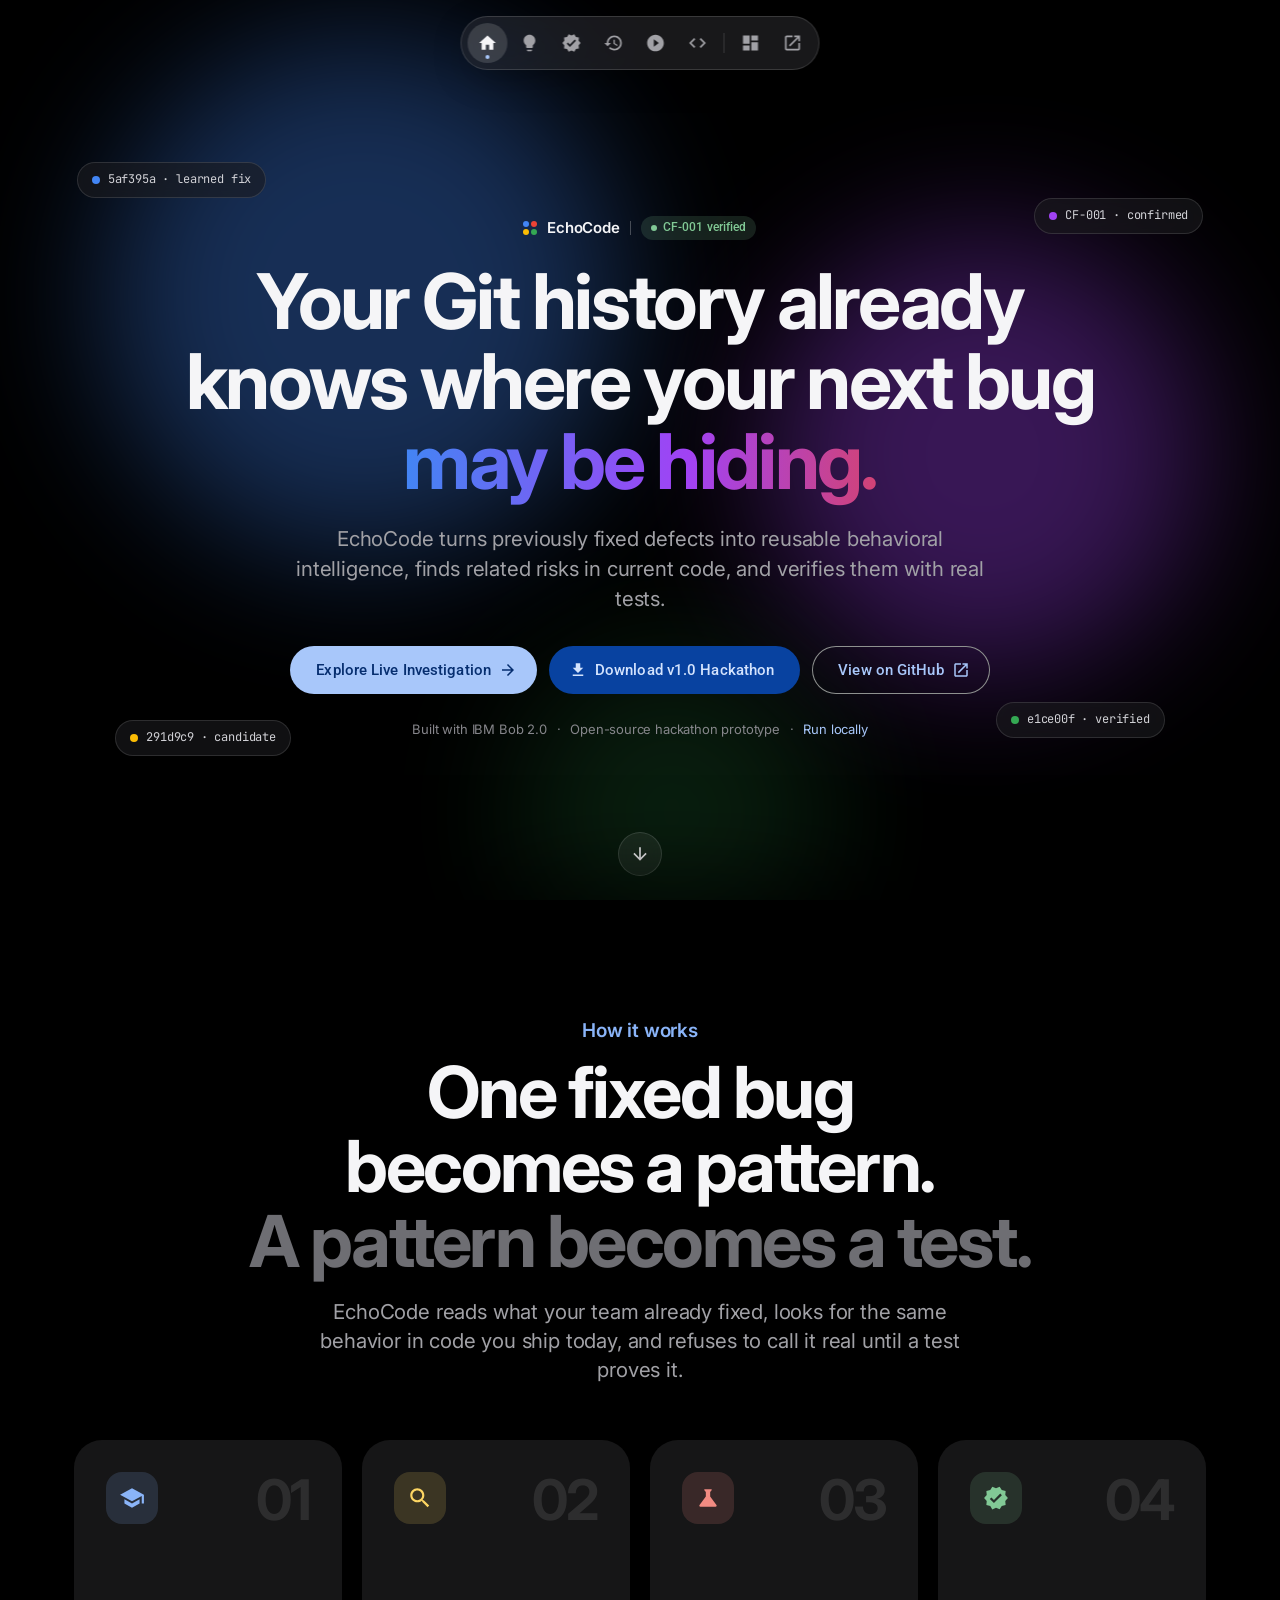
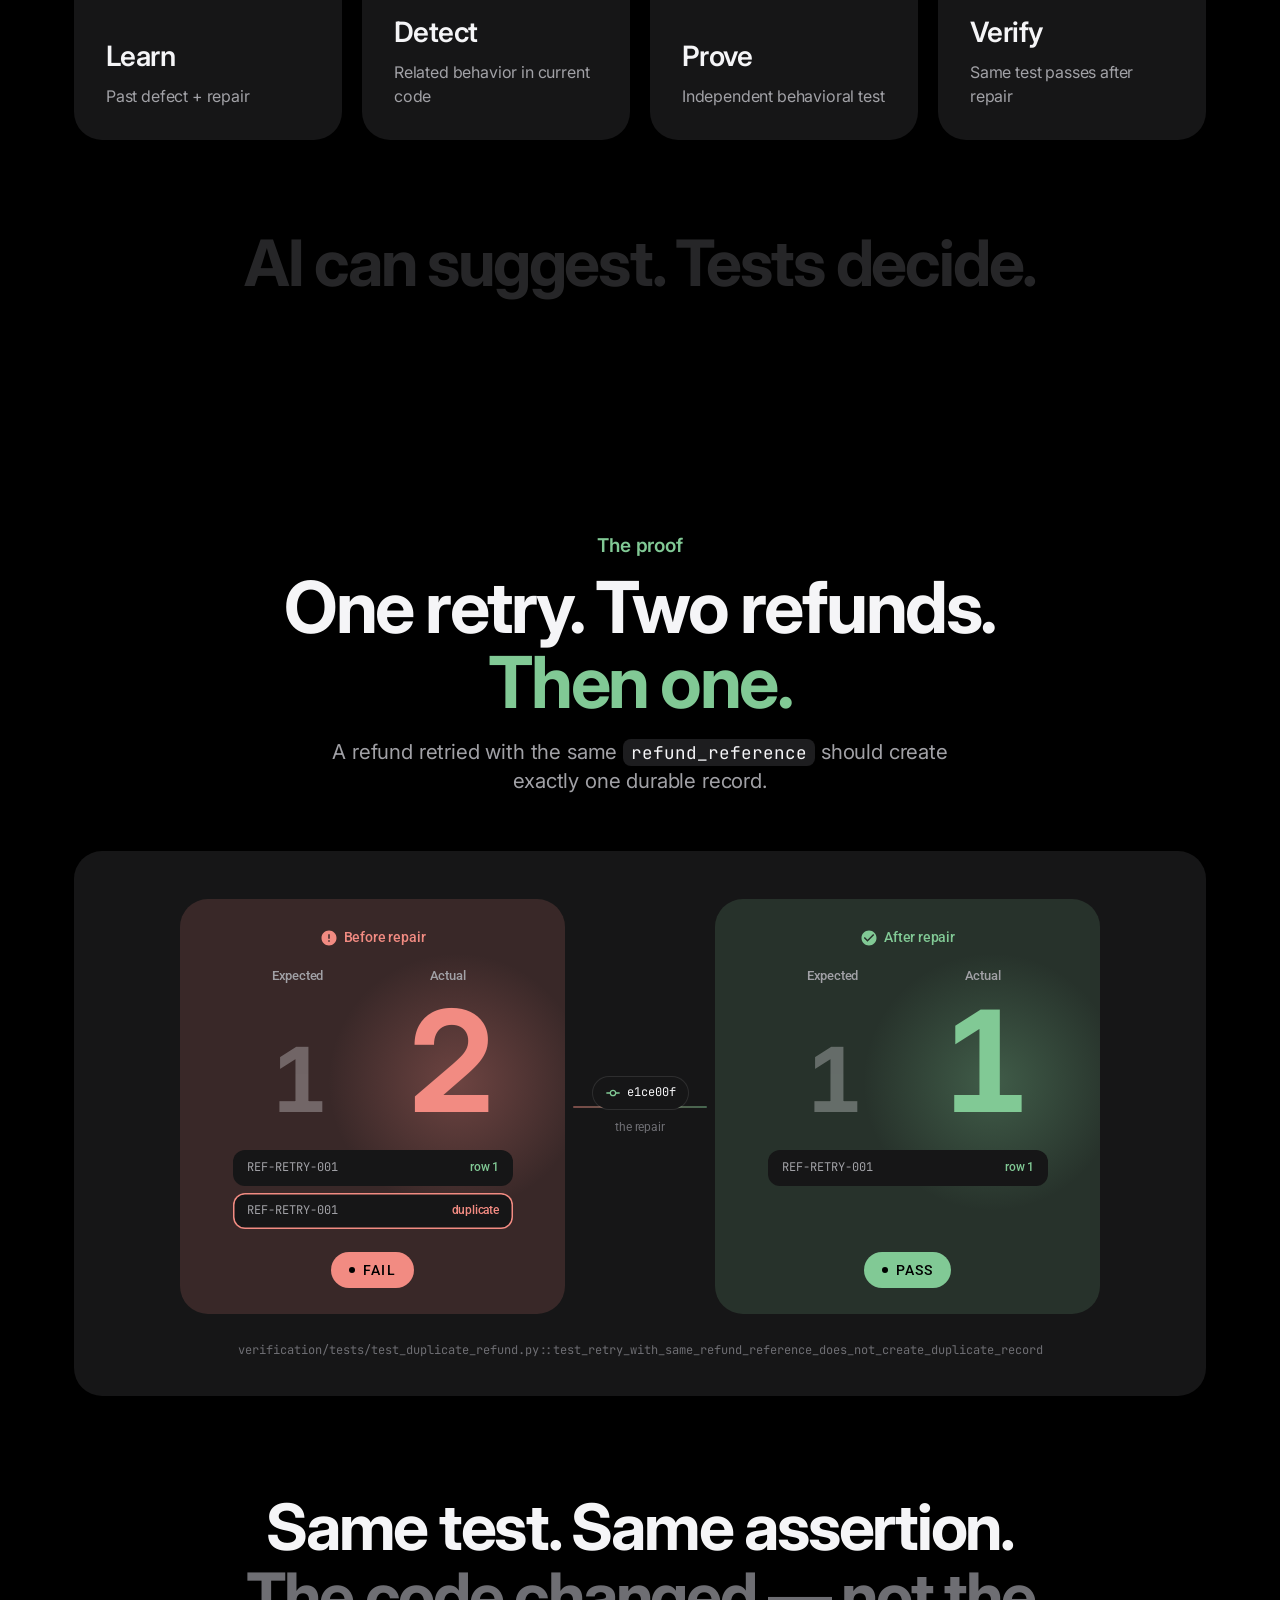
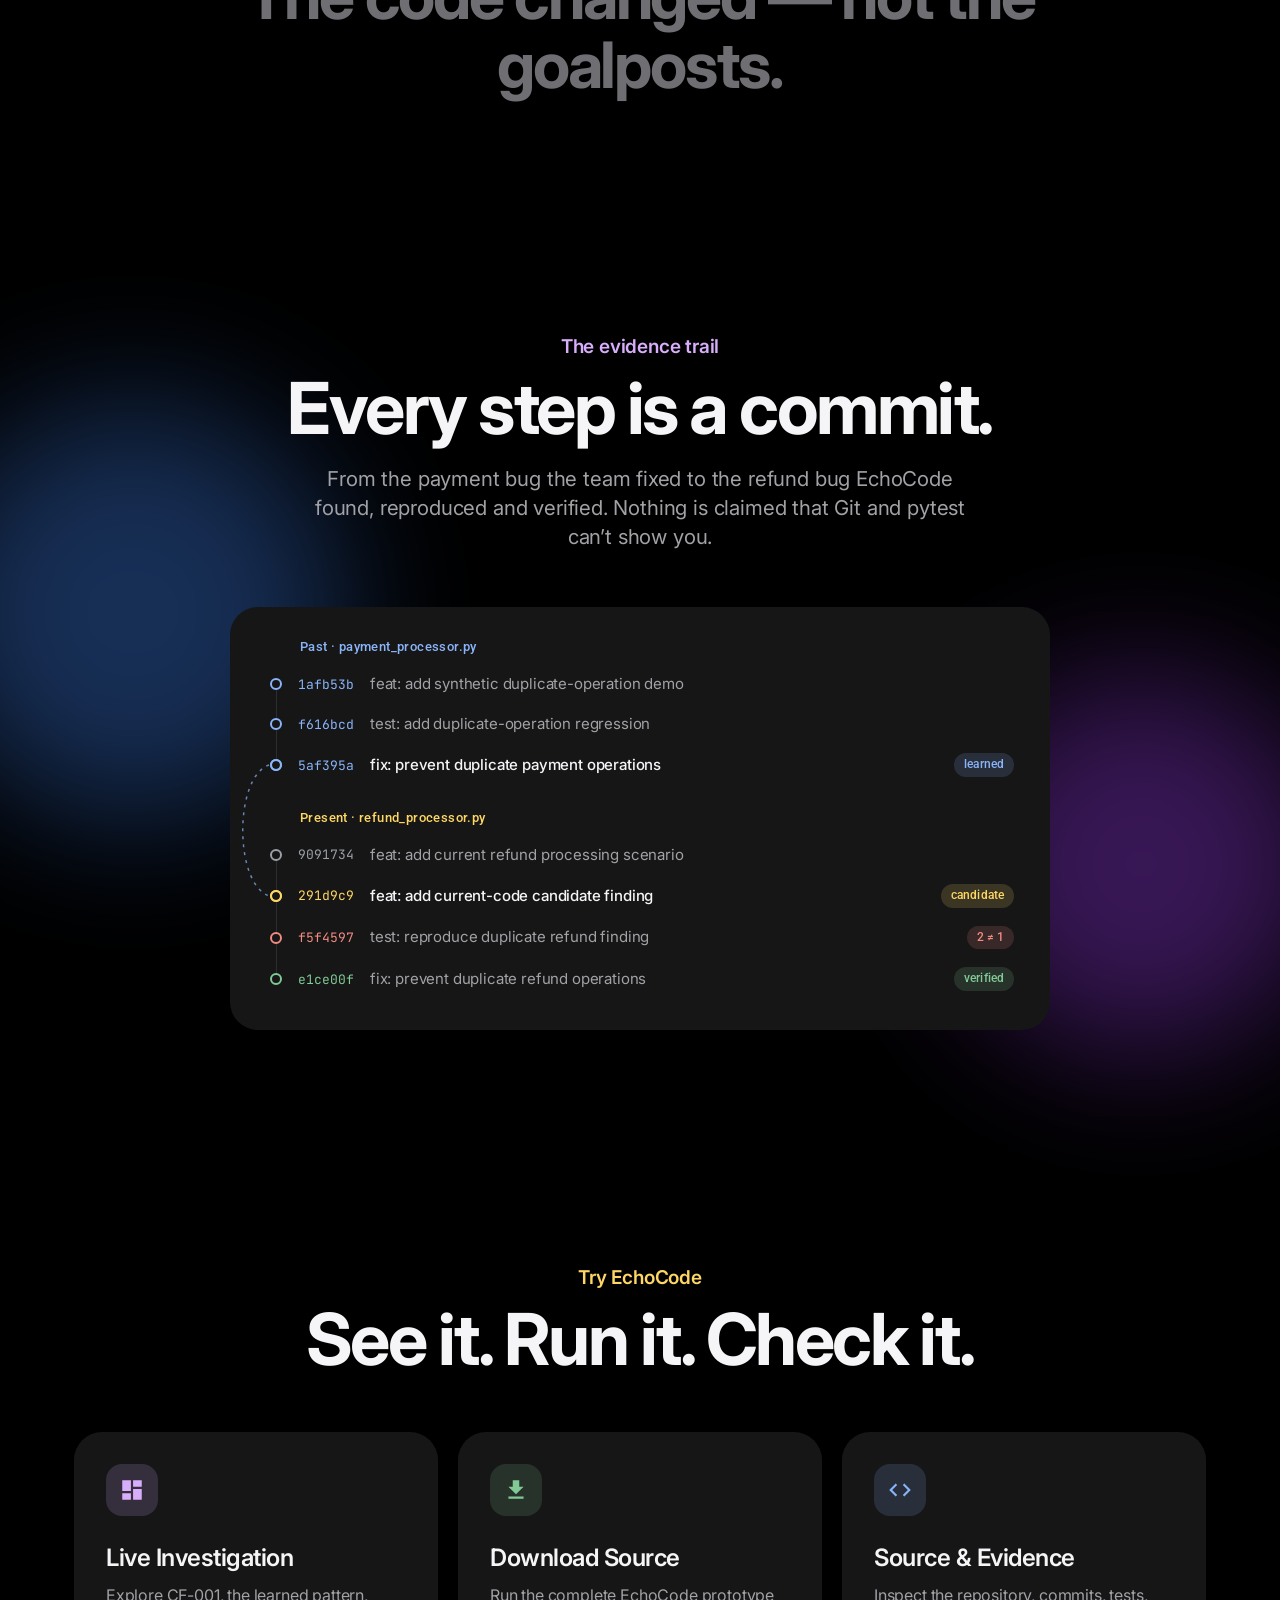
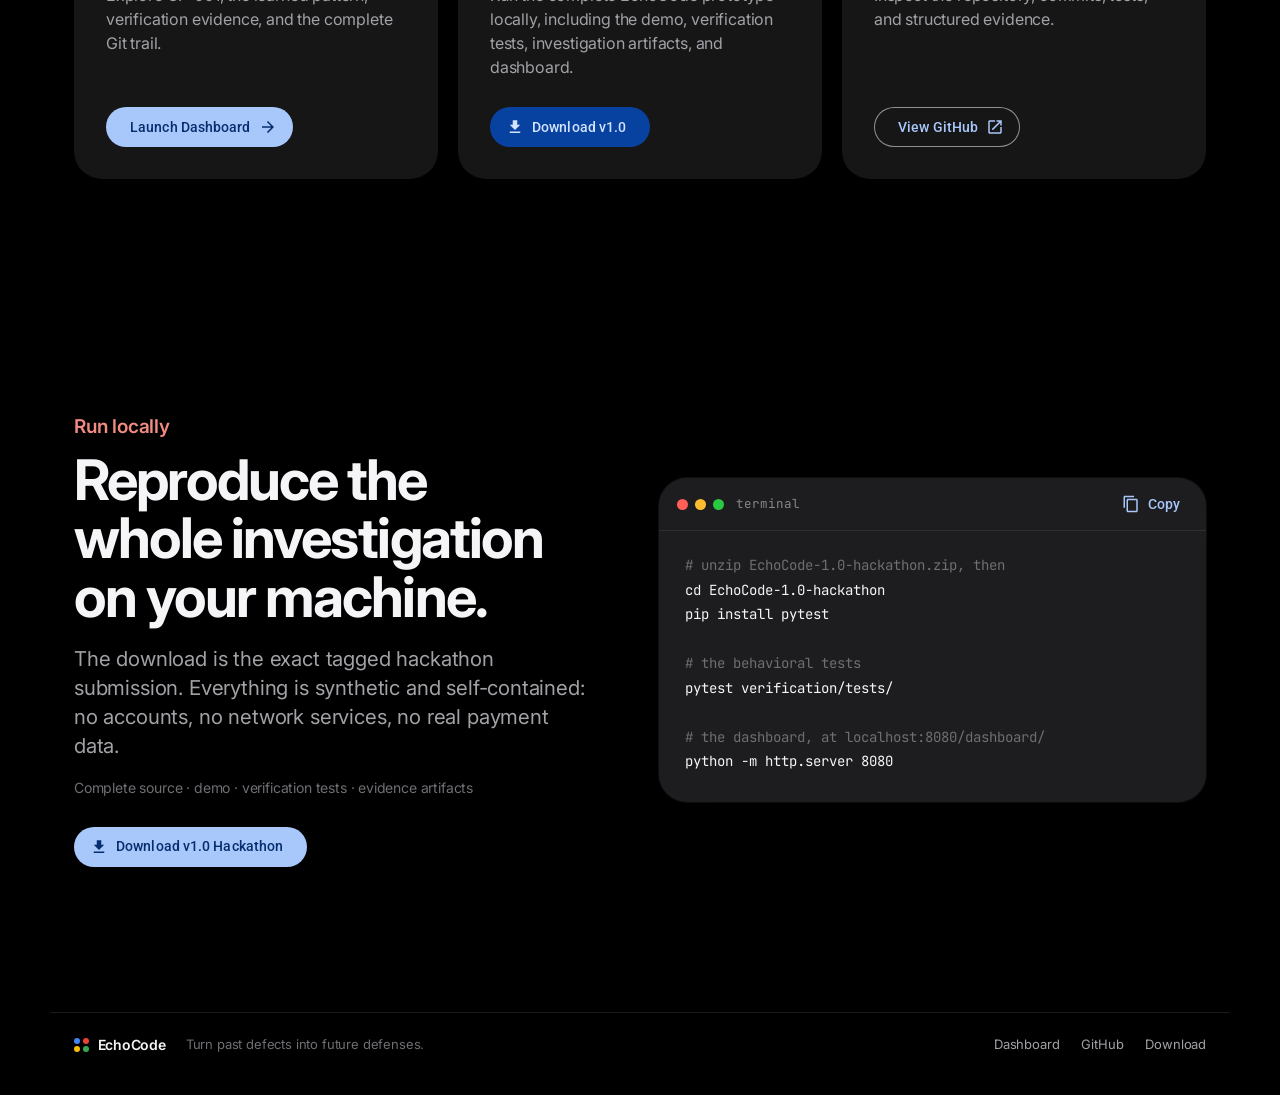
<file: index.html>
<!doctype html>
<html lang="en" data-theme="dark">
<head>
  <meta charset="utf-8" />
  <meta name="viewport" content="width=device-width, initial-scale=1" />
  <title>EchoCode — Turn past defects into future defenses</title>
  <meta name="description" content="EchoCode turns previously fixed defects into reusable behavioral intelligence, finds related risks in current code, and verifies them with real tests." />
  <meta name="theme-color" content="#000000" />
  <link rel="preconnect" href="https://fonts.googleapis.com" />
  <link rel="preconnect" href="https://fonts.gstatic.com" crossorigin />
  <link rel="stylesheet" href="https://fonts.googleapis.com/css2?family=Inter:wght@400;500;600;700&family=Roboto:wght@500&family=JetBrains+Mono:wght@400;500&display=swap" />
  <link rel="stylesheet" href="landing/landing.css" />
  <script>document.documentElement.classList.add('js');</script>
</head>
<body>

  <!-- Material icon paths (same set as the dashboard) -->
  <svg width="0" height="0" style="position:absolute" aria-hidden="true">
    <symbol id="i-arrow" viewBox="0 0 24 24"><path d="M12 4l-1.41 1.41L16.17 11H4v2h12.17l-5.58 5.59L12 20l8-8z" /></symbol>
    <symbol id="i-down" viewBox="0 0 24 24"><path d="M20 12l-1.41-1.41L13 16.17V4h-2v12.17l-5.58-5.59L4 12l8 8 8-8z" /></symbol>
    <symbol id="i-download" viewBox="0 0 24 24"><path d="M5 20h14v-2H5v2zM19 9h-4V3H9v6H5l7 7 7-7z" /></symbol>
    <symbol id="i-open" viewBox="0 0 24 24"><path d="M19 19H5V5h7V3H5c-1.11 0-2 .9-2 2v14c0 1.1.89 2 2 2h14c1.1 0 2-.9 2-2v-7h-2v7zM14 3v2h3.59l-9.83 9.83 1.41 1.41L19 6.41V10h2V3h-7z" /></symbol>
    <symbol id="i-school" viewBox="0 0 24 24"><path d="M5 13.18v4L12 21l7-3.82v-4L12 17l-7-3.82zM12 3L1 9l11 6 9-4.91V17h2V9L12 3z" /></symbol>
    <symbol id="i-search" viewBox="0 0 24 24"><path d="M15.5 14h-.79l-.28-.27C15.41 12.59 16 11.11 16 9.5 16 5.91 13.09 3 9.5 3S3 5.91 3 9.5 5.91 16 9.5 16c1.61 0 3.09-.59 4.23-1.57l.27.28v.79l5 4.99L20.49 19l-4.99-5zm-6 0C7.01 14 5 11.99 5 9.5S7.01 5 9.5 5 14 7.01 14 9.5 11.99 14 9.5 14z" /></symbol>
    <symbol id="i-science" viewBox="0 0 24 24"><path d="M19.8 18.4L14 10.67V6.5l1.35-1.69c.26-.33.03-.81-.39-.81H9.04c-.42 0-.65.48-.39.81L10 6.5v4.17L4.2 18.4c-.49.66-.02 1.6.8 1.6h14c.82 0 1.29-.94.8-1.6z" /></symbol>
    <symbol id="i-verified" viewBox="0 0 24 24"><path d="M23 12l-2.44-2.79.34-3.69-3.61-.82-1.89-3.2L12 2.96 8.6 1.5 6.71 4.69 3.1 5.5l.34 3.7L1 12l2.44 2.79-.34 3.7 3.61.82L8.6 22.5l3.4-1.47 3.4 1.46 1.89-3.19 3.61-.82-.34-3.69L23 12zm-12.91 4.72l-3.8-3.81 1.48-1.48 2.32 2.33 5.85-5.87 1.48 1.48-7.33 7.35z" /></symbol>
    <symbol id="i-check" viewBox="0 0 24 24"><path d="M12 2C6.48 2 2 6.48 2 12s4.48 10 10 10 10-4.48 10-10S17.52 2 12 2zm-2 15l-5-5 1.41-1.41L10 14.17l7.59-7.59L19 8l-9 9z" /></symbol>
    <symbol id="i-error" viewBox="0 0 24 24"><path d="M12 2C6.48 2 2 6.48 2 12s4.48 10 10 10 10-4.48 10-10S17.52 2 12 2zm1 15h-2v-2h2v2zm0-4h-2V7h2v6z" /></symbol>
    <symbol id="i-commit" viewBox="0 0 24 24"><path d="M16.9 11a5 5 0 0 0-9.8 0H2v2h5.1a5 5 0 0 0 9.8 0H22v-2h-5.1zM12 15c-1.66 0-3-1.34-3-3s1.34-3 3-3 3 1.34 3 3-1.34 3-3 3z" /></symbol>
    <symbol id="i-dash" viewBox="0 0 24 24"><path d="M3 13h8V3H3v10zm0 8h8v-6H3v6zm10 0h8V11h-8v10zm0-18v6h8V3h-8z" /></symbol>
    <symbol id="i-code" viewBox="0 0 24 24"><path d="M9.4 16.6L4.8 12l4.6-4.6L8 6l-6 6 6 6 1.4-1.4zm5.2 0l4.6-4.6-4.6-4.6L16 6l6 6-6 6-1.4-1.4z" /></symbol>
    <symbol id="i-copy" viewBox="0 0 24 24"><path d="M16 1H4c-1.1 0-2 .9-2 2v14h2V3h12V1zm3 4H8c-1.1 0-2 .9-2 2v14c0 1.1.9 2 2 2h11c1.1 0 2-.9 2-2V7c0-1.1-.9-2-2-2zm0 16H8V7h11v14z" /></symbol>
    <symbol id="i-home" viewBox="0 0 24 24"><path d="M10 20v-6h4v6h5v-8h3L12 3 2 12h3v8z" /></symbol>
    <symbol id="i-bulb" viewBox="0 0 24 24"><path d="M9 21c0 .55.45 1 1 1h4c.55 0 1-.45 1-1v-1H9v1zm3-19C8.14 2 5 5.14 5 9c0 2.38 1.19 4.47 3 5.74V17c0 .55.45 1 1 1h6c.55 0 1-.45 1-1v-2.26c1.81-1.27 3-3.36 3-5.74 0-3.86-3.14-7-7-7z" /></symbol>
    <symbol id="i-history" viewBox="0 0 24 24"><path d="M13 3c-4.97 0-9 4.03-9 9H1l3.89 3.89.07.14L9 12H6c0-3.87 3.13-7 7-7s7 3.13 7 7-3.13 7-7 7c-1.93 0-3.68-.79-4.94-2.06l-1.42 1.42C8.27 19.99 10.51 21 13 21c4.97 0 9-4.03 9-9s-4.03-9-9-9zm-1 5v5l4.28 2.54.72-1.21-3.5-2.08V8H12z" /></symbol>
    <symbol id="i-play" viewBox="0 0 24 24"><path d="M12 2C6.48 2 2 6.48 2 12s4.48 10 10 10 10-4.48 10-10S17.52 2 12 2zm-2 14.5v-9l6 4.5-6 4.5z" /></symbol>
  </svg>

  <!-- ─── Dock (floating icon menu, same as the dashboard) ─────────────── -->
  <nav class="dock" aria-label="Sections">
    <a class="dock-item" href="#top" data-target="top" aria-label="Home (key 1)"><svg class="ic"><use href="#i-home" /></svg><span class="dock-label">Home</span></a>
    <a class="dock-item" href="#how" data-target="how" aria-label="How it works (key 2)"><svg class="ic"><use href="#i-bulb" /></svg><span class="dock-label">How it works</span></a>
    <a class="dock-item" href="#proof" data-target="proof" aria-label="Proof (key 3)"><svg class="ic"><use href="#i-verified" /></svg><span class="dock-label">Proof</span></a>
    <a class="dock-item" href="#trail" data-target="trail" aria-label="Evidence (key 4)"><svg class="ic"><use href="#i-history" /></svg><span class="dock-label">Evidence</span></a>
    <a class="dock-item" href="#explore" data-target="explore" aria-label="Try it (key 5)"><svg class="ic"><use href="#i-play" /></svg><span class="dock-label">Try it</span></a>
    <a class="dock-item" href="#run" data-target="run" aria-label="Run locally (key 6)"><svg class="ic"><use href="#i-code" /></svg><span class="dock-label">Run locally</span></a>
    <span class="dock-sep" aria-hidden="true"></span>
    <a class="dock-item" href="dashboard/" aria-label="Open dashboard"><svg class="ic"><use href="#i-dash" /></svg><span class="dock-label">Dashboard</span></a>
    <a class="dock-item" href="https://github.com/senthuran2107/EchoCode" target="_blank" rel="noopener" aria-label="GitHub (opens in a new tab)"><svg class="ic"><use href="#i-open" /></svg><span class="dock-label">GitHub</span></a>
  </nav>

  <!-- ─── Hero (pinned; the sheet slides over it) ─────────────────────── -->
  <section class="hero" id="top" data-theme="dark">
    <div class="hero-stage" aria-hidden="true">
      <div class="rings"><i></i><i></i><i></i><i></i></div>
      <div class="orb orb-blue" style="--s:520px; left:8%; top:4%"></div>
      <div class="orb orb-purple" style="--s:440px; right:6%; top:26%; animation-delay:-5s"></div>
      <div class="orb orb-green" style="--s:320px; left:40%; bottom:-8%; animation-delay:-9s"></div>
    </div>

    <div class="hero-floats" aria-hidden="true">
      <span class="float-chip fc-1"><i class="dot-blue"></i>5af395a · learned fix</span>
      <span class="float-chip fc-2"><i class="dot-yellow"></i>291d9c9 · candidate</span>
      <span class="float-chip fc-3"><i class="dot-purple"></i>CF-001 · confirmed</span>
      <span class="float-chip fc-4"><i class="dot-green"></i>e1ce00f · verified</span>
    </div>

    <div class="hero-inner">
      <p class="hero-kicker">
        <span class="logo-mark" aria-hidden="true"><i></i><i></i><i></i><i></i></span>
        EchoCode
        <span class="sep" aria-hidden="true"></span>
        <span class="badge tone-green"><span class="badge-dot"></span>CF-001 verified</span>
      </p>
      <h1 class="hero-title">
        <span class="line split">Your Git history already knows where your next bug</span>
        <span class="line grad-line"><span class="grad">may be hiding.</span></span>
      </h1>
      <p class="hero-sub">EchoCode turns previously fixed defects into reusable behavioral intelligence, finds related risks in current code, and verifies them with real tests.</p>
      <div class="hero-cta">
        <a class="gbtn gbtn-filled gbtn-lg has-icon-r" href="dashboard/">
          Explore Live Investigation
          <svg class="ic"><use href="#i-arrow" /></svg>
        </a>
        <a class="gbtn gbtn-tonal gbtn-lg has-icon" href="https://github.com/senthuran2107/EchoCode/archive/refs/tags/v1.0-hackathon.zip" download>
          <svg class="ic"><use href="#i-download" /></svg>
          Download v1.0 Hackathon
        </a>
        <a class="gbtn gbtn-outlined gbtn-lg has-icon-r" href="https://github.com/senthuran2107/EchoCode" target="_blank" rel="noopener">
          View on GitHub
          <svg class="ic"><use href="#i-open" /></svg>
        </a>
      </div>
      <p class="hero-status">Built with IBM Bob 2.0 <span class="dotsep">·</span> Open-source hackathon prototype <span class="dotsep">·</span> <a href="#run">Run locally</a></p>
    </div>

    <a class="scroll-cue" href="#how" aria-label="Scroll to how it works"><svg class="ic"><use href="#i-down" /></svg></a>
  </section>

  <main class="sheet">

    <!-- ─── How it works ─────────────────────────────────────────────── -->
    <section class="sec" id="how" data-theme="light">
      <div class="wrap">
        <header class="sec-head">
          <p class="eyebrow t-blue" data-reveal>How it works</p>
          <h2 class="sec-title" data-reveal>One fixed bug becomes a pattern.<br /><span class="dim">A pattern becomes a test.</span></h2>
          <p class="sec-sub" data-reveal>EchoCode reads what your team already fixed, looks for the same behavior in code you ship today, and refuses to call it real until a test proves it.</p>
        </header>

        <ol class="how-grid">
          <li class="card how-card tone-blue" data-reveal>
            <div class="how-top"><span class="icon-bubble"><svg class="ic"><use href="#i-school" /></svg></span><span class="how-n">01</span></div>
            <h3 class="card-title">Learn</h3>
            <p class="card-text">Past defect + repair</p>
          </li>
          <li class="card how-card tone-yellow" data-reveal>
            <div class="how-top"><span class="icon-bubble"><svg class="ic"><use href="#i-search" /></svg></span><span class="how-n">02</span></div>
            <h3 class="card-title">Detect</h3>
            <p class="card-text">Related behavior in current code</p>
          </li>
          <li class="card how-card tone-red" data-reveal>
            <div class="how-top"><span class="icon-bubble"><svg class="ic"><use href="#i-science" /></svg></span><span class="how-n">03</span></div>
            <h3 class="card-title">Prove</h3>
            <p class="card-text">Independent behavioral test</p>
          </li>
          <li class="card how-card tone-green" data-reveal>
            <div class="how-top"><span class="icon-bubble"><svg class="ic"><use href="#i-verified" /></svg></span><span class="how-n">04</span></div>
            <h3 class="card-title">Verify</h3>
            <p class="card-text">Same test passes after repair</p>
          </li>
        </ol>

        <p class="scrub" aria-label="AI can suggest. Tests decide."><span>AI</span> <span>can</span> <span>suggest.</span> <span>Tests</span> <span>decide.</span></p>
      </div>
    </section>

    <!-- ─── Proof ────────────────────────────────────────────────────── -->
    <section class="sec" id="proof" data-theme="paper">
      <div class="wrap">
        <header class="sec-head">
          <p class="eyebrow t-green" data-reveal>The proof</p>
          <h2 class="sec-title" data-reveal>One retry. Two refunds.<br /><span class="t-green">Then one.</span></h2>
          <p class="sec-sub" data-reveal>A refund retried with the same <code>refund_reference</code> should create exactly one durable record.</p>
        </header>

        <div class="card result-main" data-reveal>
          <div class="compare">
            <div class="cmp">
              <span class="cmp-label"><svg class="ic"><use href="#i-error" /></svg>Before repair</span>
              <div class="cmp-nums">
                <span class="cmp-k">Expected</span><span class="cmp-k">Actual</span>
                <span class="cmp-v">1</span><span class="compare-num">2</span>
              </div>
              <div class="dbrows">
                <div class="dbrow"><span class="mono">REF-RETRY-001</span><b>row 1</b></div>
                <div class="dbrow dup"><span class="mono">REF-RETRY-001</span><b>duplicate</b></div>
              </div>
              <span class="verdict"><span class="badge-dot"></span>FAIL</span>
            </div>

            <div class="cmp-mid" aria-hidden="true">
              <span class="cmp-line"></span>
              <span class="commit-chip"><svg class="ic"><use href="#i-commit" /></svg><span class="mono">e1ce00f</span></span>
              <span class="cmp-mid-label">the repair</span>
            </div>

            <div class="cmp cmp-good">
              <span class="cmp-label"><svg class="ic"><use href="#i-check" /></svg>After repair</span>
              <div class="cmp-nums">
                <span class="cmp-k">Expected</span><span class="cmp-k">Actual</span>
                <span class="cmp-v">1</span><span class="compare-num">1</span>
              </div>
              <div class="dbrows">
                <div class="dbrow"><span class="mono">REF-RETRY-001</span><b>row 1</b></div>
              </div>
              <span class="verdict"><span class="badge-dot"></span>PASS</span>
            </div>
          </div>
          <p class="test-id mono">verification/tests/test_duplicate_refund.py::test_retry_with_same_refund_reference_does_not_create_duplicate_record</p>
        </div>

        <p class="statement" data-reveal>Same test. Same assertion.<br /><span>The code changed — not the goalposts.</span></p>
      </div>
    </section>

    <!-- ─── Evidence trail ──────────────────────────────────────────── -->
    <section class="sec" id="trail" data-theme="dark">
      <div class="orb orb-blue" style="--s:420px; left:-6%; top:20%" aria-hidden="true"></div>
      <div class="orb orb-purple" style="--s:380px; right:-4%; bottom:10%; animation-delay:-6s" aria-hidden="true"></div>
      <div class="wrap">
        <header class="sec-head">
          <p class="eyebrow t-purple" data-reveal>The evidence trail</p>
          <h2 class="sec-title" data-reveal>Every step is a commit.</h2>
          <p class="sec-sub" data-reveal>From the payment bug the team fixed to the refund bug EchoCode found, reproduced and verified. Nothing is claimed that Git and pytest can’t show you.</p>
        </header>

        <figure class="card trail" data-reveal aria-label="The CF-001 commit trail">
          <div class="trail-body">
            <svg class="echo-arc" aria-hidden="true"><path d="" /></svg>

            <p class="trail-group t-blue">Past · payment_processor.py</p>
            <ol class="commits">
              <li class="c tone-blue"><span class="node"></span><code>1afb53b</code><span class="msg">feat: add synthetic duplicate-operation demo</span></li>
              <li class="c tone-blue"><span class="node"></span><code>f616bcd</code><span class="msg">test: add duplicate-operation regression</span></li>
              <li class="c tone-blue c-source"><span class="node ring"></span><code>5af395a</code><span class="msg">fix: prevent duplicate payment operations</span><span class="badge">learned</span></li>
            </ol>

            <p class="trail-group t-yellow">Present · refund_processor.py</p>
            <ol class="commits">
              <li class="c tone-gray"><span class="node"></span><code>9091734</code><span class="msg">feat: add current refund processing scenario</span></li>
              <li class="c tone-yellow c-target"><span class="node ring"></span><code>291d9c9</code><span class="msg">feat: add current-code candidate finding</span><span class="badge">candidate</span></li>
              <li class="c tone-red"><span class="node"></span><code>f5f4597</code><span class="msg">test: reproduce duplicate refund finding</span><span class="badge">2 ≠ 1</span></li>
              <li class="c tone-green"><span class="node"></span><code>e1ce00f</code><span class="msg">fix: prevent duplicate refund operations</span><span class="badge">verified</span></li>
            </ol>
          </div>
        </figure>
      </div>
    </section>

    <!-- ─── Explore ──────────────────────────────────────────────────── -->
    <section class="sec" id="explore" data-theme="light">
      <div class="wrap">
        <header class="sec-head">
          <p class="eyebrow t-yellow" data-reveal>Try EchoCode</p>
          <h2 class="sec-title" data-reveal>See it. Run it. Check it.</h2>
        </header>

        <div class="explore-grid">
          <article class="card explore-card tone-purple" data-reveal>
            <span class="icon-bubble"><svg class="ic"><use href="#i-dash" /></svg></span>
            <h3 class="card-title">Live Investigation</h3>
            <p class="card-text">Explore CF-001, the learned pattern, verification evidence, and the complete Git trail.</p>
            <a class="gbtn gbtn-filled has-icon-r" href="dashboard/">Launch Dashboard <svg class="ic"><use href="#i-arrow" /></svg></a>
          </article>

          <article class="card explore-card tone-green" data-reveal>
            <span class="icon-bubble"><svg class="ic"><use href="#i-download" /></svg></span>
            <h3 class="card-title">Download Source</h3>
            <p class="card-text">Run the complete EchoCode prototype locally, including the demo, verification tests, investigation artifacts, and dashboard.</p>
            <a class="gbtn gbtn-tonal has-icon" href="https://github.com/senthuran2107/EchoCode/archive/refs/tags/v1.0-hackathon.zip" download><svg class="ic"><use href="#i-download" /></svg>Download v1.0</a>
          </article>

          <article class="card explore-card tone-blue" data-reveal>
            <span class="icon-bubble"><svg class="ic"><use href="#i-code" /></svg></span>
            <h3 class="card-title">Source &amp; Evidence</h3>
            <p class="card-text">Inspect the repository, commits, tests, and structured evidence.</p>
            <a class="gbtn gbtn-outlined has-icon-r" href="https://github.com/senthuran2107/EchoCode" target="_blank" rel="noopener">View GitHub <svg class="ic"><use href="#i-open" /></svg></a>
          </article>
        </div>
      </div>
    </section>

    <!-- ─── Run locally ──────────────────────────────────────────────── -->
    <section class="sec" id="run" data-theme="paper">
      <div class="wrap run">
        <div class="run-copy">
          <p class="eyebrow t-red" data-reveal>Run locally</p>
          <h2 class="sec-title" data-reveal>Reproduce the whole investigation on your machine.</h2>
          <p class="sec-sub" data-reveal>The download is the exact tagged hackathon submission. Everything is synthetic and self-contained: no accounts, no network services, no real payment data.</p>
          <p class="run-fine" data-reveal>Complete source · demo · verification tests · evidence artifacts</p>
          <div class="run-cta" data-reveal>
            <a class="gbtn gbtn-filled has-icon" href="https://github.com/senthuran2107/EchoCode/archive/refs/tags/v1.0-hackathon.zip" download><svg class="ic"><use href="#i-download" /></svg>Download v1.0 Hackathon</a>
          </div>
        </div>

        <div class="term" data-reveal role="region" aria-label="Commands to run EchoCode locally">
          <div class="term-head">
            <span class="dots" aria-hidden="true"><i></i><i></i><i></i></span>
            <span class="mono">terminal</span>
            <button class="gbtn gbtn-text has-icon term-copy" type="button" data-copy="term-cmds"><svg class="ic"><use href="#i-copy" /></svg><span>Copy</span></button>
          </div>
<pre class="mono" id="term-cmds"><span class="cm"># unzip EchoCode-1.0-hackathon.zip, then</span>
cd EchoCode-1.0-hackathon
pip install pytest

<span class="cm"># the behavioral tests</span>
pytest verification/tests/

<span class="cm"># the dashboard, at localhost:8080/dashboard/</span>
python -m http.server 8080</pre>
        </div>
      </div>
    </section>

    <!-- ─── Footer ───────────────────────────────────────────────────── -->
    <footer class="foot" data-theme="paper">
      <div class="wrap foot-inner">
        <span class="brand">
          <span class="logo-mark" aria-hidden="true"><i></i><i></i><i></i><i></i></span>
          EchoCode
        </span>
        <span class="foot-tag">Turn past defects into future defenses.</span>
        <nav class="foot-links" aria-label="Footer">
          <a href="dashboard/">Dashboard</a>
          <a href="https://github.com/senthuran2107/EchoCode" target="_blank" rel="noopener">GitHub</a>
          <a href="https://github.com/senthuran2107/EchoCode/archive/refs/tags/v1.0-hackathon.zip" download>Download</a>
        </nav>
      </div>
    </footer>
  </main>

  <script src="landing/landing.js"></script>
</body>
</html>
</file>
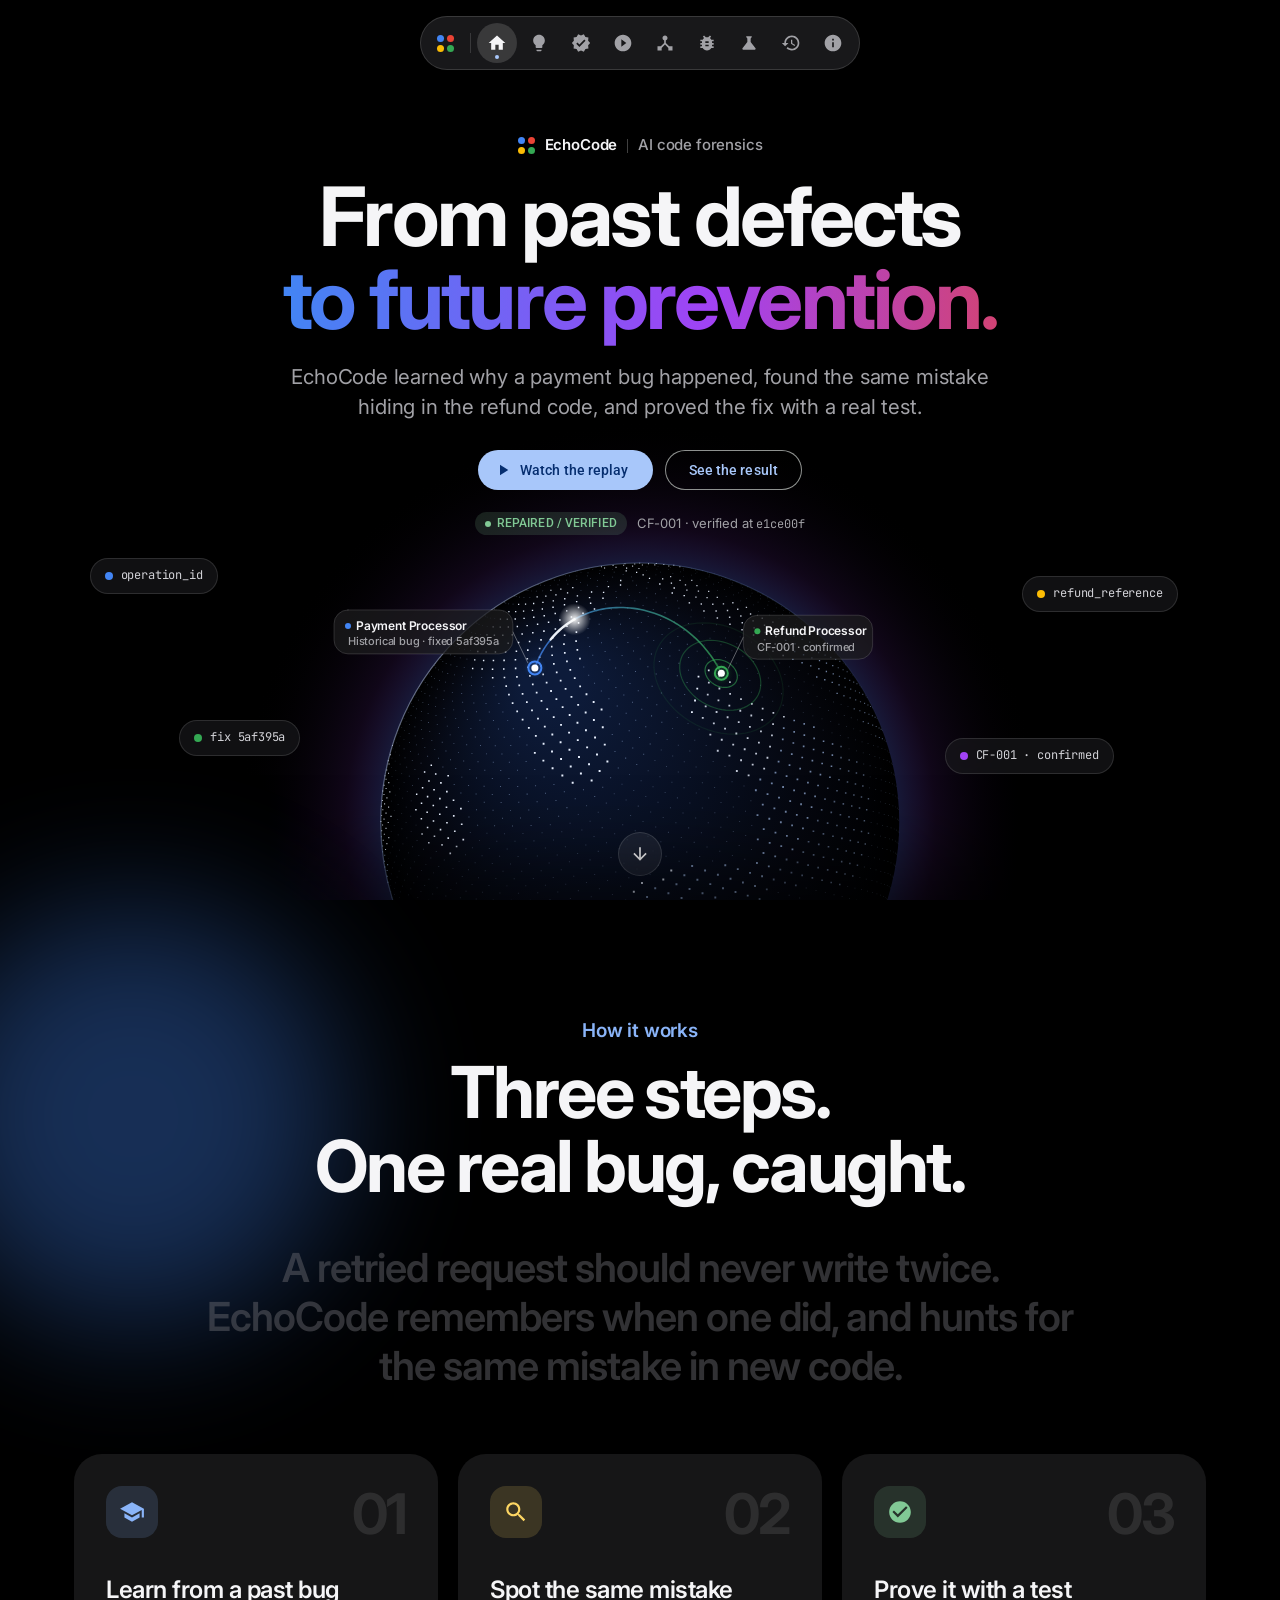
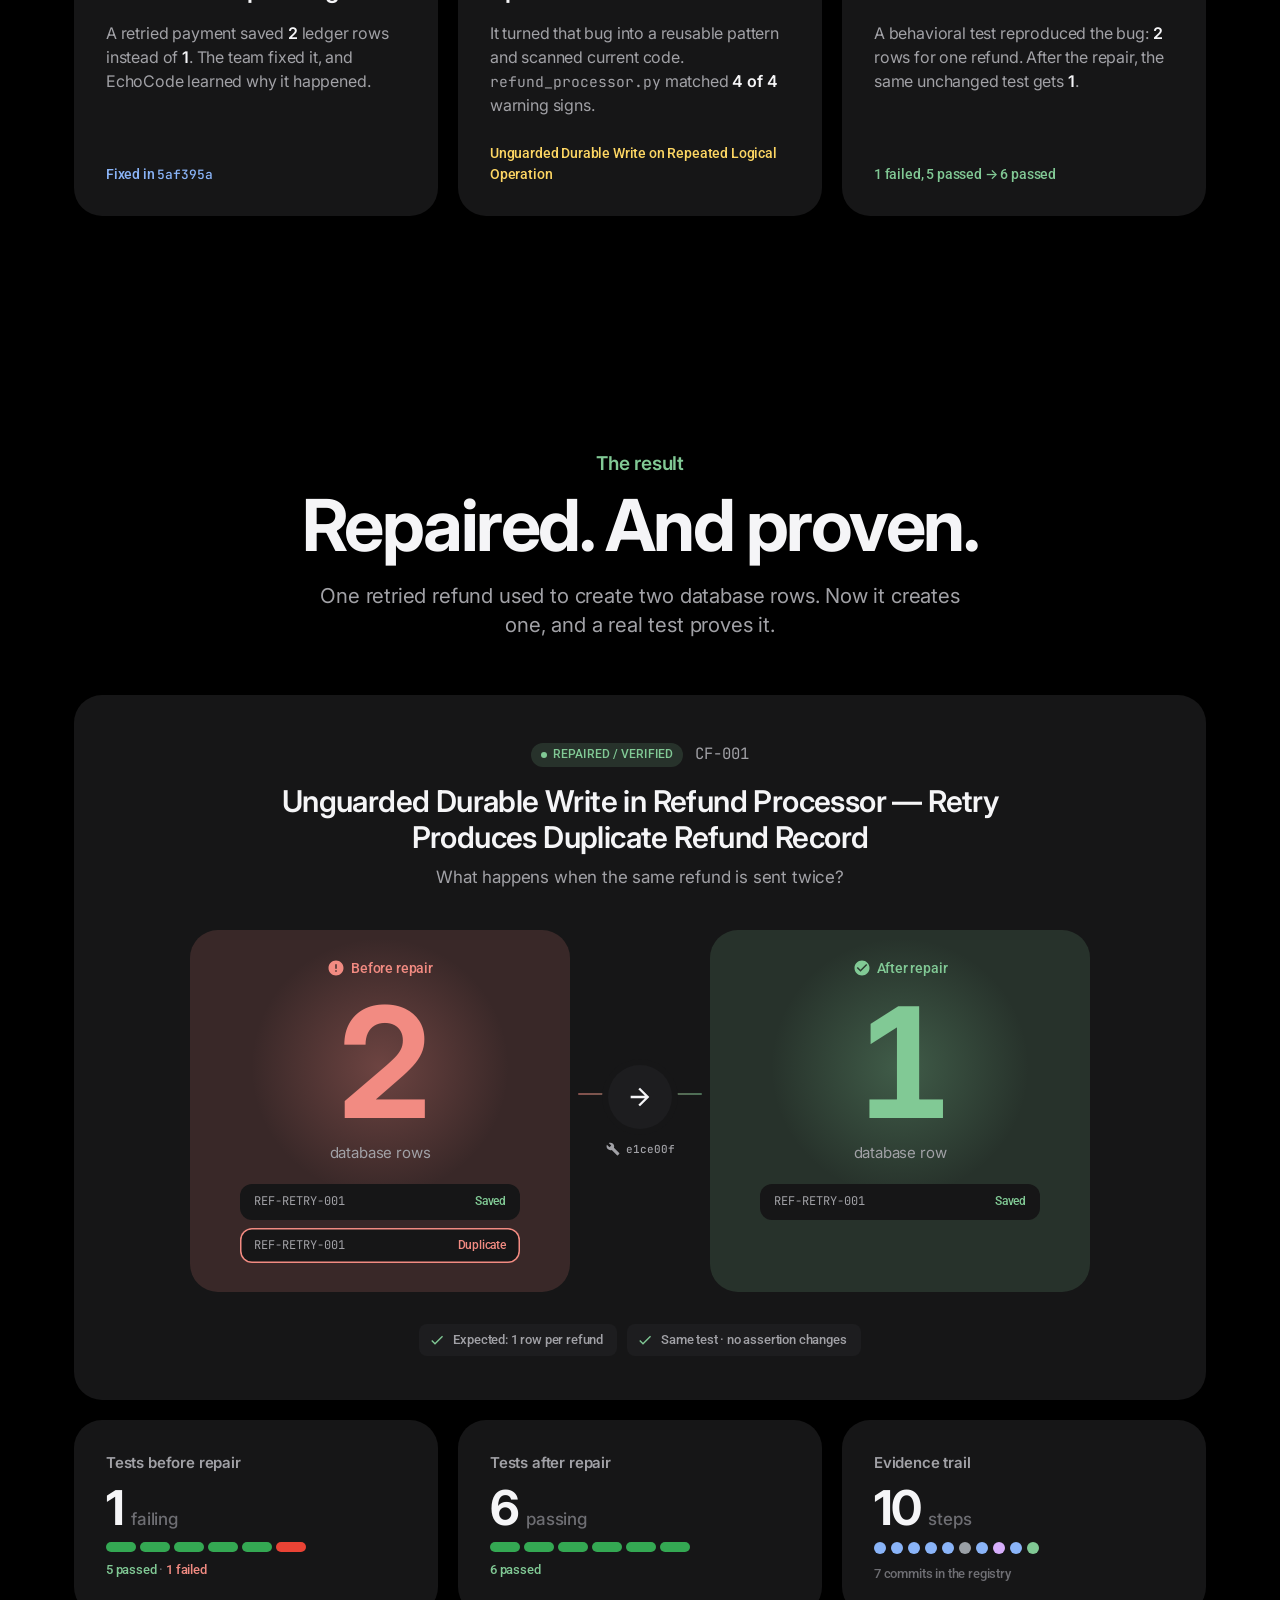
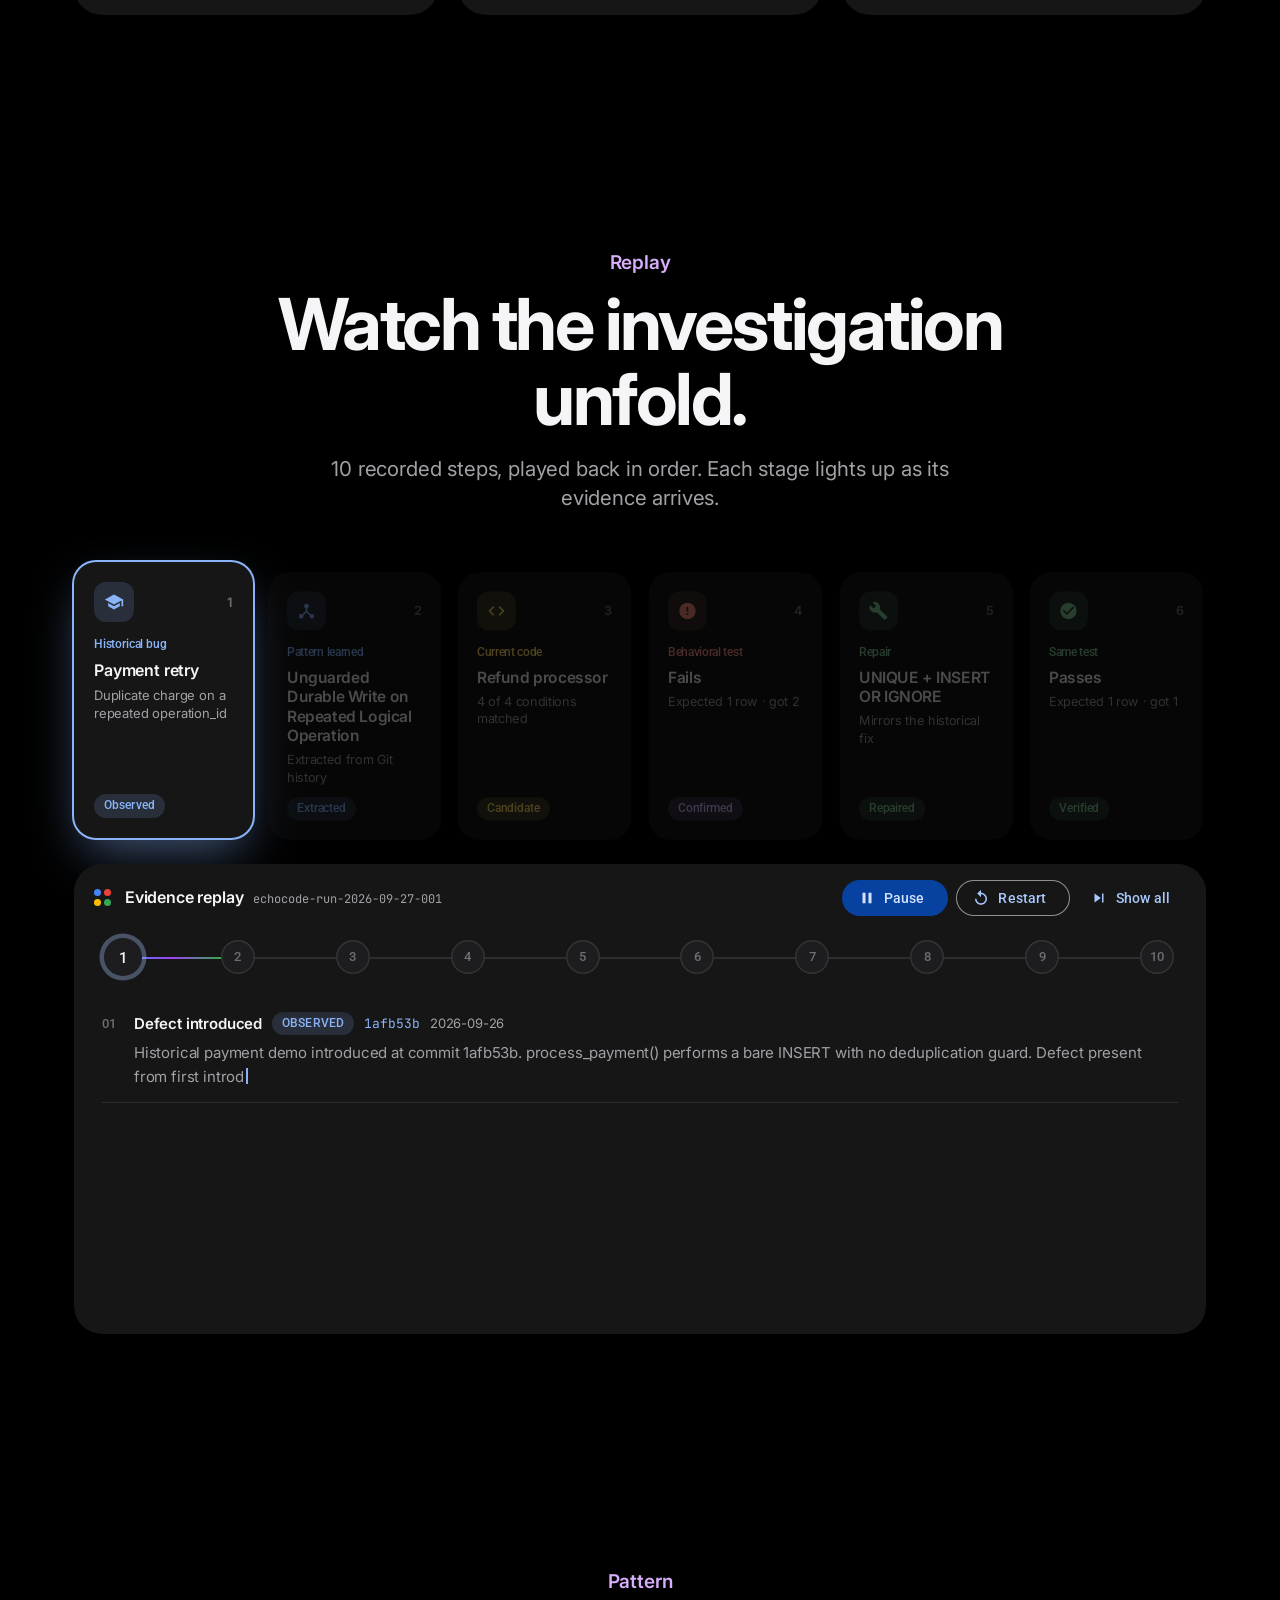
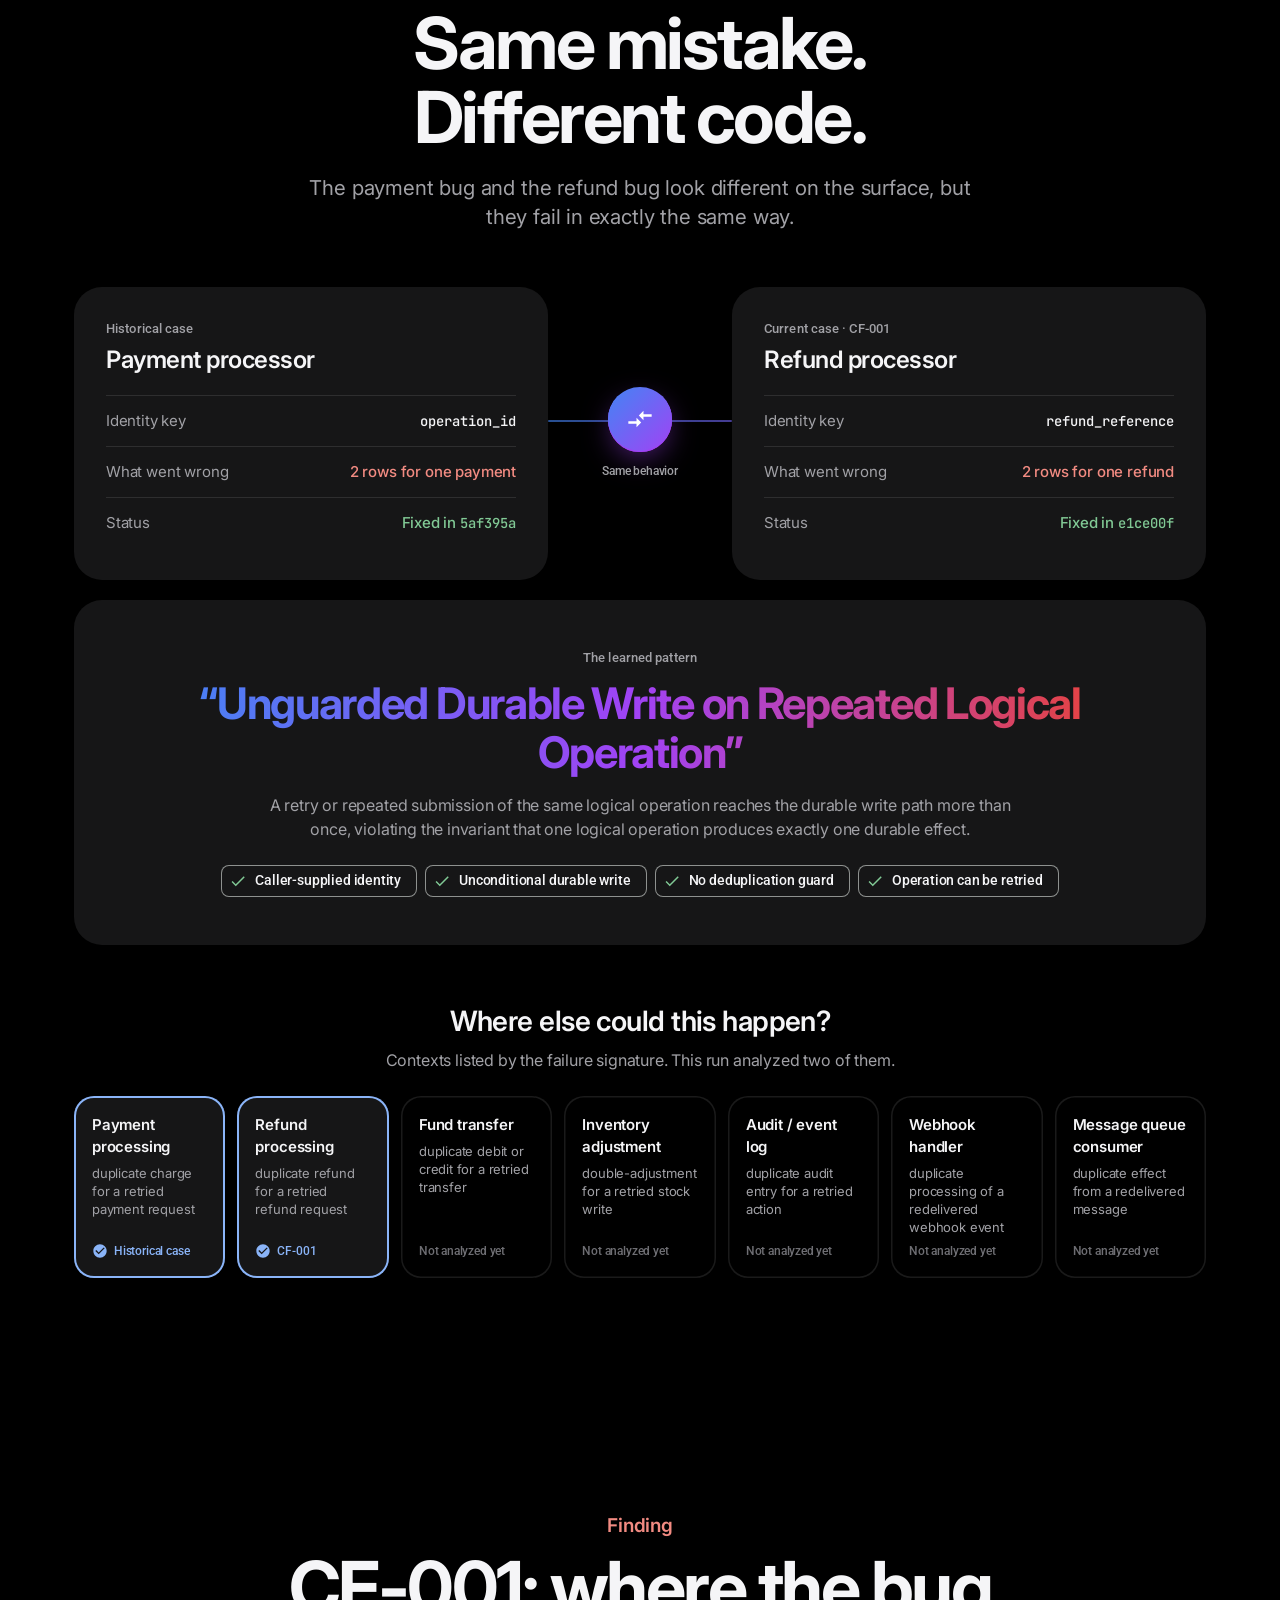
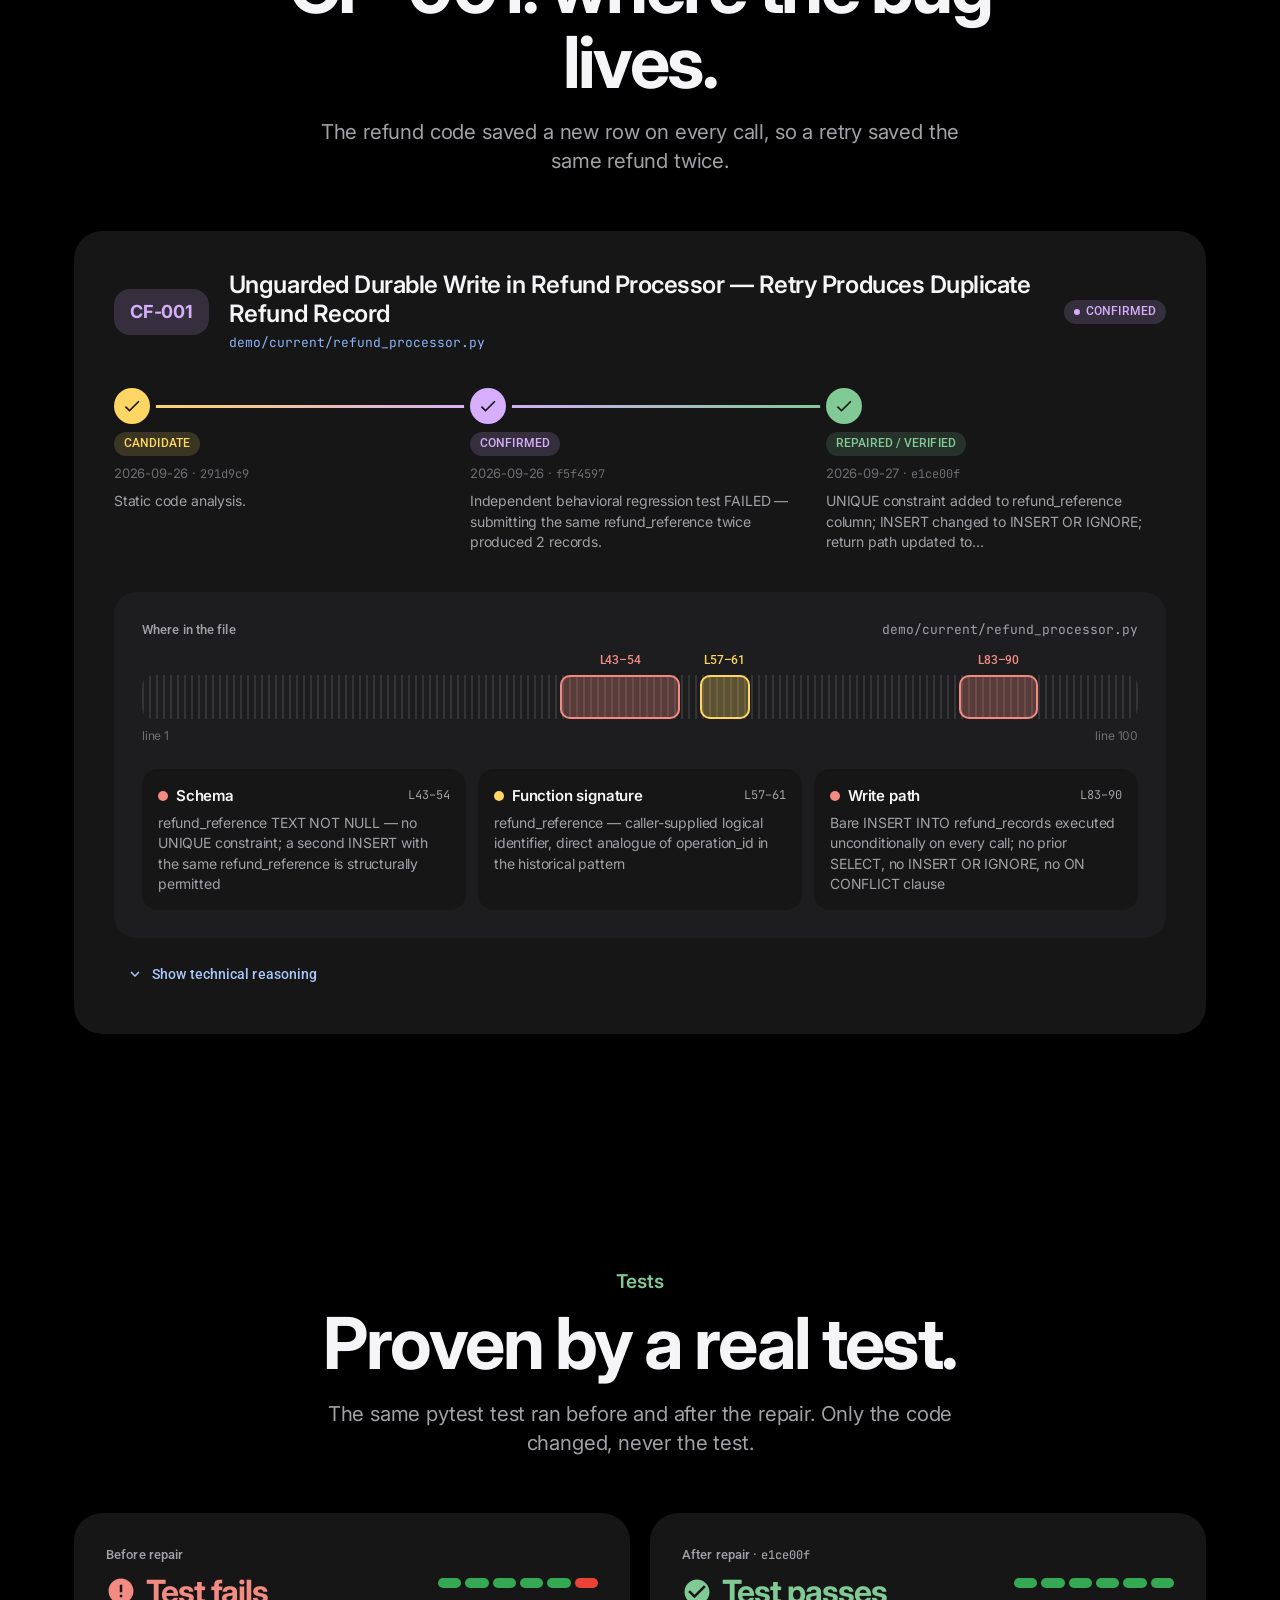
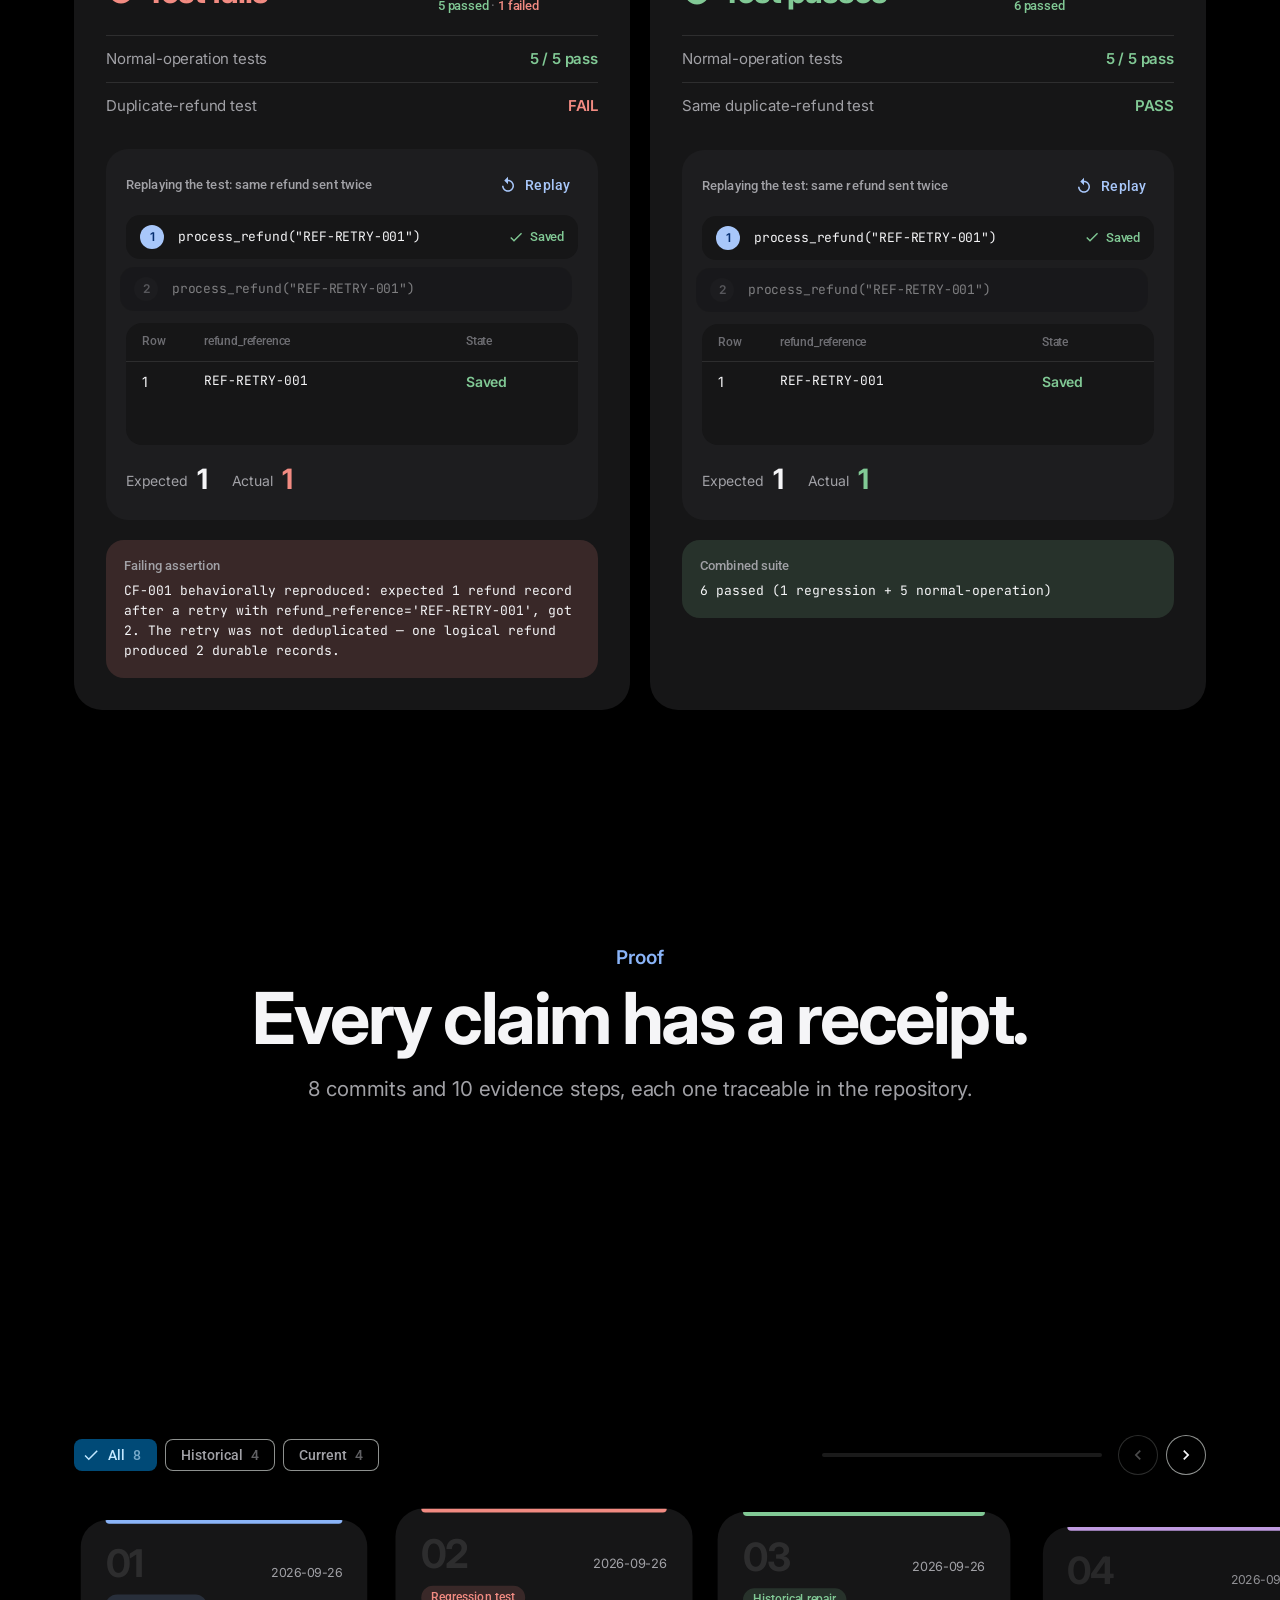
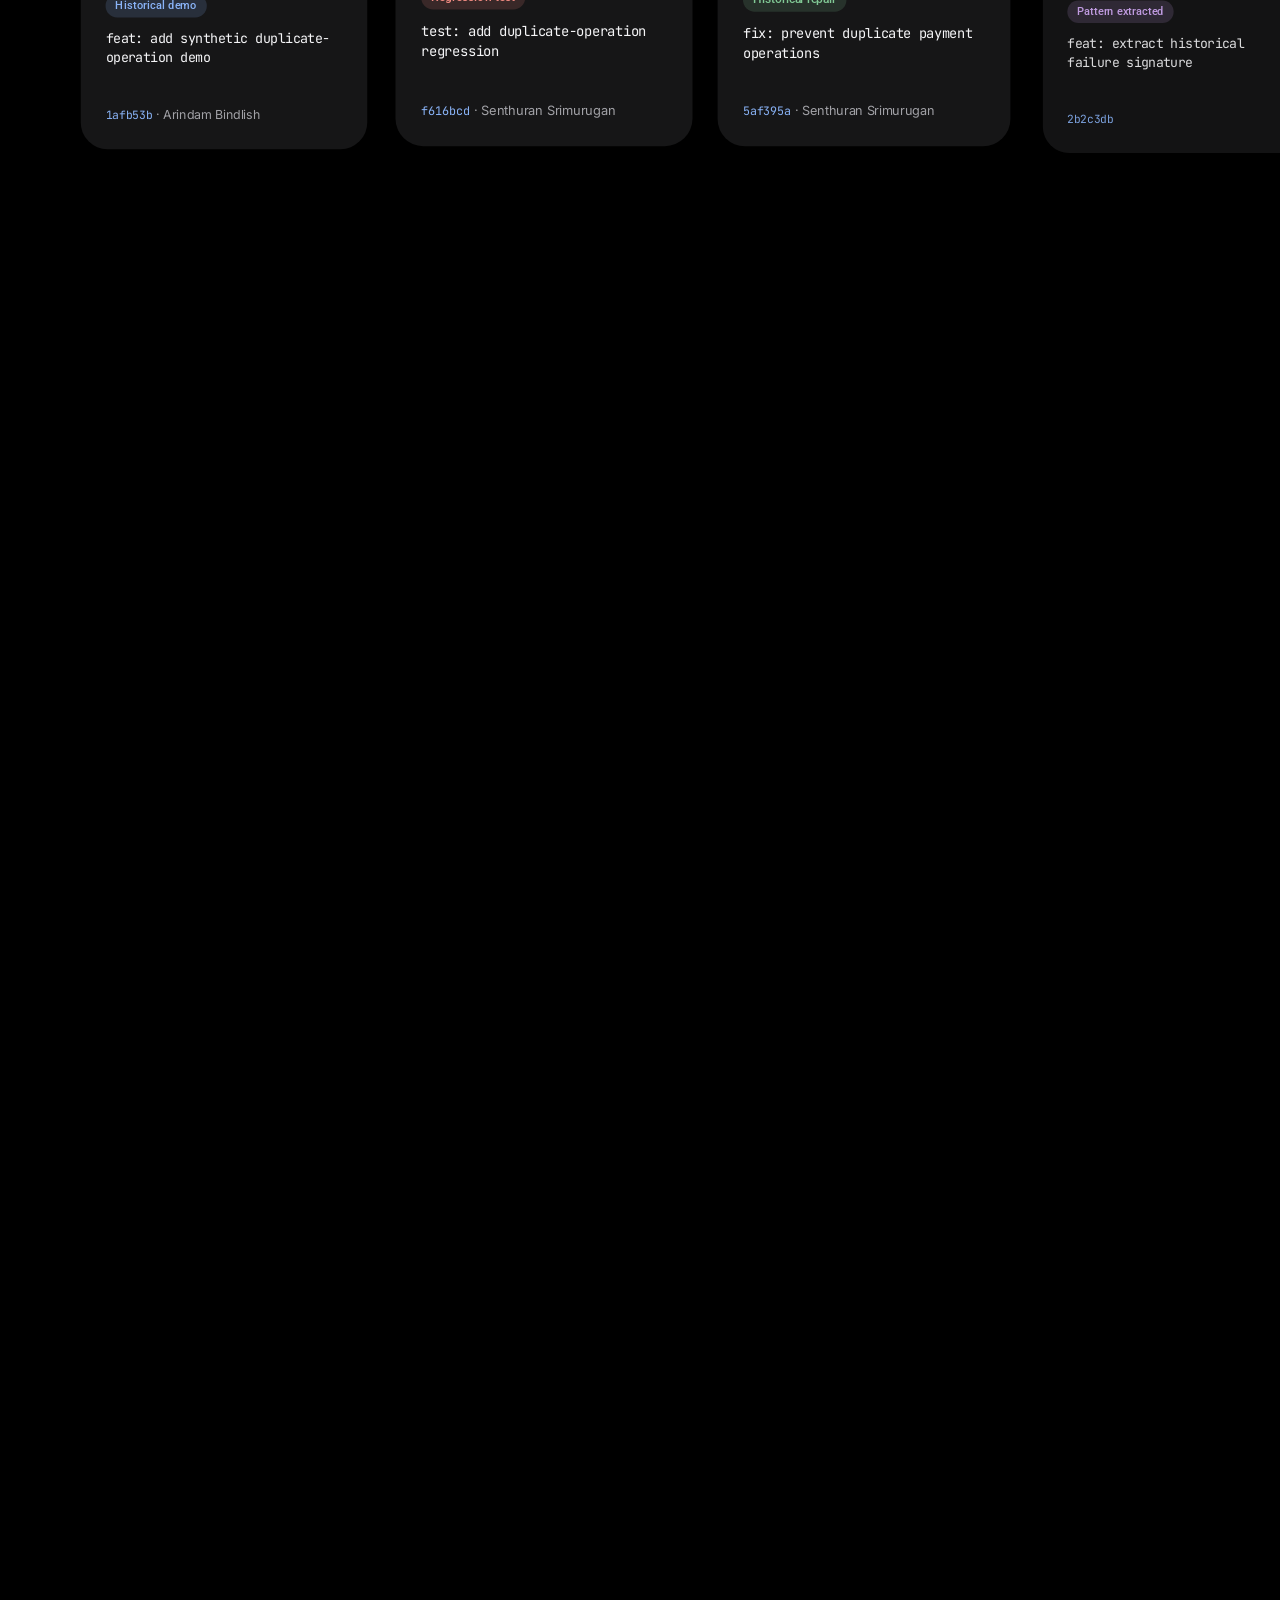
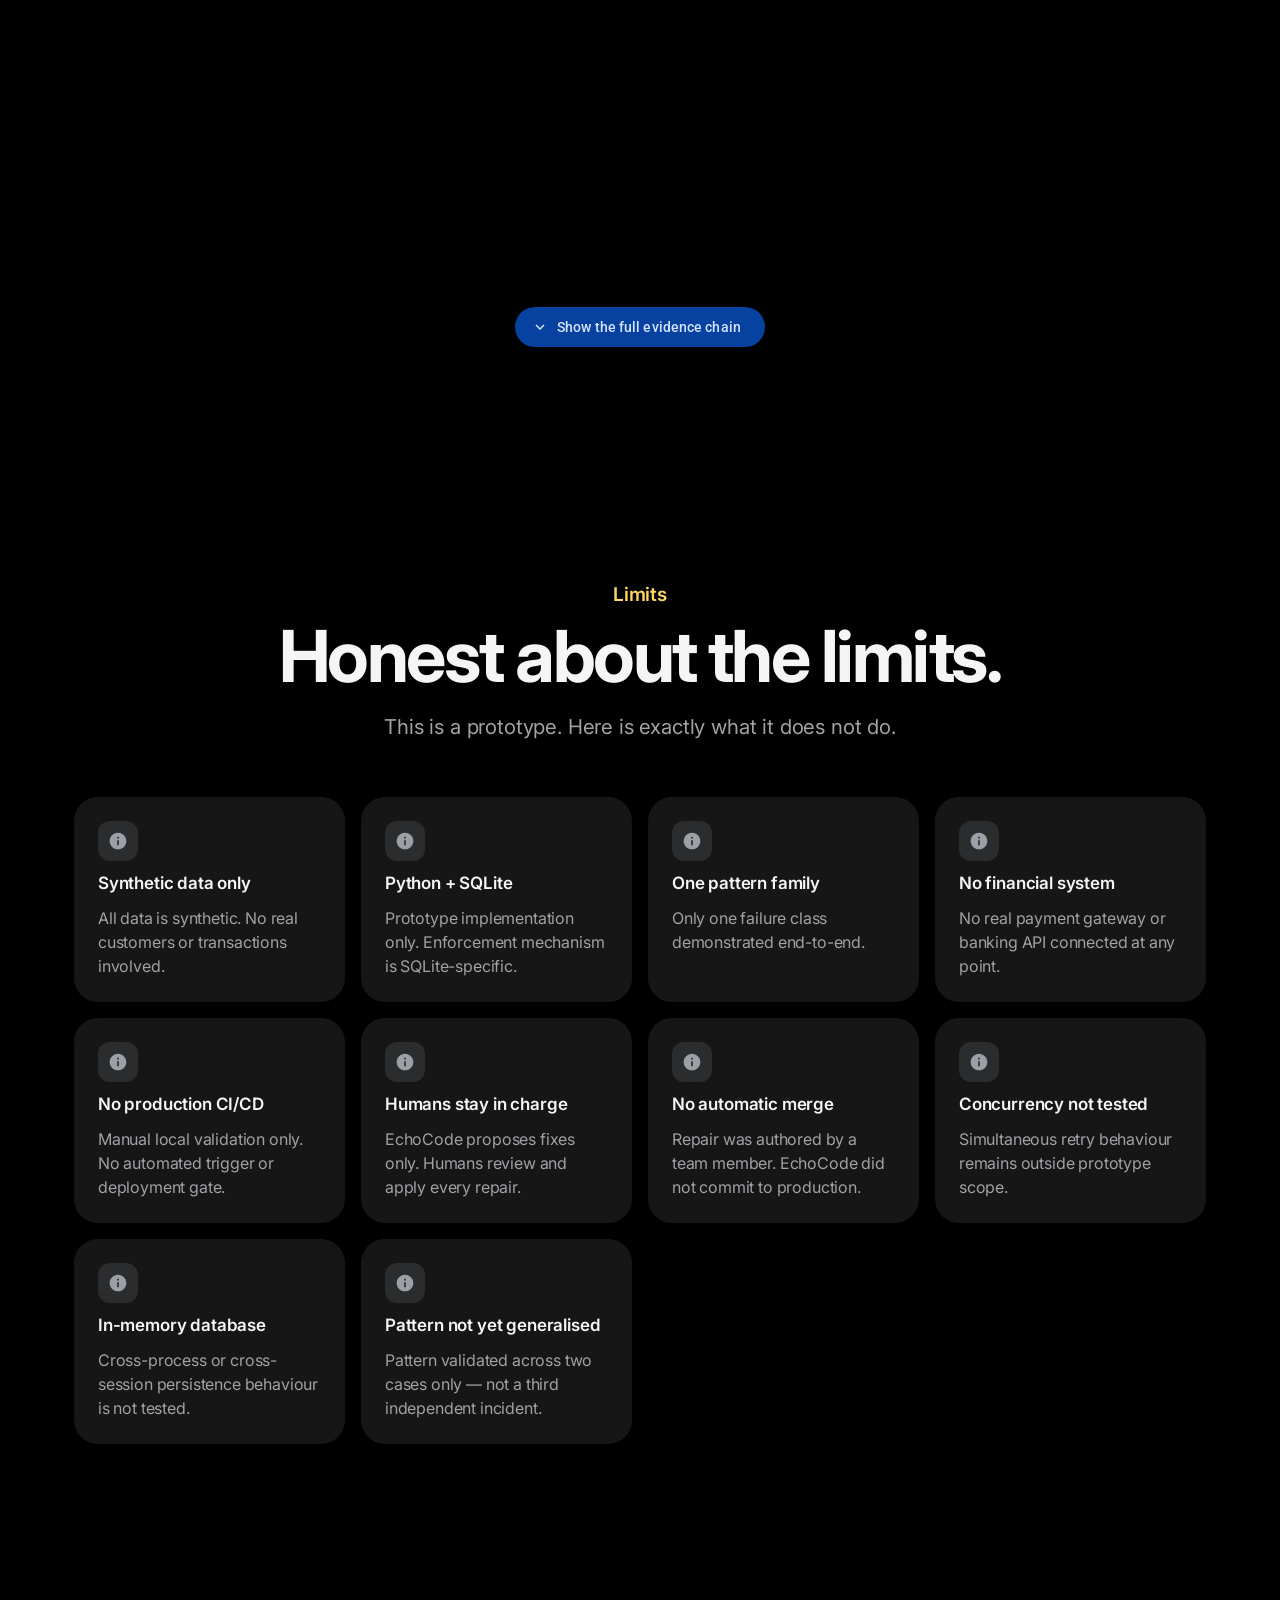
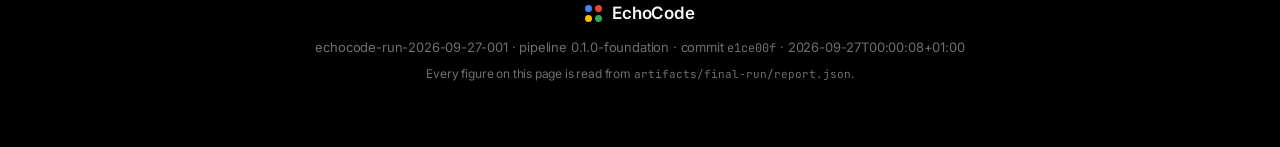
<file: dashboard/index.html>
<!DOCTYPE html>
<html lang="en" data-theme="dark">
<head>
  <meta charset="UTF-8" />
  <meta name="viewport" content="width=device-width, initial-scale=1.0" />
  <meta name="color-scheme" content="dark light" />
  <title>EchoCode — AI Code Forensics</title>
  <link rel="preconnect" href="https://fonts.googleapis.com" />
  <link rel="preconnect" href="https://fonts.gstatic.com" crossorigin />
  <link rel="stylesheet" href="https://fonts.googleapis.com/css2?family=Inter:wght@400;500;600;700&family=Roboto:wght@500&family=JetBrains+Mono:wght@400;500&display=swap" />
  <link rel="stylesheet" href="style.css" />
</head>
<body>
  <div id="app">
    <div class="boot">
      <div class="boot-logo"><span class="logo-mark" aria-hidden="true"><i></i><i></i><i></i><i></i></span>EchoCode</div>
      <div class="boot-text">Loading investigation report…</div>
    </div>
  </div>
  <script src="globe.js"></script>
  <script src="dashboard.js"></script>
</body>
</html>
</file>
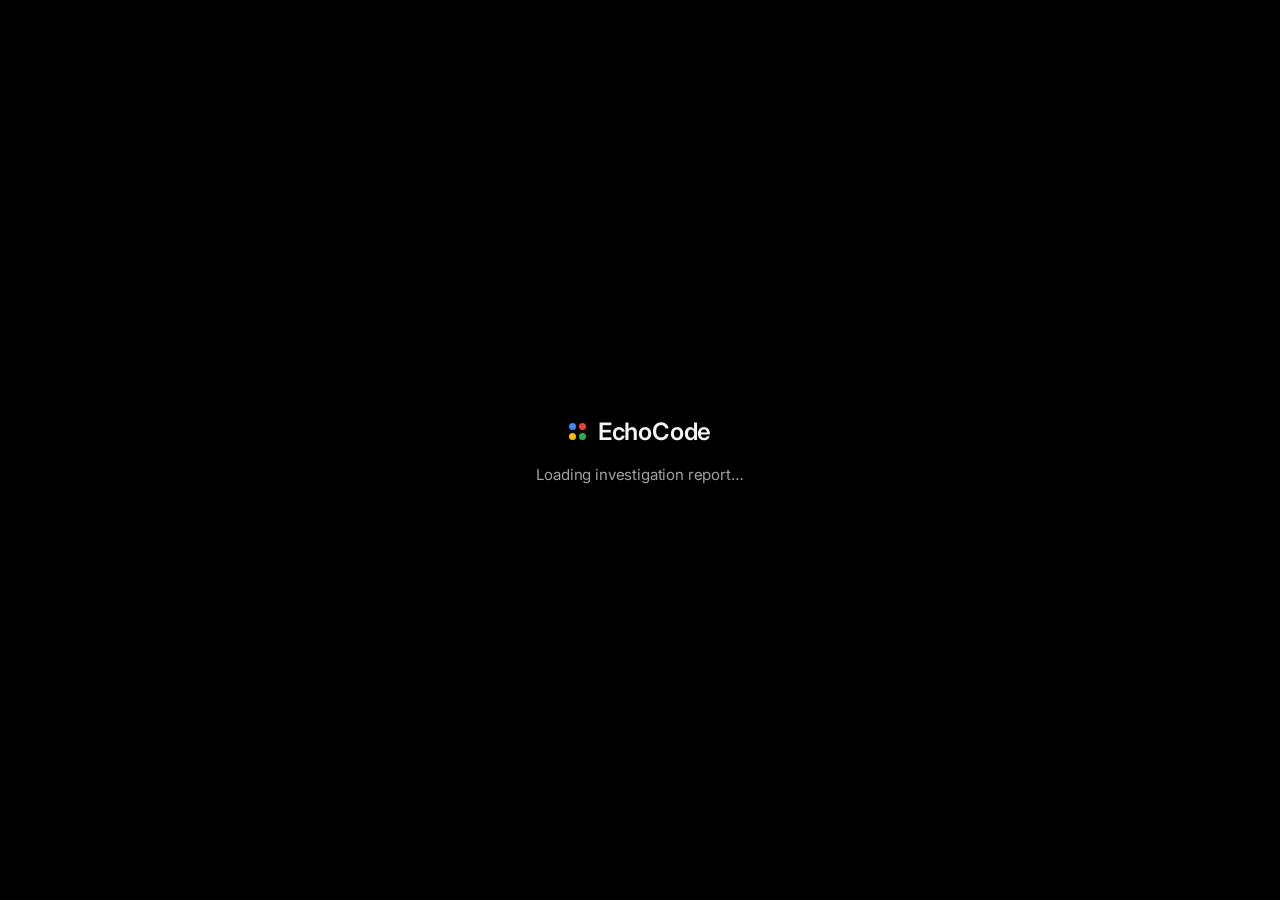
<file: dashboard/echocode-standalone.html>
<!DOCTYPE html>
<html lang="en" data-theme="dark">
<head>
  <meta charset="UTF-8" />
  <meta name="viewport" content="width=device-width, initial-scale=1.0" />
  <meta name="color-scheme" content="dark light" />
  <title>EchoCode — AI Code Forensics</title>
  <link rel="preconnect" href="https://fonts.googleapis.com" />
  <link rel="preconnect" href="https://fonts.gstatic.com" crossorigin />
  <link rel="stylesheet" href="https://fonts.googleapis.com/css2?family=Inter:wght@400;500;600;700&family=Roboto:wght@500&family=JetBrains+Mono:wght@400;500&display=swap" />
  <style>
/* ─── EchoCode Dashboard ───────────────────────────────────────────────
   Apple-style layout and type (big headlines, generous space, alternating
   black / light-grey / white sections) with Google's colour system, Material 3
   buttons and chips. Colour tokens are registered with @property so the whole
   page morphs smoothly between section themes as you scroll. */

*, *::before, *::after { box-sizing: border-box; margin: 0; padding: 0; }

/* ─── Animatable colour tokens ──────────────────────────────────────── */
@property --bg        { syntax: '<color>'; inherits: true; initial-value: #000; }
@property --fg        { syntax: '<color>'; inherits: true; initial-value: #f5f5f7; }
@property --fg2       { syntax: '<color>'; inherits: true; initial-value: #a1a1a6; }
@property --fg3       { syntax: '<color>'; inherits: true; initial-value: #6e6e73; }
@property --card      { syntax: '<color>'; inherits: true; initial-value: #161617; }
@property --card2     { syntax: '<color>'; inherits: true; initial-value: #1d1d1f; }
@property --hair      { syntax: '<color>'; inherits: true; initial-value: rgba(255,255,255,.1); }
@property --shadow    { syntax: '<color>'; inherits: true; initial-value: rgba(0,0,0,0); }
@property --glow      { syntax: '<color>'; inherits: true; initial-value: rgba(138,180,248,.9); }
@property --dock      { syntax: '<color>'; inherits: true; initial-value: rgba(44,44,48,.55); }
@property --dock-line { syntax: '<color>'; inherits: true; initial-value: rgba(255,255,255,.14); }
@property --dock-on   { syntax: '<color>'; inherits: true; initial-value: rgba(255,255,255,.14); }
@property --btn       { syntax: '<color>'; inherits: true; initial-value: #a8c7fa; }
@property --on-btn    { syntax: '<color>'; inherits: true; initial-value: #062e6f; }
@property --tonal     { syntax: '<color>'; inherits: true; initial-value: #0842a0; }
@property --on-tonal  { syntax: '<color>'; inherits: true; initial-value: #d3e3fd; }
@property --outline   { syntax: '<color>'; inherits: true; initial-value: #8e918f; }
@property --link      { syntax: '<color>'; inherits: true; initial-value: #a8c7fa; }
@property --chip-on   { syntax: '<color>'; inherits: true; initial-value: #004a77; }
@property --on-chip   { syntax: '<color>'; inherits: true; initial-value: #c2e7ff; }
@property --t-blue    { syntax: '<color>'; inherits: true; initial-value: #8ab4f8; }
@property --t-green   { syntax: '<color>'; inherits: true; initial-value: #81c995; }
@property --t-red     { syntax: '<color>'; inherits: true; initial-value: #f28b82; }
@property --t-yellow  { syntax: '<color>'; inherits: true; initial-value: #fdd663; }
@property --t-purple  { syntax: '<color>'; inherits: true; initial-value: #d7aefb; }
@property --t-gray    { syntax: '<color>'; inherits: true; initial-value: #9aa0a6; }
@property --b-blue    { syntax: '<color>'; inherits: true; initial-value: rgba(138,180,248,.16); }
@property --b-green   { syntax: '<color>'; inherits: true; initial-value: rgba(129,201,149,.16); }
@property --b-red     { syntax: '<color>'; inherits: true; initial-value: rgba(242,139,130,.16); }
@property --b-yellow  { syntax: '<color>'; inherits: true; initial-value: rgba(253,214,99,.16); }
@property --b-purple  { syntax: '<color>'; inherits: true; initial-value: rgba(215,174,251,.16); }
@property --b-gray    { syntax: '<color>'; inherits: true; initial-value: rgba(154,160,166,.16); }

:root {
  /* dark (default: the page opens on the hero) */
  --bg: #000; --fg: #f5f5f7; --fg2: #a1a1a6; --fg3: #6e6e73;
  --card: #161617; --card2: #1d1d1f; --hair: rgba(255,255,255,.1);
  --shadow: rgba(0,0,0,0); --glow: rgba(138,180,248,.9);
  --dock: rgba(44,44,48,.55); --dock-line: rgba(255,255,255,.14); --dock-on: rgba(255,255,255,.14);
  --btn: #a8c7fa; --on-btn: #062e6f; --tonal: #0842a0; --on-tonal: #d3e3fd;
  --outline: #8e918f; --link: #a8c7fa; --chip-on: #004a77; --on-chip: #c2e7ff;
  --t-blue: #8ab4f8; --t-green: #81c995; --t-red: #f28b82; --t-yellow: #fdd663; --t-purple: #d7aefb; --t-gray: #9aa0a6;
  --b-blue: rgba(138,180,248,.16); --b-green: rgba(129,201,149,.16); --b-red: rgba(242,139,130,.16);
  --b-yellow: rgba(253,214,99,.16); --b-purple: rgba(215,174,251,.16); --b-gray: rgba(154,160,166,.16);

  --font: -apple-system, BlinkMacSystemFont, "SF Pro Display", "Inter", "Segoe UI", system-ui, sans-serif;
  --gfont: "Google Sans", "Google Sans Text", "Roboto", "Inter", system-ui, sans-serif;
  --mono: "SF Mono", "JetBrains Mono", ui-monospace, "Cascadia Code", monospace;
  --ease: cubic-bezier(.2,.8,.2,1);
  --spring: cubic-bezier(.34,1.56,.64,1);
  --r-card: 28px;

  transition:
    --bg .8s var(--ease), --fg .8s var(--ease), --fg2 .8s var(--ease), --fg3 .8s var(--ease),
    --card .8s var(--ease), --card2 .8s var(--ease), --hair .8s var(--ease), --shadow .8s var(--ease),
    --glow .8s var(--ease), --dock .8s var(--ease), --dock-line .8s var(--ease), --dock-on .8s var(--ease),
    --btn .8s var(--ease), --on-btn .8s var(--ease), --tonal .8s var(--ease), --on-tonal .8s var(--ease),
    --outline .8s var(--ease), --link .8s var(--ease), --chip-on .8s var(--ease), --on-chip .8s var(--ease),
    --t-blue .8s var(--ease), --t-green .8s var(--ease), --t-red .8s var(--ease), --t-yellow .8s var(--ease),
    --t-purple .8s var(--ease), --t-gray .8s var(--ease), --b-blue .8s var(--ease), --b-green .8s var(--ease),
    --b-red .8s var(--ease), --b-yellow .8s var(--ease), --b-purple .8s var(--ease), --b-gray .8s var(--ease);
}

:root[data-theme="light"], :root[data-theme="paper"] {
  --bg: #f5f5f7; --fg: #1d1d1f; --fg2: #6e6e73; --fg3: #86868b;
  --card: #ffffff; --card2: #f5f5f7; --hair: rgba(0,0,0,.08);
  --shadow: rgba(0,0,0,.08); --glow: rgba(26,115,232,.75);
  --dock: rgba(255,255,255,.62); --dock-line: rgba(0,0,0,.08); --dock-on: rgba(0,0,0,.07);
  --btn: #0b57d0; --on-btn: #ffffff; --tonal: #d3e3fd; --on-tonal: #041e49;
  --outline: #747775; --link: #0b57d0; --chip-on: #c2e7ff; --on-chip: #001d35;
  --t-blue: #1a73e8; --t-green: #188038; --t-red: #d93025; --t-yellow: #b06000; --t-purple: #9334e6; --t-gray: #5f6368;
  --b-blue: #e8f0fe; --b-green: #e6f4ea; --b-red: #fce8e6; --b-yellow: #fef7e0; --b-purple: #f3e8fd; --b-gray: #f1f3f4;
}
:root[data-theme="paper"] { --bg: #ffffff; --card: #f5f5f7; --card2: #ffffff; }

html { scroll-behavior: smooth; -webkit-text-size-adjust: 100%; }
body {
  background: var(--bg);
  color: var(--fg);
  font-family: var(--font);
  font-size: 17px;
  line-height: 1.47;
  letter-spacing: -.01em;
  -webkit-font-smoothing: antialiased;
  overflow-x: hidden;
}
::selection { background: #4285F4; color: #fff; }
.mono { font-family: var(--mono); font-size: .92em; letter-spacing: 0; }
.muted { color: var(--fg2); }
.small { font-size: 13px; }
b { font-weight: 600; }

/* tone helpers */
.t-blue { color: var(--t-blue); } .t-green { color: var(--t-green); } .t-red { color: var(--t-red); }
.t-yellow { color: var(--t-yellow); } .t-purple { color: var(--t-purple); } .t-gray { color: var(--t-gray); }
.tone-blue   { --tc: var(--t-blue);   --tb: var(--b-blue); }
.tone-green  { --tc: var(--t-green);  --tb: var(--b-green); }
.tone-red    { --tc: var(--t-red);    --tb: var(--b-red); }
.tone-yellow { --tc: var(--t-yellow); --tb: var(--b-yellow); }
.tone-purple { --tc: var(--t-purple); --tb: var(--b-purple); }
.tone-gray   { --tc: var(--t-gray);   --tb: var(--b-gray); }

.ic { width: 20px; height: 20px; fill: currentColor; flex-shrink: 0; }

/* ─── Logo mark (Google four-dot) ───────────────────────────────────── */
.logo-mark { display: inline-grid; grid-template-columns: repeat(2, 7px); gap: 3px; vertical-align: middle; }
.logo-mark i { width: 7px; height: 7px; border-radius: 50%; display: block; }
.logo-mark i:nth-child(1) { background: #4285F4; }
.logo-mark i:nth-child(2) { background: #EA4335; }
.logo-mark i:nth-child(3) { background: #FBBC04; }
.logo-mark i:nth-child(4) { background: #34A853; }

/* ─── Boot / loading ────────────────────────────────────────────────── */
.boot {
  min-height: 100vh;
  display: flex;
  flex-direction: column;
  align-items: center;
  justify-content: center;
  gap: 14px;
  background: #000;
  color: #f5f5f7;
  text-align: center;
  padding: 24px;
}
.boot-logo { font-size: 24px; font-weight: 600; display: flex; align-items: center; gap: 12px; }
.boot .logo-mark i { animation: bootDot 1.2s var(--ease) infinite; }
.boot .logo-mark i:nth-child(2) { animation-delay: .15s; }
.boot .logo-mark i:nth-child(3) { animation-delay: .45s; }
.boot .logo-mark i:nth-child(4) { animation-delay: .3s; }
@keyframes bootDot { 0%, 100% { transform: scale(1); } 50% { transform: scale(.4); opacity: .5; } }
.boot-text { color: #a1a1a6; font-size: 15px; }
.boot-error { color: #f28b82; font-weight: 600; }
.boot-help { color: #a1a1a6; font-size: 14px; max-width: 420px; }
.boot code { font-family: var(--mono); color: #f5f5f7; }

/* ─── Dock (floating translucent icon menu) ─────────────────────────── */
.dock {
  position: fixed;
  top: 16px;
  left: 50%;
  transform: translateX(-50%);
  z-index: 100;
  display: flex;
  align-items: center;
  gap: 2px;
  padding: 6px;
  border-radius: 999px;
  background: var(--dock);
  border: 1px solid var(--dock-line);
  backdrop-filter: blur(24px) saturate(180%);
  -webkit-backdrop-filter: blur(24px) saturate(180%);
  box-shadow: 0 10px 40px -12px rgba(0,0,0,.45);
  animation: dockIn .9s var(--spring) .2s both;
}
@keyframes dockIn { from { opacity: 0; transform: translate(-50%, -24px) scale(.9); } }
.dock-item {
  position: relative;
  overflow: hidden;
  display: flex;
  align-items: center;
  height: 40px;
  padding: 0 10px;
  border-radius: 999px;
  color: var(--fg2);
  text-decoration: none;
  font-family: var(--gfont);
  font-size: 14px;
  font-weight: 500;
  white-space: nowrap;
  transition: color .3s, background-color .3s, padding .45s var(--ease);
}
.dock-item .ic { transition: transform .45s var(--spring); }
.dock-label {
  display: inline-block;
  max-width: 0;
  opacity: 0;
  margin-left: 0;
  transition: max-width .5s var(--ease), opacity .3s, margin .5s var(--ease);
}
.dock-item:hover, .dock-item:focus-visible { color: var(--fg); background: var(--dock-on); padding: 0 16px 0 12px; }
.dock-item:hover .dock-label, .dock-item:focus-visible .dock-label { max-width: 140px; opacity: 1; margin-left: 8px; }
.dock-item:hover .ic { transform: scale(1.12); }
.dock-item.active { color: var(--fg); background: var(--dock-on); }
.dock-item.active::after {
  content: '';
  position: absolute;
  bottom: 4px;
  left: 50%;
  width: 4px;
  height: 4px;
  margin-left: -2px;
  border-radius: 50%;
  background: var(--link);
}
.dock-item:hover::after, .dock-item:focus-visible::after { opacity: 0; }
.dock-item:focus-visible { outline: 2px solid var(--link); outline-offset: 1px; }

/* ─── Google Material 3 buttons ─────────────────────────────────────── */
.gbtn {
  --sl: currentColor;
  position: relative;
  overflow: hidden;
  isolation: isolate;
  display: inline-flex;
  align-items: center;
  justify-content: center;
  gap: 8px;
  height: 40px;
  padding: 0 24px;
  border-radius: 20px;
  border: none;
  font-family: var(--gfont);
  font-size: 14px;
  font-weight: 500;
  letter-spacing: .1px;
  cursor: pointer;
  white-space: nowrap;
  transition: box-shadow .28s var(--ease), background-color .28s, color .28s, transform .2s var(--ease);
  -webkit-tap-highlight-color: transparent;
}
.gbtn .ic { width: 18px; height: 18px; }
.gbtn.has-icon { padding: 0 24px 0 16px; }
.gbtn::before {  /* state layer */
  content: '';
  position: absolute;
  inset: 0;
  background: var(--sl);
  opacity: 0;
  transition: opacity .2s;
  z-index: -1;
}
.gbtn:hover::before { opacity: .08; }
.gbtn:focus-visible::before, .gbtn:active::before { opacity: .12; }
.gbtn:focus-visible { outline: 2px solid var(--link); outline-offset: 2px; }
.gbtn:active { transform: scale(.98); }
.gbtn-filled { background: var(--btn); color: var(--on-btn); }
.gbtn-filled:hover { box-shadow: 0 1px 2px rgba(0,0,0,.3), 0 1px 3px 1px rgba(0,0,0,.15); }
.gbtn-tonal { background: var(--tonal); color: var(--on-tonal); }
.gbtn-tonal:hover { box-shadow: 0 1px 2px rgba(0,0,0,.3), 0 1px 3px 1px rgba(0,0,0,.15); }
.gbtn-outlined { background: transparent; color: var(--link); box-shadow: inset 0 0 0 1px var(--outline); }
.gbtn-text { background: transparent; color: var(--link); padding: 0 12px; }
.gbtn-text.has-icon { padding: 0 16px 0 12px; }
.gbtn[aria-expanded="true"] .ic { transform: rotate(180deg); }
.gbtn .ic { transition: transform .35s var(--ease); }

.icon-btn {
  position: relative;
  overflow: hidden;
  width: 40px;
  height: 40px;
  border-radius: 50%;
  border: none;
  background: transparent;
  box-shadow: inset 0 0 0 1px var(--outline);
  color: var(--fg);
  display: inline-flex;
  align-items: center;
  justify-content: center;
  cursor: pointer;
  transition: background-color .2s, opacity .2s, transform .2s var(--ease);
}
.icon-btn:hover { background: var(--dock-on); }
.icon-btn:active { transform: scale(.94); }
.icon-btn:disabled { opacity: .3; cursor: default; }
.icon-btn:focus-visible { outline: 2px solid var(--link); outline-offset: 2px; }

.ripple {
  position: absolute;
  border-radius: 50%;
  background: currentColor;
  opacity: .18;
  transform: scale(0);
  pointer-events: none;
  animation: ripple .6s var(--ease) forwards;
}
@keyframes ripple { to { transform: scale(1); opacity: 0; } }

/* Material filter chips */
.fchips { display: flex; gap: 8px; flex-wrap: wrap; }
.fchip {
  position: relative;
  overflow: hidden;
  display: inline-flex;
  align-items: center;
  gap: 0;
  height: 32px;
  padding: 0 16px;
  border-radius: 8px;
  border: none;
  box-shadow: inset 0 0 0 1px var(--outline);
  background: transparent;
  color: var(--fg2);
  font-family: var(--gfont);
  font-size: 14px;
  font-weight: 500;
  cursor: pointer;
  transition: background-color .25s, color .25s, box-shadow .25s, padding .3s var(--ease);
}
.fchip .ic { width: 0; height: 18px; opacity: 0; transition: width .3s var(--ease), opacity .2s, margin .3s var(--ease); }
.fchip em { font-style: normal; margin-left: 8px; opacity: .6; }
.fchip:hover { background: var(--dock-on); }
.fchip.on { background: var(--chip-on); color: var(--on-chip); box-shadow: none; padding-left: 8px; }
.fchip.on .ic { width: 18px; opacity: 1; margin-right: 8px; }
.fchip:focus-visible { outline: 2px solid var(--link); outline-offset: 2px; }

/* Badges */
.badge {
  display: inline-flex;
  align-items: center;
  gap: 6px;
  padding: 3px 10px;
  border-radius: 999px;
  background: var(--tb);
  color: var(--tc);
  font-family: var(--gfont);
  font-size: 12px;
  font-weight: 500;
  letter-spacing: .1px;
  white-space: nowrap;
  width: fit-content;
}
.badge-dot { width: 6px; height: 6px; border-radius: 50%; background: currentColor; animation: pulse 2s ease-in-out infinite; }
@keyframes pulse { 0%, 100% { box-shadow: 0 0 0 0 currentColor; } 50% { box-shadow: 0 0 0 4px transparent; opacity: .6; } }

/* ─── Hero (pinned; the sheet slides over it) ───────────────────────── */
.hero {
  --p: 0;
  --btn: #a8c7fa; --on-btn: #062e6f; --outline: #8e918f; --link: #a8c7fa;
  --t-green: #81c995; --b-green: rgba(129,201,149,.16);
  position: sticky;
  top: 0;
  height: 100vh;
  min-height: 640px;
  overflow: hidden;
  background: #000;
  color: #f5f5f7;
  z-index: 0;
}
.hero-stage {
  position: absolute;
  inset: 0;
  transform: translateY(calc(var(--p) * -60px)) scale(calc(1 + var(--p) * .08));
  opacity: calc(1 - var(--p) * .7);
  animation: globeRise 1.6s var(--ease) .1s both;
}
@keyframes globeRise { from { opacity: 0; transform: translateY(120px) scale(.94); } }
.hero-globe { width: 100%; height: 100%; display: block; }
.hero::after {  /* dims as the sheet covers it */
  content: '';
  position: absolute;
  inset: 0;
  background: #000;
  opacity: calc(var(--p) * .7);
  pointer-events: none;
}

.hero-inner {
  position: relative;
  z-index: 2;
  text-align: center;
  padding: clamp(96px, 14vh, 150px) 24px 0;
  max-width: 980px;
  margin: 0 auto;
  transform: translateY(calc(var(--p) * -140px));
  opacity: calc(1 - var(--p) * 1.6);
}
.hero-kicker {
  display: inline-flex;
  align-items: center;
  gap: 10px;
  font-size: 15px;
  font-weight: 600;
  margin-bottom: 18px;
  animation: rise .9s var(--ease) both;
}
.hero-kicker .sep { width: 1px; height: 14px; background: rgba(255,255,255,.25); }
.hero-kicker .muted { color: #a1a1a6; font-weight: 500; }
.hero-title {
  font-size: clamp(42px, 6.4vw, 88px);
  font-weight: 700;
  letter-spacing: -.035em;
  line-height: 1.02;
  margin-bottom: 20px;
}
.hero-title .line { display: block; }
.hero-title .w {
  display: inline-block;
  animation: wordIn 1s var(--ease) both;
  animation-delay: calc(var(--i) * 90ms + 150ms);
}
.grad-line { animation: wordIn 1.1s var(--ease) .5s both; }
.grad {
  background: linear-gradient(90deg, #4285F4 0%, #A142F4 30%, #EA4335 60%, #FBBC04 85%, #4285F4 100%);
  background-size: 200% 100%;
  -webkit-background-clip: text;
  background-clip: text;
  color: transparent;
  animation: gradShift 8s linear infinite;
}
@keyframes gradShift { to { background-position: -200% 0; } }
@keyframes wordIn { from { opacity: 0; transform: translateY(.45em); filter: blur(12px); } }
@keyframes rise { from { opacity: 0; transform: translateY(20px); } }
.hero-sub {
  font-size: clamp(17px, 1.6vw, 21px);
  color: #a1a1a6;
  max-width: 760px;
  margin: 0 auto 28px;
  animation: rise 1s var(--ease) .75s both;
}
.hero-cta { display: flex; gap: 12px; justify-content: center; flex-wrap: wrap; animation: rise 1s var(--ease) .9s both; }
.hero-status {
  display: flex;
  gap: 10px;
  align-items: center;
  justify-content: center;
  margin-top: 22px;
  font-size: 13px;
  color: #a1a1a6;
  animation: rise 1s var(--ease) 1.05s both;
}

.hero-floats { position: absolute; inset: 0; z-index: 1; pointer-events: none; opacity: calc(1 - var(--p) * 1.4); }
.float-chip {
  position: absolute;
  display: inline-flex;
  align-items: center;
  gap: 8px;
  padding: 8px 14px;
  border-radius: 999px;
  background: rgba(28,28,30,.6);
  border: 1px solid rgba(255,255,255,.12);
  backdrop-filter: blur(12px);
  -webkit-backdrop-filter: blur(12px);
  font-family: var(--mono);
  font-size: 12px;
  color: #d2d2d7;
  animation: floatY 7s ease-in-out infinite, rise 1.2s var(--ease) 1.2s both;
}
.float-chip i { width: 8px; height: 8px; border-radius: 50%; }
.dot-blue { background: #4285F4; } .dot-green { background: #34A853; } .dot-yellow { background: #FBBC04; } .dot-purple { background: #A142F4; }
.fc-1 { left: 7%;  top: 62%; animation-delay: 0s, 1.2s; }
.fc-2 { left: 14%; top: 80%; animation-delay: -2s, 1.35s; }
.fc-3 { right: 8%; top: 64%; animation-delay: -4s, 1.5s; }
.fc-4 { right: 13%; top: 82%; animation-delay: -1s, 1.65s; }
@keyframes floatY { 0%, 100% { translate: 0 0; } 50% { translate: 0 -14px; } }

.scroll-cue {
  position: absolute;
  bottom: 24px;
  left: 50%;
  z-index: 3;
  width: 44px;
  height: 44px;
  margin-left: -22px;
  border-radius: 50%;
  display: flex;
  align-items: center;
  justify-content: center;
  color: #f5f5f7;
  background: rgba(255,255,255,.08);
  border: 1px solid rgba(255,255,255,.14);
  backdrop-filter: blur(10px);
  opacity: calc(1 - var(--p) * 3);
  animation: bob 2.4s ease-in-out infinite;
  transition: background .2s;
}
.scroll-cue:hover { background: rgba(255,255,255,.16); }
@keyframes bob { 0%, 100% { translate: 0 0; } 50% { translate: 0 6px; } }

/* ─── Sheet: content slides over the pinned hero ────────────────────── */
.sheet {
  position: relative;
  z-index: 2;
  background: var(--bg);
  border-radius: 48px 48px 0 0;
  box-shadow: 0 -30px 80px rgba(0,0,0,.55);
}
.sec { position: relative; padding: clamp(96px, 13vh, 150px) 0; overflow-x: clip; overflow-y: visible; }
.wrap { position: relative; z-index: 1; max-width: 1180px; margin: 0 auto; padding: 0 24px; }

.orb {
  position: absolute;
  z-index: 0;
  width: var(--s);
  height: var(--s);
  border-radius: 50%;
  filter: blur(70px);
  opacity: .35;
  pointer-events: none;
  animation: orbFloat 14s ease-in-out infinite;
}
.orb-blue { background: #4285F4; } .orb-red { background: #EA4335; } .orb-yellow { background: #FBBC04; }
.orb-green { background: #34A853; } .orb-purple { background: #A142F4; }
:root[data-theme="light"] .orb, :root[data-theme="paper"] .orb { opacity: .16; }
@keyframes orbFloat { 0%, 100% { translate: 0 0; scale: 1; } 33% { translate: 30px -24px; scale: 1.08; } 66% { translate: -20px 18px; scale: .95; } }

/* Section heads */
.sec-head { text-align: center; max-width: 820px; margin: 0 auto 56px; }
.eyebrow { font-size: 19px; font-weight: 600; margin-bottom: 10px; letter-spacing: -.01em; }
.sec-title {
  font-size: clamp(40px, 5.6vw, 72px);
  font-weight: 700;
  letter-spacing: -.035em;
  line-height: 1.04;
  margin-bottom: 18px;
}
.sec-sub { font-size: clamp(17px, 1.6vw, 21px); color: var(--fg2); line-height: 1.42; max-width: 680px; margin: 0 auto; }
.eyebrow-sm { font-family: var(--gfont); font-size: 13px; font-weight: 500; color: var(--fg2); letter-spacing: .1px; }

/* ─── Cards: rounded, lit by the cursor ─────────────────────────────── */
.card {
  position: relative;
  isolation: isolate;
  border-radius: var(--r-card);
  background: var(--card);
  padding: 32px;
  box-shadow: 0 2px 6px var(--shadow), 0 16px 40px -12px var(--shadow);
  transition: transform .6s var(--ease), box-shadow .6s var(--ease), background-color .8s var(--ease);
}
.card::before {  /* cursor-lit border */
  content: '';
  position: absolute;
  inset: 0;
  border-radius: inherit;
  padding: 1.5px;
  background: radial-gradient(260px circle at var(--mx, 50%) var(--my, 50%), var(--glow), transparent 70%);
  -webkit-mask: linear-gradient(#000 0 0) content-box, linear-gradient(#000 0 0);
  -webkit-mask-composite: xor;
  mask-composite: exclude;
  opacity: 0;
  transition: opacity .4s;
  pointer-events: none;
  z-index: 2;
}
.card::after {  /* soft interior light */
  content: '';
  position: absolute;
  inset: 0;
  border-radius: inherit;
  background: radial-gradient(420px circle at var(--mx, 50%) var(--my, 50%), color-mix(in srgb, var(--glow) 14%, transparent), transparent 60%);
  opacity: 0;
  transition: opacity .4s;
  pointer-events: none;
  z-index: -1;
}
.card:hover::before, .card:hover::after { opacity: 1; }
.card:hover { transform: translateY(-6px); box-shadow: 0 4px 10px var(--shadow), 0 30px 60px -18px var(--shadow); }
.card.tilt:hover { transform: perspective(900px) rotateX(var(--rx, 0deg)) rotateY(var(--ry, 0deg)) translateY(-6px); transition: transform .15s linear, box-shadow .6s var(--ease); }
.card-title { font-size: 24px; font-weight: 600; letter-spacing: -.02em; line-height: 1.2; margin-bottom: 10px; }
.card-text { color: var(--fg2); font-size: 16px; line-height: 1.5; }
.card-text b { color: var(--fg); }

.icon-bubble {
  width: 52px;
  height: 52px;
  border-radius: 16px;
  display: inline-flex;
  align-items: center;
  justify-content: center;
  background: var(--tb);
  color: var(--tc);
  transition: transform .5s var(--spring);
}
.icon-bubble .ic { width: 26px; height: 26px; }
.icon-bubble.sm { width: 40px; height: 40px; border-radius: 12px; }
.icon-bubble.sm .ic { width: 20px; height: 20px; }
.card:hover .icon-bubble { transform: scale(1.1) rotate(-6deg); }

/* ─── Reveal on scroll ──────────────────────────────────────────────── */
[data-reveal] {
  opacity: 0;
  transform: translateY(48px) scale(.97);
  filter: blur(10px);
  transition: opacity 1s var(--ease) var(--d, 0ms), transform 1s var(--ease) var(--d, 0ms), filter 1s var(--ease) var(--d, 0ms);
}
[data-reveal].in { opacity: 1; transform: none; filter: blur(0); }

/* ─── How it works ──────────────────────────────────────────────────── */
.scrub {
  max-width: 900px;
  margin: -16px auto 64px;
  text-align: center;
  font-size: clamp(26px, 3.2vw, 40px);
  font-weight: 600;
  letter-spacing: -.025em;
  line-height: 1.22;
}
.scrub span { color: var(--fg3); opacity: .45; transition: color .5s var(--ease), opacity .5s var(--ease); }
.scrub span.lit { color: var(--fg); opacity: 1; }
.how-grid { display: grid; grid-template-columns: repeat(3, minmax(0, 1fr)); gap: 20px; }
.how-card { display: flex; flex-direction: column; gap: 6px; min-height: 360px; }
.how-top { display: flex; justify-content: space-between; align-items: flex-start; margin-bottom: 28px; }
.how-n { font-size: 56px; font-weight: 700; letter-spacing: -.04em; line-height: 1; color: var(--hair); transition: color .5s; }
.how-card:hover .how-n { color: var(--fg3); }
.how-fact { margin-top: auto; padding-top: 20px; font-family: var(--gfont); font-size: 14px; font-weight: 500; }

/* ─── Result ────────────────────────────────────────────────────────── */
.result-grid { display: grid; grid-template-columns: repeat(3, minmax(0, 1fr)); gap: 20px; }
.result-main {
  grid-column: 1 / -1;
  padding: 48px clamp(24px, 5vw, 64px) 44px;
  text-align: center;
  overflow: hidden;
}
.result-main:hover { transform: translateY(-4px); }
.rm-top { display: flex; align-items: center; justify-content: center; gap: 12px; margin-bottom: 16px; }
.rm-title { font-size: clamp(22px, 2.4vw, 30px); font-weight: 600; letter-spacing: -.02em; line-height: 1.2; max-width: 760px; margin: 0 auto; }
.rm-q { font-size: 17px; color: var(--fg2); margin-top: 10px; }

.compare {
  display: grid;
  grid-template-columns: minmax(0, 1fr) 140px minmax(0, 1fr);
  align-items: stretch;
  max-width: 900px;
  margin: 40px auto 32px;
}
.cmp {
  position: relative;
  isolation: isolate;
  overflow: hidden;
  border-radius: 28px;
  padding: 28px 24px 24px;
  display: flex;
  flex-direction: column;
  align-items: center;
  --c: var(--t-red);
  background: var(--b-red);
}
.cmp-good { --c: var(--t-green); background: var(--b-green); }
.cmp::before {  /* soft glow behind the number */
  content: '';
  position: absolute;
  z-index: -1;
  left: 50%;
  top: 38%;
  width: 260px;
  height: 260px;
  margin: -130px 0 0 -130px;
  border-radius: 50%;
  background: radial-gradient(circle, color-mix(in srgb, var(--c) 28%, transparent), transparent 70%);
  animation: breathe 4s ease-in-out infinite;
}
.cmp-good::before { animation-delay: -2s; }
@keyframes breathe { 0%, 100% { scale: .9; opacity: .7; } 50% { scale: 1.1; opacity: 1; } }
.cmp-label { display: inline-flex; align-items: center; gap: 6px; font-family: var(--gfont); font-size: 14px; font-weight: 500; color: var(--c); }
.cmp-label .ic { width: 18px; height: 18px; }
.compare-num {
  font-size: clamp(96px, 12vw, 160px);
  font-weight: 700;
  letter-spacing: -.06em;
  line-height: 1;
  margin: 8px 0 2px;
  color: var(--c);
  font-variant-numeric: tabular-nums;
}
.cmp-unit { font-size: 15px; color: var(--fg2); margin-bottom: 20px; }

.dbrows { width: 100%; max-width: 280px; display: flex; flex-direction: column; gap: 8px; min-height: 84px; justify-content: flex-start; }
.dbrow {
  display: flex;
  justify-content: space-between;
  align-items: center;
  gap: 10px;
  padding: 9px 14px;
  border-radius: 12px;
  background: var(--card);
  box-shadow: 0 4px 14px -8px var(--shadow);
  font-size: 13px;
}
.dbrow .mono { font-size: 12px; color: var(--fg2); overflow: hidden; text-overflow: ellipsis; white-space: nowrap; }
.dbrow b { font-family: var(--gfont); font-weight: 500; font-size: 12px; color: var(--t-green); }
.dbrow.dup { box-shadow: inset 0 0 0 1.5px var(--t-red); }
.dbrow.dup b { color: var(--t-red); }
.in .dbrow { animation: rowIn .6s var(--spring) both; animation-delay: calc(var(--i) * 260ms + 500ms); }
.in .dbrow.dup { animation: rowIn .6s var(--spring) both, shake .4s ease 2; animation-delay: calc(var(--i) * 260ms + 500ms), calc(var(--i) * 260ms + 1100ms); }

.cmp-mid { position: relative; display: flex; flex-direction: column; align-items: center; justify-content: center; gap: 12px; }
.cmp-line {
  position: absolute;
  top: 50%;
  left: 8px;
  right: 8px;
  height: 2px;
  margin-top: -18px;
  border-radius: 2px;
  background: linear-gradient(90deg, var(--t-red), var(--t-green));
  opacity: .5;
}
.compare-arrow {
  position: relative;
  width: 64px;
  height: 64px;
  border-radius: 50%;
  display: flex;
  align-items: center;
  justify-content: center;
  background: var(--card2);
  color: var(--fg);
  box-shadow: 0 10px 30px -10px var(--shadow), 0 0 0 6px var(--card);
  animation: nudge 2.4s ease-in-out infinite;
}
.compare-arrow .ic { width: 28px; height: 28px; }
@keyframes nudge { 0%, 100% { translate: 0 0; } 50% { translate: 6px 0; } }
.cmp-fix { display: inline-flex; align-items: center; gap: 6px; font-family: var(--gfont); font-size: 12px; font-weight: 500; color: var(--fg2); }
.cmp-fix .ic { width: 14px; height: 14px; }
.rm-foot { display: flex; gap: 10px; flex-wrap: wrap; justify-content: center; }
.soft-chip {
  display: inline-flex;
  align-items: center;
  gap: 8px;
  height: 32px;
  padding: 0 14px 0 10px;
  border-radius: 8px;
  background: var(--card2);
  font-family: var(--gfont);
  font-size: 13px;
  font-weight: 500;
  color: var(--fg2);
}
.soft-chip .ic { width: 16px; height: 16px; color: var(--t-green); }
.tile { display: flex; flex-direction: column; gap: 10px; }
.tile-label { font-size: 15px; font-weight: 600; color: var(--fg2); }
.tile-num { font-size: 48px; font-weight: 700; letter-spacing: -.04em; line-height: 1; }
.tile-num span { font-size: 17px; font-weight: 500; letter-spacing: -.01em; color: var(--fg3); }

.testbar-cells { display: flex; gap: 4px; margin-bottom: 8px; }
.testbar-cells i {
  flex: 1;
  max-width: 30px;
  height: 10px;
  border-radius: 999px;
  display: block;
}
.in .testbar-cells i { animation: cellIn .6s var(--spring) both; animation-delay: calc(var(--i) * 70ms + 300ms); }
.tb-pass { background: #34A853; }
.tb-fail { background: #EA4335; }
@keyframes cellIn { from { transform: scaleX(0); opacity: 0; } }
.testbar-label { font-family: var(--gfont); font-size: 13px; font-weight: 500; color: var(--fg3); }
.chain-dots { display: flex; gap: 5px; flex-wrap: wrap; }
.chain-dot { width: 12px; height: 12px; border-radius: 50%; background: var(--tc); display: block; transition: transform .3s var(--spring); }
.chain-dot:hover { transform: scale(1.5); }

/* ─── Replay ────────────────────────────────────────────────────────── */
.flow { display: grid; grid-template-columns: repeat(6, minmax(0, 1fr)); gap: 12px; margin-bottom: 20px; }
.flow-node { padding: 20px; border-radius: 22px; display: flex; flex-direction: column; gap: 6px; }
.flow-top { display: flex; justify-content: space-between; align-items: center; margin-bottom: 8px; }
.flow-n { font-size: 13px; font-weight: 600; color: var(--fg3); }
.flow-label { font-family: var(--gfont); font-size: 12px; font-weight: 500; }
.flow-title { font-size: 16px; font-weight: 600; letter-spacing: -.01em; line-height: 1.25; }
.flow-detail { font-size: 13px; color: var(--fg2); line-height: 1.4; margin-bottom: 6px; flex: 1; }
.flow.playing .flow-node { transition: opacity .6s var(--ease), transform .6s var(--ease), box-shadow .6s var(--ease); }
.flow.playing .flow-node:not(.lit) { opacity: .3; transform: scale(.97); }
.flow.playing .flow-node.now { box-shadow: 0 0 0 2px var(--t-blue), 0 20px 50px -10px color-mix(in srgb, var(--t-blue) 50%, transparent); transform: translateY(-6px); }

.console { padding: 0; overflow: hidden; }
.console:hover { transform: none; }
.console-head { display: flex; align-items: center; gap: 14px; padding: 16px 20px; flex-wrap: wrap; }
.console-title { font-weight: 600; font-size: 16px; display: flex; gap: 10px; align-items: baseline; min-width: 0; }
.console-title .mono { font-size: 12px; font-weight: 400; }
.console-ctrl { margin-left: auto; display: flex; gap: 8px; flex-wrap: wrap; }
.console-ctrl .gbtn { height: 36px; }

.stepper { position: relative; display: flex; justify-content: space-between; padding: 8px 32px 20px; }
.stepper-rail { position: absolute; left: 48px; right: 48px; top: 25px; height: 2px; background: var(--hair); border-radius: 2px; }
.stepper-fill {
  height: 100%;
  border-radius: 2px;
  background: linear-gradient(90deg, #4285F4, #A142F4, #34A853);
  transform-origin: left;
  transform: scaleX(0);
  transition: transform .25s linear;
}
.stp {
  position: relative;
  overflow: hidden;
  z-index: 1;
  width: 34px;
  height: 34px;
  border-radius: 50%;
  border: none;
  background: var(--card2);
  box-shadow: inset 0 0 0 1.5px var(--hair);
  color: var(--fg3);
  font-family: var(--gfont);
  font-size: 13px;
  font-weight: 500;
  cursor: pointer;
  transition: background-color .35s, color .35s, box-shadow .35s, transform .35s var(--spring);
}
.stp:hover { transform: scale(1.12); color: var(--fg); }
.stp.done { background: var(--btn); color: var(--on-btn); box-shadow: none; }
.stp.now { box-shadow: 0 0 0 4px color-mix(in srgb, var(--btn) 35%, transparent); color: var(--fg); transform: scale(1.12); }
.stp:focus-visible { outline: 2px solid var(--link); outline-offset: 2px; }

.console-body {
  height: 340px;
  overflow-y: auto;
  padding: 4px 28px 28px;
  scrollbar-width: thin;
  scrollbar-color: var(--hair) transparent;
  mask-image: linear-gradient(to bottom, transparent 0, #000 24px);
}
.cl { padding: 14px 0; border-bottom: 1px solid var(--hair); animation: clIn .5s var(--ease) both; }
@keyframes clIn { from { opacity: 0; transform: translateY(12px); } }
.cl-meta { display: flex; align-items: center; gap: 10px; flex-wrap: wrap; margin-bottom: 6px; font-size: 15px; }
.cl-step { font-family: var(--gfont); font-weight: 500; font-size: 13px; color: var(--fg3); min-width: 22px; }
.cl-text { color: var(--fg2); font-size: 15px; line-height: 1.55; padding-left: 32px; }
.cl-text.typing::after {
  content: '';
  display: inline-block;
  width: 2px;
  height: 1.05em;
  margin-left: 2px;
  vertical-align: -2px;
  background: var(--t-blue);
  animation: caret 1s steps(1) infinite;
}
@keyframes caret { 50% { opacity: 0; } }
.cl-end { display: flex; align-items: center; gap: 8px; padding-top: 16px; color: var(--t-green); font-size: 14px; font-weight: 500; }

/* ─── Pattern ───────────────────────────────────────────────────────── */
.pair { display: grid; grid-template-columns: minmax(0, 1fr) 160px minmax(0, 1fr); align-items: center; gap: 12px; margin-bottom: 20px; }
.case .eyebrow-sm { margin-bottom: 8px; }
.case .card-title { margin-bottom: 20px; }
.fact { display: flex; justify-content: space-between; gap: 16px; padding: 14px 0; border-top: 1px solid var(--hair); font-size: 15px; }
.fact-k { color: var(--fg2); }
.fact-v { font-weight: 500; text-align: right; }

.echo-link { position: relative; height: 160px; display: flex; flex-direction: column; align-items: center; justify-content: center; gap: 12px; }
.echo-link::before {
  content: '';
  position: absolute;
  top: 50%;
  left: -12px;
  right: -12px;
  height: 2px;
  margin-top: -14px;
  background: linear-gradient(90deg, #4285F4, #A142F4);
  background-size: 200% 100%;
  animation: flowLine 2s linear infinite;
  border-radius: 2px;
  opacity: .6;
}
@keyframes flowLine { to { background-position: -200% 0; } }
.echo-core {
  position: relative;
  z-index: 1;
  width: 64px;
  height: 64px;
  border-radius: 50%;
  display: flex;
  align-items: center;
  justify-content: center;
  background: linear-gradient(135deg, #4285F4, #A142F4);
  color: #fff;
  box-shadow: 0 10px 30px -6px rgba(161,66,244,.55);
}
.echo-core .ic { width: 28px; height: 28px; }
.echo-ring {
  position: absolute;
  top: 50%;
  left: 50%;
  width: 64px;
  height: 64px;
  margin: -46px 0 0 -32px;
  border-radius: 50%;
  border: 2px solid #A142F4;
  animation: echo 2.6s var(--ease) infinite;
}
.echo-ring:nth-child(2) { animation-delay: 1.3s; }
@keyframes echo { from { transform: scale(1); opacity: .7; } to { transform: scale(2.4); opacity: 0; } }
.echo-label { position: relative; z-index: 1; font-family: var(--gfont); font-size: 12px; font-weight: 500; color: var(--fg2); }

.pattern-card { text-align: center; padding: 48px clamp(24px, 6vw, 80px); margin-bottom: 56px; }
.pattern-card .eyebrow-sm { margin-bottom: 12px; }
.pattern-name {
  font-size: clamp(26px, 3.4vw, 44px);
  font-weight: 700;
  letter-spacing: -.03em;
  line-height: 1.12;
  margin-bottom: 16px;
  background: linear-gradient(90deg, #4285F4, #A142F4, #EA4335);
  -webkit-background-clip: text;
  background-clip: text;
  color: transparent;
}
.pattern-card .card-text { max-width: 760px; margin: 0 auto 24px; }
.assist-row { display: flex; gap: 8px; justify-content: center; flex-wrap: wrap; }
.assist-chip {
  display: inline-flex;
  align-items: center;
  gap: 8px;
  height: 32px;
  padding: 0 16px 0 8px;
  border-radius: 8px;
  box-shadow: inset 0 0 0 1px var(--outline);
  font-family: var(--gfont);
  font-size: 14px;
  font-weight: 500;
  color: var(--fg);
  cursor: help;
  transition: background-color .2s, transform .3s var(--spring);
}
.assist-chip .ic { width: 18px; height: 18px; color: var(--t-green); }
.assist-chip:hover { background: var(--dock-on); transform: translateY(-2px); }

.reach-head { text-align: center; margin-bottom: 24px; }
.reach-title { font-size: 28px; font-weight: 600; letter-spacing: -.02em; margin-bottom: 6px; }
.reach-grid { display: grid; grid-template-columns: repeat(auto-fit, minmax(150px, 1fr)); gap: 12px; }
.reach-cell {
  border-radius: 20px;
  padding: 18px;
  background: transparent;
  box-shadow: inset 0 0 0 1.5px var(--hair);
  display: flex;
  flex-direction: column;
  gap: 6px;
  min-height: 150px;
  transition: transform .4s var(--spring), background-color .3s;
}
.reach-cell:hover { transform: translateY(-4px); background: var(--card); }
.reach-domain { font-size: 15px; font-weight: 600; }
.reach-effect { font-size: 13px; color: var(--fg2); flex: 1; line-height: 1.4; }
.reach-state { display: flex; align-items: center; gap: 6px; font-family: var(--gfont); font-size: 12px; font-weight: 500; color: var(--fg3); }
.reach-state .ic { width: 16px; height: 16px; }
.reach-cell.hit { background: var(--card); box-shadow: inset 0 0 0 2px var(--t-blue), 0 12px 30px -12px var(--shadow); }
.reach-cell.hit .reach-state { color: var(--t-blue); }

/* ─── Finding ───────────────────────────────────────────────────────── */
.finding { padding: 40px; }
.finding:hover { transform: none; }
.finding-head { display: flex; align-items: center; gap: 20px; flex-wrap: wrap; margin-bottom: 36px; }
.id-chip {
  font-size: 18px;
  font-weight: 700;
  letter-spacing: -.01em;
  padding: 10px 16px;
  border-radius: 16px;
  background: var(--b-purple);
  color: var(--t-purple);
}
.finding-info { flex: 1; min-width: 240px; }
.finding-info .card-title { margin-bottom: 4px; }

.life { position: relative; display: grid; grid-template-columns: repeat(var(--n), minmax(0, 1fr)); gap: 16px; margin-bottom: 40px; }
.life-rail { position: absolute; top: 17px; left: 17px; right: calc(100% / var(--n) - 17px); height: 3px; border-radius: 3px; background: var(--hair); }
.life-fill {
  height: 100%;
  border-radius: 3px;
  background: linear-gradient(90deg, var(--t-yellow), var(--t-purple), var(--t-green));
  transform-origin: left;
  transform: scaleX(0);
  transition: transform 1.6s var(--ease) .3s;
}
.finding:not([data-reveal]) .life-fill, .finding.in .life-fill { transform: scaleX(1); }
.life-step { position: relative; display: flex; flex-direction: column; gap: 8px; align-items: flex-start; }
.life-dot {
  width: 36px;
  height: 36px;
  border-radius: 50%;
  background: var(--tc);
  color: var(--card);
  display: flex;
  align-items: center;
  justify-content: center;
  box-shadow: 0 0 0 6px var(--card);
}
.finding.in .life-dot { animation: popIn .6s var(--spring) both; animation-delay: calc(var(--i) * 350ms + 400ms); }
.life-dot .ic { width: 20px; height: 20px; }
@keyframes popIn { from { transform: scale(0); } }
.life-meta { font-size: 13px; color: var(--fg3); }
.life-note { font-size: 14px; color: var(--fg2); line-height: 1.45; }

.codemap { padding: 28px; border-radius: 22px; background: var(--card2); margin-bottom: 16px; }
.codemap-head { display: flex; justify-content: space-between; align-items: baseline; gap: 12px; flex-wrap: wrap; margin-bottom: 36px; }
.codemap-track {
  position: relative;
  height: 44px;
  border-radius: 12px;
  background: repeating-linear-gradient(90deg, var(--hair) 0 2px, transparent 2px 7px);
}
.cm-region {
  position: absolute;
  top: 0;
  bottom: 0;
  border-radius: 10px;
  background: color-mix(in srgb, var(--tc) 28%, transparent);
  box-shadow: inset 0 0 0 2px var(--tc);
  min-width: 10px;
  transition: transform .35s var(--spring), box-shadow .3s;
  cursor: default;
}
.cm-region b {
  position: absolute;
  bottom: calc(100% + 6px);
  left: 50%;
  transform: translateX(-50%);
  font-family: var(--gfont);
  font-size: 12px;
  font-weight: 500;
  color: var(--tc);
  white-space: nowrap;
}
.cm-region.hl { transform: scaleY(1.2); box-shadow: inset 0 0 0 2px var(--tc), 0 0 24px color-mix(in srgb, var(--tc) 60%, transparent); }
.codemap-scale { display: flex; justify-content: space-between; font-size: 12px; color: var(--fg3); margin: 8px 0 24px; }
.cm-list { display: grid; grid-template-columns: repeat(3, minmax(0, 1fr)); gap: 12px; }
.cm-item { padding: 16px; border-radius: 16px; background: var(--card); transition: transform .35s var(--spring), box-shadow .3s; }
.cm-item.hl { transform: translateY(-4px); box-shadow: 0 12px 30px -12px var(--shadow), inset 0 0 0 1.5px var(--hair); }
.cm-top { display: flex; align-items: center; gap: 8px; margin-bottom: 6px; font-size: 15px; }
.cm-top .mono { margin-left: auto; font-size: 12px; }
.cm-dot { width: 10px; height: 10px; border-radius: 50%; background: var(--tc); }
.cm-issue { font-size: 14px; color: var(--fg2); line-height: 1.45; }

.expand-row { display: flex; justify-content: flex-start; margin-top: 8px; }
.expand-row.center { justify-content: center; margin-top: 40px; }
.expander { display: grid; grid-template-rows: 0fr; transition: grid-template-rows .6s var(--ease); }
.expander.open { grid-template-rows: 1fr; }
.expander-inner { overflow: hidden; min-height: 0; }
.expander.open .expander-inner > * { animation: rise .6s var(--ease) both; }
#reasoning .expander-inner > .card-text { padding-top: 16px; margin-bottom: 20px; }
.mc-grid { display: grid; grid-template-columns: repeat(2, minmax(0, 1fr)); gap: 12px; }
.mc { padding: 18px; border-radius: 18px; background: var(--card2); display: flex; flex-direction: column; gap: 10px; }
.mc-id { font-family: var(--gfont); font-size: 12px; font-weight: 500; color: var(--t-purple); }
.mc-hist, .mc-cur { font-size: 14px; color: var(--fg2); line-height: 1.45; }
.mc-hist span, .mc-cur span { display: block; font-size: 12px; font-weight: 600; color: var(--fg); margin-bottom: 2px; }

/* ─── Tests ─────────────────────────────────────────────────────────── */
.test-pair { display: grid; grid-template-columns: repeat(2, minmax(0, 1fr)); gap: 20px; }
.test-card { display: flex; flex-direction: column; gap: 20px; }
.tc-head { display: flex; justify-content: space-between; align-items: flex-end; gap: 16px; flex-wrap: wrap; }
.tc-status { display: flex; align-items: center; gap: 10px; font-size: 32px; font-weight: 700; letter-spacing: -.03em; margin-top: 4px; }
.tc-status .ic { width: 30px; height: 30px; }
.tc-head .testbar { min-width: 160px; }
.tc-rows { display: flex; flex-direction: column; }
.tc-row { display: flex; justify-content: space-between; gap: 12px; padding: 12px 0; border-top: 1px solid var(--hair); font-size: 15px; color: var(--fg2); }
.tc-row b { font-weight: 600; }

.sim { padding: 20px; border-radius: 22px; background: var(--card2); }
.sim-head { display: flex; justify-content: space-between; align-items: center; gap: 12px; margin-bottom: 14px; }
.sim-head .gbtn { height: 32px; margin-right: -8px; }
.sim-calls { display: flex; flex-direction: column; gap: 8px; margin-bottom: 12px; }
.sim-call {
  display: grid;
  grid-template-columns: 28px minmax(0, 1fr) auto;
  align-items: center;
  gap: 10px;
  padding: 10px 14px;
  border-radius: 14px;
  background: var(--card);
  opacity: .45;
  transform: translateX(-6px);
  transition: opacity .4s var(--ease), transform .5s var(--spring), box-shadow .4s;
}
.sim-call.active { opacity: 1; transform: none; box-shadow: 0 6px 20px -10px var(--shadow); }
.sim-call code { font-family: var(--mono); font-size: 13px; overflow: hidden; text-overflow: ellipsis; white-space: nowrap; }
.sim-n { width: 24px; height: 24px; border-radius: 50%; background: var(--card2); display: flex; align-items: center; justify-content: center; font-size: 12px; font-weight: 600; color: var(--fg2); transition: background .3s, color .3s; }
.sim-call.active .sim-n { background: var(--btn); color: var(--on-btn); }
.sim-res { display: inline-flex; align-items: center; gap: 6px; font-family: var(--gfont); font-size: 13px; font-weight: 500; white-space: nowrap; animation: rise .4s var(--ease) both; }
.sim-res:empty { animation: none; }
.sim-res .ic { width: 16px; height: 16px; }

.sim-table { position: relative; border-radius: 16px; background: var(--card); overflow: hidden; }
.sim-tr { display: grid; grid-template-columns: 52px minmax(0, 1fr) 96px; gap: 10px; padding: 10px 16px; font-size: 14px; border-top: 1px solid var(--hair); }
.sim-tr span { overflow: hidden; text-overflow: ellipsis; white-space: nowrap; }
.sim-th { border-top: none; font-family: var(--gfont); font-size: 12px; font-weight: 500; color: var(--fg3); }
.sim-rows { min-height: 84px; }
.sim-tr.ok span:last-child { color: var(--t-green); font-weight: 600; }
.sim-tr.dup { background: var(--b-red); color: var(--t-red); }
.sim-tr.dup span:last-child { font-weight: 700; }
.sim-tr.enter { animation: rowIn .6s var(--spring) both; }
.sim-tr.dup.enter { animation: rowIn .6s var(--spring) both, shake .4s ease .6s 2; }
@keyframes rowIn { from { opacity: 0; transform: translateY(-12px) scale(.96); } }
@keyframes shake { 25% { transform: translateX(-4px); } 75% { transform: translateX(4px); } }
.sim-table.shield::after {
  content: 'UNIQUE(refund_reference) blocked the duplicate';
  position: absolute;
  inset: 0;
  border-radius: inherit;
  display: flex;
  align-items: flex-end;
  justify-content: center;
  padding: 10px;
  font-family: var(--gfont);
  font-size: 12px;
  font-weight: 500;
  color: var(--t-blue);
  box-shadow: inset 0 0 0 2px var(--t-blue), inset 0 0 40px color-mix(in srgb, var(--t-blue) 30%, transparent);
  animation: shield 1.8s var(--ease) both;
  pointer-events: none;
}
@keyframes shield { 0% { opacity: 0; } 15%, 70% { opacity: 1; } 100% { opacity: 0; } }
.sim-foot { display: flex; gap: 24px; margin-top: 14px; font-size: 14px; color: var(--fg2); }
.sim-foot b { font-size: 28px; font-weight: 700; letter-spacing: -.03em; margin-left: 6px; color: var(--fg); vertical-align: -3px; }
.sim-foot b.t-red { color: var(--t-red); }
.sim-foot b.t-green { color: var(--t-green); }

.assert { padding: 16px 18px; border-radius: 18px; background: var(--b-red); }
.assert.ok { background: var(--b-green); }
.assert .eyebrow-sm { margin-bottom: 6px; }
.assert .mono { font-size: 13px; line-height: 1.55; color: var(--fg); }

/* ─── Proof ─────────────────────────────────────────────────────────── */
.proof-bar { display: flex; justify-content: space-between; align-items: center; gap: 16px; flex-wrap: wrap; margin-bottom: 20px; }
.carousel-nav { display: flex; gap: 8px; }
.hs-meter { flex: 1; max-width: 280px; height: 4px; border-radius: 4px; background: var(--hair); overflow: hidden; margin-left: auto; }
.hs-meter i { display: block; height: 100%; border-radius: 4px; background: linear-gradient(90deg, #4285F4, #A142F4, #34A853); transform-origin: left; transform: scaleX(0); }
.hs { position: relative; }
.hs.pinned .hs-sticky {
  position: sticky;
  top: 0;
  height: 100vh;
  display: flex;
  flex-direction: column;
  justify-content: center;
  overflow-x: clip;
}
.hs.pinned .hs-sticky > .wrap { width: 100%; }
.hs.pinned .track { overflow: visible; scroll-snap-type: none; will-change: transform; }
.hs.pinned .commit { transition: transform .6s var(--ease), box-shadow .6s var(--ease), background-color .8s var(--ease); }
.carousel { position: relative; z-index: 1; }
.track {
  display: flex;
  gap: 20px;
  overflow-x: auto;
  scroll-snap-type: x mandatory;
  padding: 12px max(24px, calc((100vw - 1180px) / 2 + 24px)) 36px;
  scroll-padding: 0 max(24px, calc((100vw - 1180px) / 2 + 24px));
  scrollbar-width: none;
}
.track::-webkit-scrollbar { display: none; }
.commit {
  flex: 0 0 300px;
  scroll-snap-align: start;
  display: flex;
  flex-direction: column;
  gap: 12px;
  min-height: 240px;
  padding: 26px;
  overflow: hidden;
}
.commit::after { background: radial-gradient(420px circle at var(--mx, 50%) var(--my, 50%), color-mix(in srgb, var(--accent) 16%, transparent), transparent 60%); }
.commit .commit-top::before {
  content: '';
  position: absolute;
  top: 0;
  left: 26px;
  right: 26px;
  height: 4px;
  border-radius: 0 0 4px 4px;
  background: var(--accent);
}
.commit-top { display: flex; justify-content: space-between; align-items: baseline; }
.commit-n { font-size: 40px; font-weight: 700; letter-spacing: -.04em; line-height: 1; color: var(--hair); transition: color .4s; }
.commit:hover .commit-n { color: var(--accent); }
.commit-msg { font-family: var(--mono); font-size: 14px; line-height: 1.45; flex: 1; }
.commit-meta { font-size: 13px; color: var(--fg2); }
.commit.gone { display: none; }
.commit.pop { animation: rise .6s var(--ease) var(--d, 0ms) both; }

.chain-grid { list-style: none; display: grid; grid-template-columns: repeat(2, minmax(0, 1fr)); gap: 16px; padding-top: 28px; }
.chain-card { padding: 24px; }
.chain-top { display: flex; align-items: center; gap: 12px; margin-bottom: 10px; }
.chain-n { font-size: 28px; font-weight: 700; letter-spacing: -.03em; color: var(--fg3); }
.chain-title { font-size: 18px; font-weight: 600; letter-spacing: -.01em; margin-bottom: 6px; }

/* ─── Limits ────────────────────────────────────────────────────────── */
.limit-grid { display: grid; grid-template-columns: repeat(auto-fill, minmax(220px, 1fr)); gap: 16px; }
.limit { padding: 24px; display: flex; flex-direction: column; gap: 10px; border-radius: 24px; }
.limit-title { font-size: 17px; font-weight: 600; letter-spacing: -.01em; }

/* ─── Footer ────────────────────────────────────────────────────────── */
.foot { position: relative; z-index: 1; text-align: center; padding: 40px 24px 64px; color: var(--fg3); font-size: 13px; display: flex; flex-direction: column; gap: 8px; align-items: center; }
.foot-logo { display: flex; align-items: center; gap: 10px; font-size: 17px; font-weight: 600; color: var(--fg); margin-bottom: 4px; }
.foot-note { font-size: 12px; }

/* ─── Reduced motion ────────────────────────────────────────────────── */
@media (prefers-reduced-motion: reduce) {
  *, *::before, *::after { animation: none !important; transition: none !important; scroll-behavior: auto !important; }
  :root { transition: none; }
  .hero-stage, .hero-inner, .hero-floats { transform: none !important; opacity: 1 !important; }
  .life-fill { transform: scaleX(1); }
  .scrub span { color: var(--fg); opacity: 1; }
}

/* ─── Responsive ────────────────────────────────────────────────────── */
@media (max-width: 1100px) {
  .flow { grid-template-columns: repeat(3, minmax(0, 1fr)); }
  .how-grid { grid-template-columns: minmax(0, 1fr); }
  .how-card { min-height: 0; }
  .result-grid { grid-template-columns: minmax(0, 1fr); }
  .pair { grid-template-columns: minmax(0, 1fr); }
  .echo-link { height: 110px; }
  .echo-link::before { display: none; }
  .cm-list { grid-template-columns: minmax(0, 1fr); }
  .test-pair { grid-template-columns: minmax(0, 1fr); }
  .fc-1, .fc-3 { display: none; }
}
@media (max-width: 720px) {
  body { font-size: 16px; }
  .dock { top: auto; bottom: 14px; gap: 0; padding: 5px; }
  .dock-item { height: 38px; padding: 0 8px; }
  .dock-item:hover, .dock-item:focus-visible { padding: 0 8px; }
  .dock-item:hover .dock-label, .dock-item:focus-visible .dock-label { max-width: 0; opacity: 0; margin: 0; }
  .dock-item .ic { width: 18px; height: 18px; }
  .hero-inner { padding-top: 72px; }
  .float-chip, .scroll-cue { display: none; }
  .sheet { border-radius: 32px 32px 0 0; }
  .card { padding: 24px; border-radius: 24px; }
  .result-main, .finding { padding: 24px; }
  .flow { grid-template-columns: repeat(2, minmax(0, 1fr)); }
  .stepper { padding: 8px 12px 16px; }
  .stepper-rail { left: 24px; right: 24px; top: 21px; }
  .stp { width: 26px; height: 26px; font-size: 11px; }
  .console-body { padding: 4px 18px 22px; height: 380px; }
  .cl-text { padding-left: 0; }
  .life { grid-template-columns: minmax(0, 1fr); }
  .life-rail { display: none; }
  .mc-grid, .chain-grid { grid-template-columns: minmax(0, 1fr); }
  .sim-tr { grid-template-columns: 38px minmax(0, 1fr) 80px; }
  .compare { grid-template-columns: minmax(0, 1fr); gap: 12px; }
  .cmp-mid { flex-direction: row; }
  .cmp-line { display: none; }
  .compare-arrow { width: 48px; height: 48px; rotate: 90deg; }
  .commit { flex-basis: 260px; }
  .foot { padding-bottom: 96px; }
}

  </style>
</head>
<body>
  <div id="app">
    <div class="boot">
      <div class="boot-logo"><span class="logo-mark" aria-hidden="true"><i></i><i></i><i></i><i></i></span>EchoCode</div>
      <div class="boot-text">Loading investigation report…</div>
    </div>
  </div>
  <script>
/* EchoCode Dashboard — hero globe.
   A dot-matrix planet drawn on a 2D canvas: Fibonacci-distributed points,
   brighter on procedural "land", soft rim light and atmosphere. An arc links
   the historical case to the current finding, with a travelling pulse and
   sonar rings where it lands. Labels and positions come from dashboard.js
   via EchoGlobe.mount(); this file reads no report data. No dependencies. */

(function () {
  const reduceMotion = window.matchMedia('(prefers-reduced-motion: reduce)').matches;

  const N = 5200;
  const GOLDEN = Math.PI * (3 - Math.sqrt(5));
  const TILT = 0.32;
  const ct = Math.cos(TILT), st = Math.sin(TILT);
  const L = norm([-0.45, -0.6, 0.66]);

  /* Precompute sphere points (lat, lon, land flag) */
  const LAT = new Float32Array(N), LON = new Float32Array(N), LAND = new Uint8Array(N);
  for (let i = 0; i < N; i++) {
    const y = 1 - ((i + 0.5) / N) * 2;
    const r = Math.sqrt(1 - y * y);
    const th = i * GOLDEN;
    const x = Math.cos(th) * r, z = Math.sin(th) * r;
    LAT[i] = Math.asin(y);
    LON[i] = Math.atan2(x, z);
    const lat = LAT[i], lon = LON[i];
    const land = Math.sin(lon * 3 + Math.sin(lat * 4) * 1.4) * Math.cos(lat * 2.6 + Math.sin(lon * 2) * 0.8)
               + 0.45 * Math.sin(lon * 7.3 - lat * 5.1);
    LAND[i] = land > 0.22 ? 1 : 0;
  }

  let canvas, ctx, host, W = 0, H = 0, dpr = 1, nodes = [];
  let raf = 0, running = false, paused = false;
  const ptr = { x: 0, y: 0, sx: 0, sy: 0 };

  function norm(v) { const m = Math.hypot(...v); return v.map(a => a / m); }
  function cross(a, b) { return [a[1] * b[2] - a[2] * b[1], a[2] * b[0] - a[0] * b[2], a[0] * b[1] - a[1] * b[0]]; }
  function toVec(lat, lon) { return [Math.cos(lat) * Math.sin(lon), Math.sin(lat), Math.cos(lat) * Math.cos(lon)]; }
  function toLatLon(v) { const m = Math.hypot(v[0], v[1], v[2]); return { lat: Math.asin(v[1] / m), lon: Math.atan2(v[0], v[2]) }; }
  function slerp(a, b, t) {
    const d = Math.min(1, Math.max(-1, a[0] * b[0] + a[1] * b[1] + a[2] * b[2]));
    const om = Math.acos(d);
    if (om < 1e-4) return a;
    const s = Math.sin(om), ka = Math.sin((1 - t) * om) / s, kb = Math.sin(t * om) / s;
    return [a[0] * ka + b[0] * kb, a[1] * ka + b[1] * kb, a[2] * ka + b[2] * kb];
  }

  function geometry(t) {
    const R = Math.max(150, Math.min(W * 0.36, (H - (host.dataset.clear ? +host.dataset.clear : H * 0.5)) / 1.3, 560));
    return {
      R,
      cx: W / 2 + ptr.sx * 24,
      cy: H - R * 0.3 + ptr.sy * 10,
      rot: introSpin(t) + Math.sin((t - (t0 ?? t)) * 0.00012) * 0.18 + ptr.sx * 0.5,
    };
  }

  /* Spins in on load and settles facing front (rot 0 = case markers centred) */
  let t0 = null;
  function introSpin(t) {
    if (reduceMotion) return 0;
    if (t0 === null) t0 = t;
    const k = Math.min(1, (t - t0) / 2400);
    return -2.4 * Math.pow(1 - k, 3);
  }

  /* Rotate (lat, lon) by spin then tilt; return screen point + depth */
  function project(lat, lon, g, alt = 0) {
    const a = lon - g.rot, k = 1 + alt;
    const x = Math.cos(lat) * Math.sin(a) * k;
    const y = Math.sin(lat) * k;
    const z = Math.cos(lat) * Math.cos(a) * k;
    const y2 = y * ct + z * st;
    const z2 = -y * st + z * ct;
    return { x: g.cx + x * g.R, y: g.cy + y2 * g.R, z: z2, r2: x * x + y2 * y2 };
  }

  function resize() {
    const rect = host.getBoundingClientRect();
    W = rect.width; H = rect.height;
    dpr = Math.min(window.devicePixelRatio || 1, 2);
    canvas.width = Math.round(W * dpr);
    canvas.height = Math.round(H * dpr);
    if (!running || reduceMotion) draw(0);
  }

  function draw(t) {
    ptr.sx += (ptr.x - ptr.sx) * 0.05;
    ptr.sy += (ptr.y - ptr.sy) * 0.05;
    const g = geometry(t);
    ctx.setTransform(dpr, 0, 0, dpr, 0, 0);
    ctx.clearRect(0, 0, W, H);

    /* Atmosphere */
    const atm = ctx.createRadialGradient(g.cx, g.cy, g.R * 0.92, g.cx, g.cy, g.R * 1.55);
    atm.addColorStop(0, 'rgba(66,133,244,.30)');
    atm.addColorStop(0.35, 'rgba(161,66,244,.10)');
    atm.addColorStop(1, 'rgba(0,0,0,0)');
    ctx.fillStyle = atm;
    ctx.fillRect(0, 0, W, H);

    /* Body */
    const body = ctx.createRadialGradient(g.cx - g.R * 0.35, g.cy - g.R * 0.55, g.R * 0.1, g.cx, g.cy, g.R);
    body.addColorStop(0, '#0d1b3a');
    body.addColorStop(0.7, '#05070f');
    body.addColorStop(1, '#000');
    ctx.fillStyle = body;
    ctx.beginPath(); ctx.arc(g.cx, g.cy, g.R, 0, Math.PI * 2); ctx.fill();

    /* Dots, bucketed by brightness to keep draw calls low */
    const buckets = [new Path2D(), new Path2D(), new Path2D(), new Path2D(), new Path2D()];
    for (let i = 0; i < N; i++) {
      const p = project(LAT[i], LON[i], g);
      if (p.z <= 0.02 || p.y > H + 2) continue;
      const nx = (p.x - g.cx) / g.R, ny = (p.y - g.cy) / g.R;
      const light = Math.max(0, nx * L[0] + ny * L[1] + p.z * L[2]);
      const v = LAND[i] ? 0.25 + light * 0.75 : 0.06 + light * 0.18;
      const b = Math.min(4, (v * 5) | 0);
      const s = LAND[i] ? 0.9 + p.z * 1.1 : 0.6 + p.z * 0.45;
      buckets[b].rect(p.x - s / 2, p.y - s / 2, s, s);
    }
    const alphas = [0.24, 0.42, 0.62, 0.82, 1];
    buckets.forEach((path, b) => {
      ctx.fillStyle = `rgba(${b > 2 ? '232,240,254' : '174,203,250'},${alphas[b]})`;
      ctx.fill(path);
    });

    /* Rim light */
    const rim = ctx.createLinearGradient(g.cx - g.R, g.cy - g.R, g.cx + g.R * 0.6, g.cy + g.R * 0.2);
    rim.addColorStop(0, 'rgba(255,255,255,.55)');
    rim.addColorStop(0.5, 'rgba(138,180,248,.25)');
    rim.addColorStop(1, 'rgba(138,180,248,0)');
    ctx.strokeStyle = rim;
    ctx.lineWidth = 1.2;
    ctx.beginPath(); ctx.arc(g.cx, g.cy, g.R, 0, Math.PI * 2); ctx.stroke();

    if (nodes.length >= 2) drawEcho(t, g);
  }

  function drawEcho(t, g) {
    const [A, B] = nodes;
    const va = toVec(A.lat, A.lon), vb = toVec(B.lat, B.lon);
    const M = 72, pts = [];
    for (let i = 0; i <= M; i++) {
      const s = i / M, ll = toLatLon(slerp(va, vb, s));
      pts.push(project(ll.lat, ll.lon, g, Math.sin(Math.PI * s) * 0.32));
    }
    const vis = p => p.z > 0 || p.r2 > 1;

    /* Arc with Google blue → green gradient */
    const pa = pts[0], pb = pts[M];
    const grad = ctx.createLinearGradient(pa.x, pa.y, pb.x, pb.y);
    grad.addColorStop(0, A.color);
    grad.addColorStop(1, B.color);
    ctx.strokeStyle = grad;
    ctx.lineWidth = 1.6;
    ctx.globalAlpha = 0.75;
    ctx.beginPath();
    let pen = false;
    pts.forEach(p => {
      if (!vis(p)) { pen = false; return; }
      if (!pen) { ctx.moveTo(p.x, p.y); pen = true; } else ctx.lineTo(p.x, p.y);
    });
    ctx.stroke();
    ctx.globalAlpha = 1;

    /* Pulse */
    const cycle = 3600, s = (t % cycle) / cycle;
    if (s < 0.75) {
      const k = Math.floor((s / 0.75) * M);
      const p = pts[k];
      if (vis(p)) {
        ctx.strokeStyle = 'rgba(255,255,255,.9)';
        ctx.lineWidth = 2.4;
        ctx.lineCap = 'round';
        ctx.beginPath();
        for (let i = Math.max(0, k - 10); i <= k; i++) {
          const q = pts[i];
          if (i === Math.max(0, k - 10)) ctx.moveTo(q.x, q.y); else ctx.lineTo(q.x, q.y);
        }
        ctx.stroke();
        const glow = ctx.createRadialGradient(p.x, p.y, 0, p.x, p.y, 16);
        glow.addColorStop(0, 'rgba(255,255,255,.95)');
        glow.addColorStop(1, 'rgba(255,255,255,0)');
        ctx.fillStyle = glow;
        ctx.beginPath(); ctx.arc(p.x, p.y, 16, 0, Math.PI * 2); ctx.fill();
      }
    }

    /* Sonar rings at the echo target */
    for (let k = 0; k < 3; k++) {
      const age = ((t / 2400) + k / 3) % 1;
      ring(B, 0.015 + age * 0.3, g, (1 - age) * 0.7, B.color);
    }

    /* Markers + label chips */
    nodes.forEach((n, i) => {
      const p = project(n.lat, n.lon, g);
      if (p.z <= 0.05 || p.y > H - 8) return;
      const halo = ctx.createRadialGradient(p.x, p.y, 0, p.x, p.y, 14);
      halo.addColorStop(0, n.color);
      halo.addColorStop(1, 'rgba(0,0,0,0)');
      ctx.globalAlpha = 0.55;
      ctx.fillStyle = halo;
      ctx.beginPath(); ctx.arc(p.x, p.y, 14, 0, Math.PI * 2); ctx.fill();
      ctx.globalAlpha = 1;
      ctx.fillStyle = '#fff';
      ctx.beginPath(); ctx.arc(p.x, p.y, 3.5, 0, Math.PI * 2); ctx.fill();
      ctx.strokeStyle = n.color;
      ctx.lineWidth = 2;
      ctx.beginPath(); ctx.arc(p.x, p.y, 6.5, 0, Math.PI * 2); ctx.stroke();

      if (W < 640) return;
      const dir = i === 0 ? -1 : 1;
      ctx.font = '600 12px Inter, -apple-system, system-ui, sans-serif';
      const w1 = ctx.measureText(n.label).width;
      ctx.font = '500 11px Inter, -apple-system, system-ui, sans-serif';
      const w2 = ctx.measureText(n.sub).width;
      const bw = Math.max(w1, w2) + 28, bh = 44;
      const bx = dir < 0 ? p.x - 22 - bw : p.x + 22, by = p.y - bh - 14;
      ctx.strokeStyle = 'rgba(255,255,255,.35)';
      ctx.lineWidth = 1;
      ctx.beginPath();
      ctx.moveTo(p.x + dir * 7, p.y - 5);
      ctx.lineTo(dir < 0 ? bx + bw : bx, by + bh / 2);
      ctx.stroke();
      ctx.fillStyle = 'rgba(28,28,30,.72)';
      ctx.beginPath();
      if (ctx.roundRect) ctx.roundRect(bx, by, bw, bh, 14); else ctx.rect(bx, by, bw, bh);
      ctx.fill();
      ctx.strokeStyle = 'rgba(255,255,255,.14)';
      ctx.stroke();
      ctx.fillStyle = n.color;
      ctx.beginPath(); ctx.arc(bx + 14, by + 16, 3, 0, Math.PI * 2); ctx.fill();
      ctx.textBaseline = 'middle';
      ctx.textAlign = 'left';
      ctx.font = '600 12px Inter, -apple-system, system-ui, sans-serif';
      ctx.fillStyle = '#f5f5f7';
      ctx.fillText(n.label, bx + 22, by + 16);
      ctx.font = '500 11px Inter, -apple-system, system-ui, sans-serif';
      ctx.fillStyle = '#a1a1a6';
      ctx.fillText(n.sub, bx + 14, by + 32);
    });
  }

  function ring(n, ang, g, alpha, color) {
    if (alpha <= 0.01) return;
    const c = toVec(n.lat, n.lon);
    const up = Math.abs(c[1]) > 0.9 ? [1, 0, 0] : [0, 1, 0];
    const u = norm(cross(c, up)), v = cross(c, u);
    const ca = Math.cos(ang), sa = Math.sin(ang);
    ctx.strokeStyle = color;
    ctx.globalAlpha = alpha;
    ctx.lineWidth = 1.2;
    ctx.beginPath();
    let pen = false;
    for (let i = 0; i <= 64; i++) {
      const th = (i / 64) * Math.PI * 2;
      const q = [0, 1, 2].map(j => c[j] * ca + (u[j] * Math.cos(th) + v[j] * Math.sin(th)) * sa);
      const ll = toLatLon(q), p = project(ll.lat, ll.lon, g);
      if (p.z <= 0) { pen = false; continue; }
      if (!pen) { ctx.moveTo(p.x, p.y); pen = true; } else ctx.lineTo(p.x, p.y);
    }
    ctx.stroke();
    ctx.globalAlpha = 1;
  }

  function loop(t) {
    raf = requestAnimationFrame(loop);
    if (!paused) draw(t);
  }

  window.EchoGlobe = {
    /** canvas: the <canvas>; opts.nodes: [{ lat, lon, label, sub, color }] (source first, echo target second) */
    mount(el, opts = {}) {
      canvas = el;
      host = el.parentElement;
      ctx = canvas.getContext('2d');
      nodes = opts.nodes || [];
      new ResizeObserver(resize).observe(host);
      resize();
      if (reduceMotion) return;
      host.addEventListener('pointermove', e => {
        const r = host.getBoundingClientRect();
        ptr.x = (e.clientX - r.left) / r.width - 0.5;
        ptr.y = (e.clientY - r.top) / r.height - 0.5;
      }, { passive: true });
      host.addEventListener('pointerleave', () => { ptr.x = ptr.y = 0; });
      running = true;
      raf = requestAnimationFrame(loop);
      document.addEventListener('visibilitychange', () => {
        if (document.hidden) cancelAnimationFrame(raf);
        else raf = requestAnimationFrame(loop);
      });
    },
    /** Stop drawing while the hero is fully covered */
    pause(v) { paused = !!v; },
  };
})();

  </script>
  <script>
/* EchoCode Dashboard — reads ../artifacts/final-run/report.json
   Every fact, count, SHA, status and test outcome on the page comes from the
   report. Hard-coded strings are limited to headings, plain-language
   explanations and presentational labels. */

(function () {
  const report = {
  "_note": "FINAL RUN REPORT — All values are grounded in real repository evidence. No test results, commits, or evidence items are invented. See field-level status annotations for epistemic confidence of each claim.",

  "run_id": "echocode-run-2026-09-27-001",
  "analyzed_commit": "e1ce00f60838863d2001e4597ca85e9aa8280114",
  "analyzed_commit_message": "fix: prevent duplicate refund operations",
  "timestamp": "2026-09-27T00:00:08+01:00",
  "pipeline_version": "0.1.0-foundation",
  "branch": "feat/final-report",

  "historical_case": {
    "case_id": "echocode-case-001-duplicate-operation",
    "title": "Duplicate Payment Operation — Unguarded Durable Write in Payment Processor",
    "status": "OBSERVED / VERIFIED",

    "commits": {
      "demo_introduction": {
        "sha": "1afb53bc80bc2462213591b16bad4d95d7b626ce",
        "message": "feat: add synthetic duplicate-operation demo",
        "date": "2026-09-26",
        "author": "Arindam Bindlish",
        "role": "historical_payment_demo — defect present from first introduction; no deduplication guard was ever written"
      },
      "regression_test_added": {
        "sha": "f616bcdb7ad769fb16f76cdf6455c1ce716b0051",
        "message": "test: add duplicate-operation regression",
        "date": "2026-09-26",
        "author": "Senthuran Srimurugan",
        "role": "historical_payment_regression — behavioral regression test documents the invariant violation; test FAILS at this point"
      },
      "historical_fix": {
        "sha": "5af395a8b4b7cb291ac2aea202ae026edce7cff0",
        "message": "fix: prevent duplicate payment operations",
        "date": "2026-09-26",
        "author": "Senthuran Srimurugan",
        "role": "historical_payment_repair — repair enforces deduplication at the durable write point; regression test PASSES at this point"
      }
    },

    "defect_summary": "When process_payment() was called twice with the same operation_id, both calls succeeded and two distinct rows were inserted into the ledger. A client retry — resubmitting the same logical payment after a network timeout — was treated as a brand-new operation. The ledger recorded two charges for one logical payment event.",

    "regression_test_before_fix": {
      "status": "OBSERVED — real pytest run",
      "test_file": "verification/tests/test_duplicate_operation.py",
      "test_function": "test_retry_with_same_operation_id_does_not_create_duplicate_ledger_entry",
      "command": "python3 -m pytest verification/tests/test_duplicate_operation.py demo/tests/test_payment_processor.py -v",
      "at_commit_context": "f616bcd (buggy implementation)",
      "outcome": "1 failed, 4 passed",
      "normal_payment_tests_passed": 4,
      "regression_test_outcome": "FAIL",
      "expected_durable_records": 1,
      "actual_durable_records": 2,
      "failing_assertion": "Duplicate-operation defect: expected 1 ledger entry after a retry with operation_id='pay-retry-001', got 2. The retry was not deduplicated."
    },

    "regression_test_after_fix": {
      "status": "OBSERVED — real pytest run",
      "test_file": "verification/tests/test_duplicate_operation.py",
      "test_function": "test_retry_with_same_operation_id_does_not_create_duplicate_ledger_entry",
      "command": "python3 -m pytest verification/tests/test_duplicate_operation.py demo/tests/test_payment_processor.py -v",
      "at_commit_context": "5af395a (fixed implementation)",
      "outcome": "5 passed",
      "normal_payment_tests_passed": 4,
      "regression_test_outcome": "PASS",
      "expected_durable_records": 1,
      "actual_durable_records": 1
    },

    "fix_diff_summary": "Schema: operation_id column gained UNIQUE constraint. Write path: INSERT changed to INSERT OR IGNORE; fallback reads existing row id when the write is suppressed.",
    "source_files": [
      "demo/generator/payment_processor.py",
      "verification/tests/test_duplicate_operation.py"
    ]
  },

  "learned_failure_pattern": {
    "status": "OBSERVED — extracted from confirmed historical case, applied to current code",
    "pattern_name": "Unguarded Durable Write on Repeated Logical Operation",
    "failure_signature_file": "investigation/failure-signature.json",
    "extracted_at_commit": "2b2c3db1b398ca35c83053c81cadc2dd15e19c79",
    "extracted_at_commit_message": "feat: extract historical failure signature",

    "summary": "A retry or repeated submission of the same logical operation reaches the durable write path more than once, violating the invariant that one logical operation produces exactly one durable effect.",

    "required_conditions": [
      "A logical operation has a unique caller-supplied identifier (an operation_id or equivalent idempotency key).",
      "The operation has a durable write path that is reached on every invocation, regardless of prior history.",
      "No deduplication check or enforcement mechanism exists at the point where the durable write occurs.",
      "The caller is able to resubmit the same operation — whether due to a retry, a network fault, a message-queue redelivery, or user double-submission."
    ],

    "analogous_contexts_from_signature": [
      "Payment processing: duplicate charge for a retried payment request",
      "Refund processing: duplicate refund for a retried refund request",
      "Fund transfer: duplicate debit or credit for a retried transfer",
      "Inventory adjustment: double-adjustment for a retried stock write",
      "Audit / event log: duplicate audit entry for a retried action",
      "Webhook handler: duplicate processing of a redelivered webhook event",
      "Message queue consumer: duplicate effect from a redelivered message"
    ]
  },

  "findings": [
    {
      "finding_id": "CF-001",
      "title": "Unguarded Durable Write in Refund Processor — Retry Produces Duplicate Refund Record",
      "component": "demo/current/refund_processor.py",
      "status": "CONFIRMED",

      "status_history": [
        {
          "stage": "current-code-analysis",
          "status": "CANDIDATE",
          "commit": "291d9c944d254b0d0c01c2f26cbc76c2ed94e33e",
          "commit_message": "feat: add current-code candidate finding",
          "date": "2026-09-26",
          "basis": "Static code analysis. All four structural conditions from the failure signature matched. No behavioral test had been executed."
        },
        {
          "stage": "verification",
          "status": "CONFIRMED",
          "commit": "f5f459733ff395861ed6d749094d6a05cd4eed53",
          "commit_message": "test: reproduce duplicate refund finding",
          "date": "2026-09-26",
          "basis": "Independent behavioral regression test FAILED — submitting the same refund_reference twice produced 2 records. Structural candidate behaviorally reproduced."
        }
      ],

      "description": "process_refund() in demo/current/refund_processor.py performs a bare INSERT INTO refund_records on every invocation. The refund_records schema carries no UNIQUE constraint on the refund_reference column. When the same refund_reference is submitted twice — as happens in a client retry after a network timeout — a second independent row is created. One logical refund operation produces two durable refund records, violating the idempotency invariant.",

      "structural_evidence": {
        "status": "OBSERVED",
        "schema_lines": "43-54",
        "schema_issue": "refund_reference TEXT NOT NULL — no UNIQUE constraint; a second INSERT with the same refund_reference is structurally permitted",
        "write_path_lines": "83-90",
        "write_path_issue": "Bare INSERT INTO refund_records executed unconditionally on every call; no prior SELECT, no INSERT OR IGNORE, no ON CONFLICT clause",
        "function_signature_lines": "57-61",
        "idempotency_key": "refund_reference — caller-supplied logical identifier, direct analogue of operation_id in the historical pattern"
      },

      "all_conditions_matched": true,
      "matching_conditions": [
        {
          "condition_id": "MC-01",
          "historical_condition": "A logical operation has a unique caller-supplied identifier (an operation_id or equivalent idempotency key).",
          "current_evidence": "process_refund() accepts refund_reference as its first argument — the caller-supplied idempotency key, structurally identical to operation_id in the historical payment processor."
        },
        {
          "condition_id": "MC-02",
          "historical_condition": "The operation has a durable write path that is reached on every invocation, regardless of prior history.",
          "current_evidence": "Lines 83-90 contain a bare INSERT INTO refund_records with no conditional logic preceding it. Every call executes this INSERT unconditionally."
        },
        {
          "condition_id": "MC-03",
          "historical_condition": "No deduplication check or enforcement mechanism exists at the point where the durable write occurs.",
          "current_evidence": "No SELECT precedes the INSERT. No INSERT OR IGNORE or ON CONFLICT clause is present. The table schema does not declare UNIQUE on refund_reference. No application-layer lookup for prior records with the same refund_reference exists."
        },
        {
          "condition_id": "MC-04",
          "historical_condition": "The caller is able to resubmit the same operation — whether due to a retry, a network fault, a message-queue redelivery, or user double-submission.",
          "current_evidence": "process_refund() is a plain Python function with no built-in call-count enforcement. Nothing in the module prevents the caller from invoking it multiple times with the same refund_reference."
        }
      ]
    }
  ],

  "evidence": [
    {
      "evidence_id": "E-001",
      "type": "source_code",
      "status": "OBSERVED",
      "path": "demo/current/refund_processor.py",
      "commit": "9091734 (feat: add current refund processing scenario)",
      "relevant_lines": "43-54 (schema), 57-61 (function signature), 83-90 (write path)",
      "summary": "Buggy refund_processor.py: schema has no UNIQUE on refund_reference; process_refund() performs a bare unconditional INSERT on every call.",
      "relevant_to_findings": ["CF-001"]
    },
    {
      "evidence_id": "E-002",
      "type": "regression_test",
      "status": "OBSERVED",
      "path": "verification/tests/test_duplicate_refund.py",
      "commit": "f5f459733ff395861ed6d749094d6a05cd4eed53",
      "summary": "Behavioral regression test asserting one refund_reference produces one refund_records row. Written independently from the static analysis, following the pattern of the historical regression test.",
      "relevant_to_findings": ["CF-001"]
    },
    {
      "evidence_id": "E-003",
      "type": "fail_test_run",
      "status": "OBSERVED — real pytest run",
      "test_file": "verification/tests/test_duplicate_refund.py",
      "test_function": "test_retry_with_same_refund_reference_does_not_create_duplicate_record",
      "at_commit_context": "buggy refund_processor.py (before e1ce00f repair)",
      "outcome": "FAIL — 1 failed, 5 passed",
      "failing_assertion": "CF-001 behaviorally reproduced: expected 1 refund record after a retry with refund_reference='REF-RETRY-001', got 2. The retry was not deduplicated — one logical refund produced 2 durable records.",
      "expected_durable_records": 1,
      "actual_durable_records": 2,
      "relevant_to_findings": ["CF-001"]
    },
    {
      "evidence_id": "E-004",
      "type": "fix_diff",
      "status": "OBSERVED",
      "path": "demo/current/refund_processor.py",
      "commit": "e1ce00f60838863d2001e4597ca85e9aa8280114",
      "commit_message": "fix: prevent duplicate refund operations",
      "diff_summary": "Schema: refund_reference column gains UNIQUE constraint. Write path: INSERT changed to INSERT OR IGNORE; return path changed to SELECT WHERE refund_reference = ? to handle the already-exists case. Mirrors the pattern of the historical fix at 5af395a.",
      "behavioral_effect": "A second call with the same refund_reference is silently absorbed; no new refund_records row is created. The caller receives the record of the original submission.",
      "relevant_to_findings": ["CF-001"]
    },
    {
      "evidence_id": "E-005",
      "type": "pass_test_run",
      "status": "OBSERVED — real pytest run",
      "test_file": "verification/tests/test_duplicate_refund.py",
      "test_function": "test_retry_with_same_refund_reference_does_not_create_duplicate_record",
      "at_commit_context": "e1ce00f (repaired refund_processor.py)",
      "combined_suite_outcome": "6 passed (1 regression + 5 normal-operation)",
      "regression_test_outcome": "PASS",
      "expected_durable_records": 1,
      "actual_durable_records": 1,
      "relevant_to_findings": ["CF-001"]
    },
    {
      "evidence_id": "E-006",
      "type": "historical_failure_signature",
      "status": "OBSERVED — extracted from confirmed historical case",
      "path": "investigation/failure-signature.json",
      "commit": "2b2c3db1b398ca35c83053c81cadc2dd15e19c79",
      "summary": "Reusable behavioral failure pattern extracted from the historical payment processor case and applied to detect CF-001 in the current refund processor.",
      "relevant_to_findings": ["CF-001"]
    },
    {
      "evidence_id": "E-007",
      "type": "historical_fix_diff",
      "status": "OBSERVED",
      "path": "demo/generator/payment_processor.py",
      "commit": "5af395a8b4b7cb291ac2aea202ae026edce7cff0",
      "commit_message": "fix: prevent duplicate payment operations",
      "summary": "Historical repair: operation_id gained UNIQUE constraint; INSERT changed to INSERT OR IGNORE. Served as the direct structural template for the refund repair at e1ce00f.",
      "relevant_to_findings": []
    }
  ],

  "verification_results": {
    "tests_executed": true,
    "historical_case": {
      "test_suite": "verification/tests/test_duplicate_operation.py + demo/tests/test_payment_processor.py",
      "before_fix_outcome": "1 failed, 4 passed",
      "before_fix_regression_result": "FAIL",
      "after_fix_outcome": "5 passed",
      "after_fix_regression_result": "PASS",
      "status": "OBSERVED — real pytest runs on feat/investigation branch"
    },
    "current_case_cf001": {
      "test_suite": "verification/tests/test_duplicate_refund.py + demo/current/tests/test_refund_processor.py",
      "before_repair_outcome": "1 failed, 5 passed",
      "before_repair_regression_result": "FAIL",
      "after_repair_outcome": "6 passed",
      "after_repair_regression_result": "PASS",
      "status": "OBSERVED — real pytest run on feat/final-report branch"
    }
  },

  "repair_verification": {
    "finding_id": "CF-001",
    "repair_commit": "e1ce00f60838863d2001e4597ca85e9aa8280114",
    "repair_commit_message": "fix: prevent duplicate refund operations",
    "repair_commit_date": "2026-09-27",
    "repair_author": "Senthuran Srimurugan",
    "repair_mechanism": "UNIQUE constraint added to refund_reference column; INSERT changed to INSERT OR IGNORE; return path updated to SELECT WHERE refund_reference = ? (mirrors historical fix pattern at 5af395a)",
    "repair_verification_status": "REPAIRED / VERIFIED",
    "verification_test": "verification/tests/test_duplicate_refund.py::test_retry_with_same_refund_reference_does_not_create_duplicate_record",
    "regression_test_after_repair": "PASS",
    "normal_tests_after_repair": "5 passed — no regression in correct behavior introduced by the repair",
    "combined_suite_after_repair": "6 passed"
  },

  "commit_registry": [
    {
      "sha": "1afb53bc80bc2462213591b16bad4d95d7b626ce",
      "role": "historical_payment_demo",
      "message": "feat: add synthetic duplicate-operation demo",
      "date": "2026-09-26",
      "author": "Arindam Bindlish",
      "status": "OBSERVED"
    },
    {
      "sha": "f616bcdb7ad769fb16f76cdf6455c1ce716b0051",
      "role": "historical_payment_regression",
      "message": "test: add duplicate-operation regression",
      "date": "2026-09-26",
      "author": "Senthuran Srimurugan",
      "status": "OBSERVED"
    },
    {
      "sha": "5af395a8b4b7cb291ac2aea202ae026edce7cff0",
      "role": "historical_payment_repair",
      "message": "fix: prevent duplicate payment operations",
      "date": "2026-09-26",
      "author": "Senthuran Srimurugan",
      "status": "OBSERVED"
    },
    {
      "sha": "9091734 (90917340d9388aec663dab2bb3ca094579117a31)",
      "role": "current_refund_scenario",
      "message": "feat: add current refund processing scenario",
      "date": "2026-09-26",
      "author": "Senthuran Srimurugan",
      "status": "OBSERVED"
    },
    {
      "sha": "291d9c944d254b0d0c01c2f26cbc76c2ed94e33e",
      "role": "current_code_candidate_finding",
      "message": "feat: add current-code candidate finding",
      "date": "2026-09-26",
      "author": "Senthuran Srimurugan",
      "status": "OBSERVED"
    },
    {
      "sha": "f5f459733ff395861ed6d749094d6a05cd4eed53",
      "role": "refund_behavioral_verification",
      "message": "test: reproduce duplicate refund finding",
      "date": "2026-09-26",
      "author": "Senthuran Srimurugan",
      "status": "OBSERVED"
    },
    {
      "sha": "e1ce00f60838863d2001e4597ca85e9aa8280114",
      "role": "refund_repair",
      "message": "fix: prevent duplicate refund operations",
      "date": "2026-09-27",
      "author": "Senthuran Srimurugan",
      "status": "OBSERVED"
    }
  ],

  "evidence_chain": [
    { "step": 1,  "status": "OBSERVED",           "description": "Historical payment demo introduced at commit 1afb53b. process_payment() performs a bare INSERT with no deduplication guard. Defect present from first introduction." },
    { "step": 2,  "status": "OBSERVED",           "description": "Historical behavioral regression test added at commit f616bcd. Test asserts one operation_id produces one ledger entry. Test FAILS — actual count is 2, expected 1." },
    { "step": 3,  "status": "OBSERVED",           "description": "Historical payment repair applied at commit 5af395a. UNIQUE constraint added to operation_id; INSERT changed to INSERT OR IGNORE. Same regression test PASSES — count is 1." },
    { "step": 4,  "status": "OBSERVED",           "description": "Failure signature extracted at commit 2b2c3db. Reusable behavioral pattern generalised: 'Unguarded Durable Write on Repeated Logical Operation'. Signature stored in investigation/failure-signature.json." },
    { "step": 5,  "status": "OBSERVED",           "description": "Current refund scenario introduced at commit 9091734. demo/current/refund_processor.py written with bare INSERT and no UNIQUE constraint on refund_reference." },
    { "step": 6,  "status": "OBSERVED / INFERRED","description": "Static code analysis at commit 291d9c9 identifies CF-001 as a CANDIDATE. All four required structural conditions from the failure signature match in refund_processor.py. Status held at candidate pending behavioral test." },
    { "step": 7,  "status": "OBSERVED",           "description": "Independent behavioral regression test written at commit f5f4597 (verification/tests/test_duplicate_refund.py). Test executes process_refund() twice with the same refund_reference. Test FAILS — count is 2, expected 1. CF-001 behaviorally reproduced." },
    { "step": 8,  "status": "CONFIRMED",          "description": "CF-001 promoted from CANDIDATE to CONFIRMED. Behavioral reproduction at step 7 confirms the structural prediction at step 6. One logical refund produced two durable records." },
    { "step": 9,  "status": "OBSERVED",           "description": "Refund repair applied at commit e1ce00f. UNIQUE constraint added to refund_reference; INSERT changed to INSERT OR IGNORE; return path updated to SELECT WHERE refund_reference = ?. Mirrors the historical payment fix pattern." },
    { "step": 10, "status": "REPAIRED / VERIFIED", "description": "Same refund regression test re-run after repair. Test PASSES — count is 1. All 5 normal-operation tests continue to pass. Combined suite: 6 passed. CF-001 is REPAIRED / VERIFIED." }
  ],

  "limitations": [
    "SYNTHETIC / LOCAL DEMONSTRATION — This pipeline operates on a completely local, self-contained demonstration application. All data is synthetic. No real customers, accounts, or financial transactions are involved at any stage.",
    "PYTHON + SQLITE PROTOTYPE — The demonstration uses Python with an in-memory SQLite database. The failure pattern is not specific to this stack, but the deduplication mechanism (SQL UNIQUE constraint + INSERT OR IGNORE) is SQLite-specific. Real-world systems may use different enforcement mechanisms.",
    "SINGLE FAILURE FAMILY — Only one failure class was demonstrated end-to-end: 'Unguarded Durable Write on Repeated Logical Operation'. The pipeline has not been validated against other failure families. The failure-signature library contains one entry.",
    "NO REAL FINANCIAL SYSTEM INTEGRATION — The refund and payment processors are synthetic demo components. No real payment gateway, banking API, or financial infrastructure is connected, queried, or simulated as live at any point.",
    "NO PRODUCTION CI/CD INTEGRATION — Tests are run manually from the command line. There is no automated trigger, no CI pipeline, and no deployment gate that runs EchoCode on every commit.",
    "HUMAN-REVIEWED GIT WORKFLOW — EchoCode proposes fixes only. No code change is automatically merged. A human must review, approve, and apply every proposed repair before it reaches a production environment.",
    "NO AUTOMATIC CODE MERGE — The repair at commit e1ce00f was authored and committed by a team member. EchoCode identified and described the repair; it did not directly write, commit, or deploy any production code.",
    "CONCURRENT SUBMISSION NOT TESTED — Race conditions involving two truly simultaneous submissions of the same refund_reference (or operation_id) at the OS or network layer are not covered by the regression tests. The UNIQUE constraint provides atomic enforcement at the database layer, but no test validates the concurrent case.",
    "IN-MEMORY DATABASE SCOPE — The retry scenario was tested within a single process session using an :memory: SQLite database. Cross-process or cross-session persistence behaviour is not tested.",
    "PATTERN GENERALISATION NOT EXTERNALLY VALIDATED — The failure signature was extracted from one historical case (payment processor) and applied to one current case (refund processor). Two instances increase confidence, but the pattern has not been validated against a third independent incident outside this repository."
  ]
}
;
  render(report);
})();

/* ── Utilities ─────────────────────────────────────────────────────── */

const REDUCED_MOTION = window.matchMedia('(prefers-reduced-motion: reduce)').matches;

/** HTML-escape text taken from the report before injecting it */
function esc(s) {
  return String(s ?? '').replace(/[&<>"]/g, c => ({ '&': '&amp;', '<': '&lt;', '>': '&gt;', '"': '&quot;' }[c]));
}

/** Extract a 7-char short SHA from various formats in report.json */
function shortSha(full) {
  if (!full || full === '—') return '—';
  const m = String(full).match(/([0-9a-f]{7,40})/i);
  return m ? m[1].slice(0, 7) : String(full).slice(0, 7);
}

/** Map a report status string to a colour tone */
function tone(s) {
  const u = String(s || '').toUpperCase();
  if (u.includes('REPAIRED') || u.includes('VERIFIED')) return 'green';
  if (u.includes('CONFIRMED')) return 'purple';
  if (u.includes('CANDIDATE')) return 'yellow';
  if (u.includes('INFERRED'))  return 'gray';
  if (u.includes('FAIL'))      return 'red';
  if (u.includes('PASS'))      return 'green';
  return 'blue';
}

function badge(text, t, dot) {
  return `<span class="badge tone-${t || tone(text)}">${dot ? '<i class="badge-dot"></i>' : ''}${esc(text)}</span>`;
}

/** Parse a pytest summary such as "1 failed, 5 passed" into counts */
function parseOutcome(text) {
  const s = String(text || '');
  const failed = +(s.match(/(\d+)\s+failed/) || [0, 0])[1];
  const passed = +(s.match(/(\d+)\s+passed/) || [0, 0])[1];
  return { failed, passed, total: failed + passed };
}

/** One pill per test, red for failures */
function testBar(outcome) {
  const o = parseOutcome(outcome);
  if (!o.total) return '';
  const cells = [
    ...Array.from({ length: o.passed }, () => 'tb-pass'),
    ...Array.from({ length: o.failed }, () => 'tb-fail'),
  ].map((c, i) => `<i class="${c}" style="--i:${i}"></i>`).join('');
  return `<div class="testbar" title="${esc(outcome)}">
    <div class="testbar-cells">${cells}</div>
    <div class="testbar-label"><span class="t-green">${o.passed} passed</span>${o.failed ? ` · <span class="t-red">${o.failed} failed</span>` : ''}</div>
  </div>`;
}

const num = v => (v === undefined || v === null || v === '' || isNaN(+v)) ? null : +v;

/* Material-style icon paths (24×24) */
const ICONS = {
  home:        'M10 20v-6h4v6h5v-8h3L12 3 2 12h3v8z',
  lightbulb:   'M9 21c0 .55.45 1 1 1h4c.55 0 1-.45 1-1v-1H9v1zm3-19C8.14 2 5 5.14 5 9c0 2.38 1.19 4.47 3 5.74V17c0 .55.45 1 1 1h6c.55 0 1-.45 1-1v-2.26c1.81-1.27 3-3.36 3-5.74 0-3.86-3.14-7-7-7z',
  verified:    'M23 12l-2.44-2.79.34-3.69-3.61-.82-1.89-3.2L12 2.96 8.6 1.5 6.71 4.69 3.1 5.5l.34 3.7L1 12l2.44 2.79-.34 3.7 3.61.82L8.6 22.5l3.4-1.47 3.4 1.46 1.89-3.19 3.61-.82-.34-3.69L23 12zm-12.91 4.72l-3.8-3.81 1.48-1.48 2.32 2.33 5.85-5.87 1.48 1.48-7.33 7.35z',
  play_circle: 'M12 2C6.48 2 2 6.48 2 12s4.48 10 10 10 10-4.48 10-10S17.52 2 12 2zm-2 14.5v-9l6 4.5-6 4.5z',
  hub:         'M17 16l-4-4V8.82C14.16 8.4 15 7.3 15 6c0-1.66-1.34-3-3-3S9 4.34 9 6c0 1.3.84 2.4 2 2.82V12l-4 4H3v5h5v-3.05l4-4.2 4 4.2V21h5v-5h-4z',
  bug:         'M20 8h-2.81c-.45-.78-1.07-1.45-1.82-1.96L17 4.41 15.59 3l-2.17 2.17C12.96 5.06 12.49 5 12 5c-.49 0-.96.06-1.41.17L8.41 3 7 4.41l1.62 1.63C7.88 6.55 7.26 7.22 6.81 8H4v2h2.09c-.05.33-.09.66-.09 1v1H4v2h2v1c0 .34.04.67.09 1H4v2h2.81c1.04 1.79 2.97 3 5.19 3s4.15-1.21 5.19-3H20v-2h-2.09c.05-.33.09-.66.09-1v-1h2v-2h-2v-1c0-.34-.04-.67-.09-1H20V8zm-6 8h-4v-2h4v2zm0-4h-4v-2h4v2z',
  science:     'M19.8 18.4L14 10.67V6.5l1.35-1.69c.26-.33.03-.81-.39-.81H9.04c-.42 0-.65.48-.39.81L10 6.5v4.17L4.2 18.4c-.49.66-.02 1.6.8 1.6h14c.82 0 1.29-.94.8-1.6z',
  history:     'M13 3c-4.97 0-9 4.03-9 9H1l3.89 3.89.07.14L9 12H6c0-3.87 3.13-7 7-7s7 3.13 7 7-3.13 7-7 7c-1.93 0-3.68-.79-4.94-2.06l-1.42 1.42C8.27 19.99 10.51 21 13 21c4.97 0 9-4.03 9-9s-4.03-9-9-9zm-1 5v5l4.28 2.54.72-1.21-3.5-2.08V8H12z',
  info:        'M12 2C6.48 2 2 6.48 2 12s4.48 10 10 10 10-4.48 10-10S17.52 2 12 2zm1 15h-2v-6h2v6zm0-8h-2V7h2v2z',
  check:       'M9 16.17L4.83 12l-1.42 1.41L9 19 21 7l-1.41-1.41z',
  check_circle:'M12 2C6.48 2 2 6.48 2 12s4.48 10 10 10 10-4.48 10-10S17.52 2 12 2zm-2 15l-5-5 1.41-1.41L10 14.17l7.59-7.59L19 8l-9 9z',
  error:       'M12 2C6.48 2 2 6.48 2 12s4.48 10 10 10 10-4.48 10-10S17.52 2 12 2zm1 15h-2v-2h2v2zm0-4h-2V7h2v6z',
  chevron_l:   'M15.41 7.41L14 6l-6 6 6 6 1.41-1.41L10.83 12z',
  chevron_r:   'M10 6L8.59 7.41 13.17 12l-4.58 4.59L10 18l6-6z',
  expand:      'M16.59 8.59L12 13.17 7.41 8.59 6 10l6 6 6-6z',
  replay:      'M12 5V1L7 6l5 5V7c3.31 0 6 2.69 6 6s-2.69 6-6 6-6-2.69-6-6H4c0 4.42 3.58 8 8 8s8-3.58 8-8-3.58-8-8-8z',
  pause:       'M6 19h4V5H6v14zm8-14v14h4V5h-4z',
  play:        'M8 5v14l11-7z',
  skip:        'M6 18l8.5-6L6 6v12zM16 6v12h2V6h-2z',
  arrow_down:  'M20 12l-1.41-1.41L13 16.17V4h-2v12.17l-5.58-5.59L4 12l8 8 8-8z',
  arrow_right: 'M12 4l-1.41 1.41L16.17 11H4v2h12.17l-5.58 5.59L12 20l8-8z',
  search:      'M15.5 14h-.79l-.28-.27C15.41 12.59 16 11.11 16 9.5 16 5.91 13.09 3 9.5 3S3 5.91 3 9.5 5.91 16 9.5 16c1.61 0 3.09-.59 4.23-1.57l.27.28v.79l5 4.99L20.49 19l-4.99-5zm-6 0C7.01 14 5 11.99 5 9.5S7.01 5 9.5 5 14 7.01 14 9.5 11.99 14 9.5 14z',
  school:      'M5 13.18v4L12 21l7-3.82v-4L12 17l-7-3.82zM12 3L1 9l11 6 9-4.91V17h2V9L12 3z',
  build:       'M22.7 19l-9.1-9.1c.9-2.3.4-5-1.5-6.9-2-2-5-2.4-7.4-1.3L9 6 6 9 1.6 4.7C.4 7.1.9 10.1 2.9 12.1c1.9 1.9 4.6 2.4 6.9 1.5l9.1 9.1c.4.4 1 .4 1.4 0l2.3-2.3c.5-.4.5-1.1.1-1.4z',
  code:        'M9.4 16.6L4.8 12l4.6-4.6L8 6l-6 6 6 6 1.4-1.4zm5.2 0l4.6-4.6-4.6-4.6L16 6l6 6-6 6-1.4-1.4z',
  compare:     'M9.01 14H2v2h7.01v3L13 15l-3.99-4v3zm5.98-1v-3H22V8h-7.01V5L11 9l3.99 4z',
  commit:      'M16.9 11a5 5 0 0 0-9.8 0H2v2h5.1a5 5 0 0 0 9.8 0H22v-2h-5.1zM12 15c-1.66 0-3-1.34-3-3s1.34-3 3-3 3 1.34 3 3-1.34 3-3 3z',
};
function icon(name, cls = '') {
  return `<svg class="ic ${cls}" viewBox="0 0 24 24" aria-hidden="true"><path d="${ICONS[name] || ''}"/></svg>`;
}

/** Google Material 3 button */
function gbtn(label, variant = 'filled', ic = '', attrs = '') {
  return `<button class="gbtn gbtn-${variant}${ic ? ' has-icon' : ''}" ${attrs}>${ic ? icon(ic) : ''}<span>${label}</span></button>`;
}

function logoMark() {
  return `<span class="logo-mark" aria-hidden="true"><i></i><i></i><i></i><i></i></span>`;
}

/** Section heading block */
function head(eyebrow, title, sub, t = 'blue') {
  return `
  <header class="sec-head" data-stagger>
    <p class="eyebrow t-${t}">${eyebrow}</p>
    <h2 class="sec-title">${title}</h2>
    ${sub ? `<p class="sec-sub">${sub}</p>` : ''}
  </header>`;
}

/** Decorative blurred orbs with parallax */
function orbs(list) {
  return list.map(([c, x, y, s, speed]) =>
    `<i class="orb orb-${c}" data-speed="${speed}" style="left:${x};top:${y};--s:${s}px" aria-hidden="true"></i>`).join('');
}

const ROLE_LABELS = {
  historical_payment_demo:        'Historical demo',
  historical_payment_regression:  'Regression test',
  historical_payment_repair:      'Historical repair',
  failure_signature:              'Pattern extracted',
  current_refund_scenario:        'Current scenario',
  current_code_candidate_finding: 'Candidate finding',
  refund_behavioral_verification: 'Behavioral test',
  refund_repair:                  'Repair applied',
};
const ROLE_TONE = {
  historical_payment_demo: 'blue', historical_payment_regression: 'red', historical_payment_repair: 'green',
  failure_signature: 'purple', current_refund_scenario: 'yellow', current_code_candidate_finding: 'yellow',
  refund_behavioral_verification: 'blue', refund_repair: 'green',
};
const phaseOf = role => (/^historical|^failure_signature/.test(role) ? 'historical' : 'current');

/* Short titles for each of the 10 evidence chain steps */
const EC_TITLES = [
  'Defect introduced', 'Regression test fails', 'Historical repair', 'Pattern extracted', 'Vulnerable code added',
  'Candidate identified', 'Behavioral test fails', 'Finding confirmed', 'Repair applied', 'Repair verified',
];

function ecSentence(desc) {
  const periodIdx = desc.indexOf('.');
  const first = periodIdx > 0 && periodIdx < 120 ? desc.slice(0, periodIdx + 1) : desc;
  if (first.length <= 115) return first;
  const cut = first.lastIndexOf(' ', 110);
  return cut > 0 ? first.slice(0, cut) + '…' : first.slice(0, 110) + '…';
}

/* Concise display summaries for each limitation, keyed by partial match */
const LIMIT_DISPLAY = [
  { match: 'SYNTHETIC',              title: 'Synthetic data only',         detail: 'All data is synthetic. No real customers or transactions involved.' },
  { match: 'PYTHON',                 title: 'Python + SQLite',             detail: 'Prototype implementation only. Enforcement mechanism is SQLite-specific.' },
  { match: 'SINGLE FAILURE',         title: 'One pattern family',          detail: 'Only one failure class demonstrated end-to-end.' },
  { match: 'NO REAL FINANCIAL',      title: 'No financial system',         detail: 'No real payment gateway or banking API connected at any point.' },
  { match: 'NO PRODUCTION',          title: 'No production CI/CD',         detail: 'Manual local validation only. No automated trigger or deployment gate.' },
  { match: 'HUMAN-REVIEWED',         title: 'Humans stay in charge',       detail: 'EchoCode proposes fixes only. Humans review and apply every repair.' },
  { match: 'NO AUTOMATIC CODE',      title: 'No automatic merge',          detail: 'Repair was authored by a team member. EchoCode did not commit to production.' },
  { match: 'CONCURRENT',             title: 'Concurrency not tested',      detail: 'Simultaneous retry behaviour remains outside prototype scope.' },
  { match: 'IN-MEMORY',              title: 'In-memory database',          detail: 'Cross-process or cross-session persistence behaviour is not tested.' },
  { match: 'PATTERN GENERALISATION', title: 'Pattern not yet generalised', detail: 'Pattern validated across two cases only — not a third independent incident.' },
];
function limitTitle(text) {
  const m = text.match(/^([^—–\n]+?)(?:\s*[—–]|\s{2,}|$)/);
  return m ? m[1].trim() : text.slice(0, 60);
}
function limitDetail(text) {
  const idx = text.indexOf('—');
  return idx >= 0 ? text.slice(idx + 1).trim() : '';
}

const SECTIONS = [
  { id: 'hero',    label: 'Home',         icon: 'home',        theme: 'dark'  },
  { id: 'how',     label: 'How it works', icon: 'lightbulb',   theme: 'light' },
  { id: 'result',  label: 'Result',       icon: 'verified',    theme: 'paper' },
  { id: 'replay',  label: 'Replay',       icon: 'play_circle', theme: 'dark'  },
  { id: 'pattern', label: 'Pattern',      icon: 'hub',         theme: 'light' },
  { id: 'finding', label: 'Finding',      icon: 'bug',         theme: 'paper' },
  { id: 'tests',   label: 'Tests',        icon: 'science',     theme: 'light' },
  { id: 'proof',   label: 'Proof',        icon: 'history',     theme: 'paper' },
  { id: 'limits',  label: 'Limits',       icon: 'info',        theme: 'dark'  },
];

/* ── Main render ───────────────────────────────────────────────────── */

function render(r) {
  const finding = r.findings[0];
  const lp      = r.learned_failure_pattern;
  const ev      = type => (r.evidence || []).find(e => e.type === type) || {};

  const ctx = {
    r, finding, lp,
    rv:    r.repair_verification || {},
    hist:  r.historical_case || {},
    cf:    (r.verification_results || {}).current_case_cf001 || {},
    failE: ev('fail_test_run'),
    passE: ev('pass_test_run'),
    chain: r.evidence_chain || [],
  };
  ctx.overall = ctx.rv.repair_verification_status || finding.status;

  /* Display-ready commit list, inserting the signature extraction commit */
  const commits = [...(r.commit_registry || [])];
  const sigEntry = {
    sha: lp.extracted_at_commit, role: 'failure_signature',
    message: lp.extracted_at_commit_message, date: '2026-09-26', status: 'OBSERVED',
  };
  const repairIdx = commits.findIndex(c => c.role === 'historical_payment_repair');
  commits.splice(repairIdx >= 0 ? repairIdx + 1 : 3, 0, sigEntry);
  ctx.commits = commits;

  document.getElementById('app').innerHTML = `
    ${buildDock()}
    ${buildHero(ctx)}
    <main class="sheet">
      ${buildHow(ctx)}
      ${buildResult(ctx)}
      ${buildReplay(ctx)}
      ${buildPattern(ctx)}
      ${buildFinding(ctx)}
      ${buildTests(ctx)}
      ${buildProof(ctx)}
      ${buildLimits(ctx)}
      <footer class="foot">
        <div class="foot-logo">${logoMark()}EchoCode</div>
        <p>${esc(r.run_id)} · pipeline ${esc(r.pipeline_version)} · commit <span class="mono">${shortSha(r.analyzed_commit)}</span> · ${esc(r.timestamp)}</p>
        <p class="foot-note">Every figure on this page is read from <span class="mono">artifacts/final-run/report.json</span>.</p>
      </footer>
    </main>`;

  setupReveals();
  setupScrollFx();
  setupGlobe(ctx);
  setupReplay(ctx.chain, commits);
  setupRetrySims();
  setupProof();
  setupExpanders();
  setupCounters();
  setupPointerFx();
  setupRipples();
  setupGo();
  setupKeys();
}

/* ── Dock (floating icon menu) ─────────────────────────────────────── */

function buildDock() {
  return `
  <nav class="dock" aria-label="Sections">
    ${SECTIONS.map((s, i) => `
      <a class="dock-item" href="#${s.id}" data-target="${s.id}" aria-label="${s.label} (key ${i + 1})">
        ${icon(s.icon)}<span class="dock-label">${s.label}</span>
      </a>`).join('')}
  </nav>`;
}

/* ── Hero ──────────────────────────────────────────────────────────── */

function buildHero({ finding, rv, overall, hist }) {
  const words = 'From past defects'.split(' ');
  const idKey = ((finding.structural_evidence || {}).idempotency_key || '').split('—')[0].trim();
  return `
  <section class="hero" id="hero" data-theme="dark">
    <div class="hero-stage">
      <canvas class="hero-globe" aria-hidden="true"></canvas>
    </div>
    <div class="hero-floats" aria-hidden="true">
      <span class="float-chip fc-1" data-speed="-0.25"><i class="dot-blue"></i>operation_id</span>
      <span class="float-chip fc-2" data-speed="-0.4"><i class="dot-green"></i>fix ${shortSha(((hist.commits || {}).historical_fix || {}).sha)}</span>
      <span class="float-chip fc-3" data-speed="-0.3"><i class="dot-yellow"></i>${esc(idKey)}</span>
      <span class="float-chip fc-4" data-speed="-0.45"><i class="dot-purple"></i>${esc(finding.finding_id)} · ${esc(finding.status.toLowerCase())}</span>
    </div>
    <div class="hero-inner">
      <p class="hero-kicker">${logoMark()}<span>EchoCode</span><span class="sep"></span><span class="muted">AI code forensics</span></p>
      <h1 class="hero-title">
        <span class="line">${words.map((w, i) => `<span class="w" style="--i:${i}">${w}</span>`).join(' ')}</span>
        <span class="line grad-line"><span class="grad">to future prevention.</span></span>
      </h1>
      <p class="hero-sub">EchoCode learned why a payment bug happened, found the same mistake hiding in the refund code, and proved the fix with a real test.</p>
      <div class="hero-cta">
        ${gbtn('Watch the replay', 'filled', 'play', 'data-go="replay" data-play')}
        ${gbtn('See the result', 'outlined', '', 'data-go="result"')}
      </div>
      <div class="hero-status">${badge(overall, 'green', true)}<span class="muted">${esc(finding.finding_id)} · verified at <span class="mono">${shortSha(rv.repair_commit)}</span></span></div>
    </div>
    <a class="scroll-cue" href="#how" aria-label="Scroll to how it works">${icon('arrow_down')}</a>
  </section>`;
}

/* ── How it works ──────────────────────────────────────────────────── */

function buildHow({ finding, lp, hist, cf, failE, passE }) {
  const hb   = hist.regression_test_before_fix || {};
  const fix  = ((hist.commits || {}).historical_fix || {}).sha;
  const mc   = finding.matching_conditions || [];
  const file = String(finding.component || '').split('/').pop();

  const statement = 'A retried request should never write twice. EchoCode remembers when one did, and hunts for the same mistake in new code.';

  const cards = [
    { n: '01', ic: 'school', t: 'blue', title: 'Learn from a past bug',
      text: `A retried payment saved <b>${esc(hb.actual_durable_records)}</b> ledger rows instead of <b>${esc(hb.expected_durable_records)}</b>. The team fixed it, and EchoCode learned why it happened.`,
      fact: `Fixed in <span class="mono">${shortSha(fix)}</span>` },
    { n: '02', ic: 'search', t: 'yellow', title: 'Spot the same mistake',
      text: `It turned that bug into a reusable pattern and scanned current code. <span class="mono">${esc(file)}</span> matched <b>${mc.length} of ${(lp.required_conditions || []).length}</b> warning signs.`,
      fact: esc(lp.pattern_name) },
    { n: '03', ic: 'check_circle', t: 'green', title: 'Prove it with a test',
      text: `A behavioral test reproduced the bug: <b>${esc(failE.actual_durable_records)}</b> rows for one refund. After the repair, the same unchanged test gets <b>${esc(passE.actual_durable_records)}</b>.`,
      fact: `${esc(cf.before_repair_outcome)} → ${esc(cf.after_repair_outcome)}` },
  ];

  return `
  <section class="sec" id="how" data-theme="light">
    ${orbs([['blue', '-6%', '8%', 420, -0.12], ['yellow', '84%', '40%', 300, 0.1], ['green', '12%', '78%', 260, -0.08]])}
    <div class="wrap">
      ${head('How it works', 'Three steps.<br>One real bug, caught.', '', 'blue')}
      <p class="scrub" aria-label="${statement}">${statement.split(' ').map(w => `<span>${w}</span>`).join(' ')}</p>
      <div class="how-grid" data-stagger>
        ${cards.map(c => `
        <article class="card how-card tilt">
          <div class="how-top">
            <span class="icon-bubble tone-${c.t}">${icon(c.ic)}</span>
            <span class="how-n">${c.n}</span>
          </div>
          <h3 class="card-title">${c.title}</h3>
          <p class="card-text">${c.text}</p>
          <p class="how-fact t-${c.t}">${c.fact}</p>
        </article>`).join('')}
      </div>
    </div>
  </section>`;
}

/* ── Result ────────────────────────────────────────────────────────── */

function buildResult({ r, finding, rv, cf, failE, passE, chain, overall }) {
  const before   = num(failE.actual_durable_records);
  const after    = num(passE.actual_durable_records);
  const expected = num(passE.expected_durable_records);
  const dots = chain.map(c => `<i class="chain-dot tone-${tone(c.status)}" title="Step ${c.step} · ${esc(c.status)}"></i>`).join('');
  const ref  = (String(failE.failing_assertion || '').match(/refund_reference='([^']+)'/) || [])[1] || 'refund_reference';
  /* one pill per recorded row; rows beyond the expected count are duplicates */
  const dbRows = n => Array.from({ length: n || 0 }, (_, i) => {
    const dup = expected !== null && i >= expected;
    return `<div class="dbrow${dup ? ' dup' : ''}" style="--i:${i}"><span class="mono">${esc(ref)}</span><b>${dup ? 'Duplicate' : 'Saved'}</b></div>`;
  }).join('');

  return `
  <section class="sec" id="result" data-theme="paper">
    <div class="wrap">
      ${head('The result', 'Repaired. And proven.', 'One retried refund used to create two database rows. Now it creates one, and a real test proves it.', 'green')}
      <div class="result-grid" data-stagger>
        <article class="card result-main">
          <div class="rm-top">${badge(overall, 'green', true)}<span class="muted mono">${esc(finding.finding_id)}</span></div>
          <h3 class="rm-title">${esc(finding.title)}</h3>
          <p class="rm-q">What happens when the same refund is sent twice?</p>
          <div class="compare">
            <div class="cmp cmp-bad">
              <p class="cmp-label">${icon('error')}Before repair</p>
              <p class="compare-num" data-count="${before ?? ''}">${before ?? '—'}</p>
              <p class="cmp-unit">database rows</p>
              <div class="dbrows">${dbRows(before)}</div>
            </div>
            <div class="cmp-mid" aria-hidden="true">
              <span class="cmp-line"></span>
              <span class="compare-arrow">${icon('arrow_right')}</span>
              <span class="cmp-fix">${icon('build')}<span class="mono">${shortSha(rv.repair_commit)}</span></span>
            </div>
            <div class="cmp cmp-good">
              <p class="cmp-label">${icon('check_circle')}After repair</p>
              <p class="compare-num" data-count="${after ?? ''}">${after ?? '—'}</p>
              <p class="cmp-unit">database row${after === 1 ? '' : 's'}</p>
              <div class="dbrows">${dbRows(after)}</div>
            </div>
          </div>
          <div class="rm-foot">
            <span class="soft-chip">${icon('check')}Expected: ${expected ?? '—'} row per refund</span>
            <span class="soft-chip">${icon('check')}Same test · no assertion changes</span>
          </div>
        </article>
        <article class="card tile">
          <p class="tile-label">Tests before repair</p>
          <p class="tile-num">${parseOutcome(cf.before_repair_outcome).failed} <span>failing</span></p>
          ${testBar(cf.before_repair_outcome)}
        </article>
        <article class="card tile">
          <p class="tile-label">Tests after repair</p>
          <p class="tile-num">${parseOutcome(cf.after_repair_outcome).passed} <span>passing</span></p>
          ${testBar(cf.after_repair_outcome)}
        </article>
        <article class="card tile">
          <p class="tile-label">Evidence trail</p>
          <p class="tile-num" data-count="${chain.length}">${chain.length} <span>steps</span></p>
          <div class="chain-dots">${dots}</div>
          <p class="testbar-label">${(r.commit_registry || []).length} commits in the registry</p>
        </article>
      </div>
    </div>
  </section>`;
}

/* ── Replay ────────────────────────────────────────────────────────── */

function buildReplay({ r, lp, finding, failE, passE, chain }) {
  const mc = finding.matching_conditions || [];
  const stages = [
    { ic: 'school',       t: 'blue',   label: 'Historical bug',  title: 'Payment retry',             detail: 'Duplicate charge on a repeated operation_id', b: ['Observed', 'blue'] },
    { ic: 'hub',          t: 'blue',   label: 'Pattern learned', title: esc(lp.pattern_name),        detail: 'Extracted from Git history',                   b: ['Extracted', 'blue'] },
    { ic: 'code',         t: 'yellow', label: 'Current code',    title: 'Refund processor',          detail: `${mc.length} of ${(lp.required_conditions || []).length} conditions matched`, b: ['Candidate', 'yellow'] },
    { ic: 'error',        t: 'red',    label: 'Behavioral test', title: 'Fails',                     detail: `Expected ${esc(failE.expected_durable_records)} row · got ${esc(failE.actual_durable_records)}`, b: ['Confirmed', 'purple'] },
    { ic: 'build',        t: 'green',  label: 'Repair',          title: 'UNIQUE + INSERT OR IGNORE', detail: 'Mirrors the historical fix',                   b: ['Repaired', 'green'] },
    { ic: 'check_circle', t: 'green',  label: 'Same test',       title: 'Passes',                    detail: `Expected ${esc(passE.expected_durable_records)} row · got ${esc(passE.actual_durable_records)}`, b: ['Verified', 'green'] },
  ];

  return `
  <section class="sec" id="replay" data-theme="dark">
    ${orbs([['blue', '70%', '-4%', 460, -0.1], ['purple', '-8%', '60%', 380, 0.12]])}
    <div class="wrap">
      ${head('Replay', 'Watch the investigation unfold.', `${chain.length} recorded steps, played back in order. Each stage lights up as its evidence arrives.`, 'purple')}
      <div class="flow" data-stagger>
        ${stages.map((s, i) => `
        <article class="card flow-node">
          <div class="flow-top"><span class="icon-bubble sm tone-${s.t}">${icon(s.ic)}</span><span class="flow-n">${i + 1}</span></div>
          <p class="flow-label t-${s.t}">${s.label}</p>
          <h3 class="flow-title">${s.title}</h3>
          <p class="flow-detail">${s.detail}</p>
          ${badge(s.b[0], s.b[1])}
        </article>`).join('')}
      </div>

      <div class="console card" data-reveal>
        <div class="console-head">
          ${logoMark()}
          <p class="console-title">Evidence replay <span class="muted mono">${esc(r.run_id)}</span></p>
          <div class="console-ctrl">
            ${gbtn('Pause', 'tonal', 'pause', 'data-replay="toggle"')}
            ${gbtn('Restart', 'outlined', 'replay', 'data-replay="restart"')}
            ${gbtn('Show all', 'text', 'skip', 'data-replay="skip"')}
          </div>
        </div>
        <div class="stepper">
          <div class="stepper-rail"><div class="stepper-fill"></div></div>
          ${chain.map((c, i) => `<button class="stp" data-step="${i}" aria-label="Jump to step ${c.step}: ${EC_TITLES[i] || ''}"><span>${c.step}</span></button>`).join('')}
        </div>
        <div class="console-body" role="log" aria-live="off"></div>
      </div>
    </div>
  </section>`;
}

/* ── Pattern ───────────────────────────────────────────────────────── */

function buildPattern({ finding, lp, hist, rv, failE }) {
  const hb = hist.regression_test_before_fix || {};
  const fixSha = ((hist.commits || {}).historical_fix || {}).sha;
  const idKey = ((finding.structural_evidence || {}).idempotency_key || '').split('—')[0].trim();
  const conds = ['Caller-supplied identity', 'Unconditional durable write', 'No deduplication guard', 'Operation can be retried'];
  const full  = lp.required_conditions || [];

  const facts = rows => rows.map(([k, v, t]) =>
    `<div class="fact"><span class="fact-k">${k}</span><span class="fact-v${t ? ' t-' + t : ''}">${v}</span></div>`).join('');

  return `
  <section class="sec" id="pattern" data-theme="light">
    ${orbs([['purple', '78%', '10%', 360, -0.1], ['blue', '-4%', '55%', 320, 0.1]])}
    <div class="wrap">
      ${head('Pattern', 'Same mistake.<br>Different code.', 'The payment bug and the refund bug look different on the surface, but they fail in exactly the same way.', 'purple')}
      <div class="pair" data-stagger>
        <article class="card case">
          <p class="eyebrow-sm t-blue">Historical case</p>
          <h3 class="card-title">Payment processor</h3>
          ${facts([
            ['Identity key', '<span class="mono">operation_id</span>'],
            ['What went wrong', `${esc(hb.actual_durable_records)} rows for one payment`, 'red'],
            ['Status', `Fixed in <span class="mono">${shortSha(fixSha)}</span>`, 'green'],
          ])}
        </article>
        <div class="echo-link" aria-hidden="true">
          <span class="echo-ring"></span><span class="echo-ring"></span>
          <span class="echo-core">${icon('compare')}</span>
          <span class="echo-label">Same behavior</span>
        </div>
        <article class="card case">
          <p class="eyebrow-sm t-purple">Current case · ${esc(finding.finding_id)}</p>
          <h3 class="card-title">Refund processor</h3>
          ${facts([
            ['Identity key', `<span class="mono">${esc(idKey)}</span>`],
            ['What went wrong', `${esc(failE.actual_durable_records)} rows for one refund`, 'red'],
            ['Status', `Fixed in <span class="mono">${shortSha(rv.repair_commit)}</span>`, 'green'],
          ])}
        </article>
      </div>

      <article class="card pattern-card" data-reveal>
        <p class="eyebrow-sm t-purple">The learned pattern</p>
        <h3 class="pattern-name">“${esc(lp.pattern_name)}”</h3>
        <p class="card-text">${esc(lp.summary || '')}</p>
        <div class="assist-row">
          ${conds.map((c, i) => `<span class="assist-chip" title="${esc(full[i] || '')}">${icon('check')}${c}</span>`).join('')}
        </div>
      </article>

      <div class="reach" data-reveal>
        <div class="reach-head">
          <h3 class="reach-title">Where else could this happen?</h3>
          <p class="card-text">Contexts listed by the failure signature. This run analyzed two of them.</p>
        </div>
        <div class="reach-grid">
          ${(lp.analogous_contexts_from_signature || []).map(c => {
            const [domain, effect] = c.split(/:\s*/);
            const hit = /^payment/i.test(domain) ? 'Historical case' : /^refund/i.test(domain) ? finding.finding_id : '';
            return `<div class="reach-cell${hit ? ' hit' : ''}">
              <p class="reach-domain">${esc(domain)}</p>
              <p class="reach-effect">${esc(effect || '')}</p>
              <p class="reach-state">${hit ? `${icon('check_circle')}${esc(hit)}` : 'Not analyzed yet'}</p>
            </div>`;
          }).join('')}
        </div>
      </div>
    </div>
  </section>`;
}

/* ── Finding ───────────────────────────────────────────────────────── */

function buildFinding({ finding, rv }) {
  const stages = (finding.status_history || []).map(h => ({
    status: h.status, date: h.date, sha: shortSha(h.commit), note: ecSentence(h.basis || ''),
  }));
  if (rv.repair_verification_status) {
    stages.push({ status: rv.repair_verification_status, date: rv.repair_commit_date, sha: shortSha(rv.repair_commit), note: ecSentence(rv.repair_mechanism || '') });
  }

  return `
  <section class="sec" id="finding" data-theme="paper">
    <div class="wrap">
      ${head('Finding', `${esc(finding.finding_id)}: where the bug lives.`, 'The refund code saved a new row on every call, so a retry saved the same refund twice.', 'red')}
      <article class="card finding" data-reveal>
        <div class="finding-head">
          <span class="id-chip">${esc(finding.finding_id)}</span>
          <div class="finding-info">
            <h3 class="card-title">${esc(finding.title)}</h3>
            <p class="mono t-blue small">${esc(finding.component)}</p>
          </div>
          ${badge(finding.status, null, true)}
        </div>

        <div class="life" style="--n:${stages.length}">
          <div class="life-rail"><div class="life-fill"></div></div>
          ${stages.map((s, i) => `
          <div class="life-step" style="--i:${i}">
            <span class="life-dot tone-${tone(s.status)}">${icon('check')}</span>
            ${badge(s.status)}
            <p class="life-meta">${esc(s.date)} · <span class="mono">${s.sha}</span></p>
            <p class="life-note">${esc(s.note)}</p>
          </div>`).join('')}
        </div>

        ${buildCodeMap(finding)}

        <div class="expand-row">
          ${gbtn('Show technical reasoning', 'text', 'expand', 'data-expand="reasoning" aria-expanded="false"')}
        </div>
        <div class="expander" id="reasoning">
          <div class="expander-inner">
            <p class="card-text">${esc(finding.description)}</p>
            <div class="mc-grid">
              ${(finding.matching_conditions || []).map(mc => `
              <div class="mc">
                <p class="mc-id">${esc(mc.condition_id)}</p>
                <p class="mc-hist"><span>Historical</span>${esc(mc.historical_condition)}</p>
                <p class="mc-cur"><span>Current code</span>${esc(mc.current_evidence)}</p>
              </div>`).join('')}
            </div>
          </div>
        </div>
      </article>
    </div>
  </section>`;
}

/** Line-reference map of the finding's component, from structural_evidence */
function buildCodeMap(finding) {
  const se = finding.structural_evidence || {};
  const regions = [
    { key: 'schema_lines',             name: 'Schema',             issue: se.schema_issue,     t: 'red' },
    { key: 'function_signature_lines', name: 'Function signature', issue: se.idempotency_key,  t: 'yellow' },
    { key: 'write_path_lines',         name: 'Write path',         issue: se.write_path_issue, t: 'red' },
  ].map(x => {
    const m = String(se[x.key] || '').match(/(\d+)\s*-\s*(\d+)/);
    return m ? { ...x, from: +m[1], to: +m[2] } : null;
  }).filter(Boolean);
  if (!regions.length) return '';

  const max = Math.ceil((Math.max(...regions.map(x => x.to)) + 10) / 10) * 10;
  const pct = n => ((n - 1) / max * 100);

  return `
  <div class="codemap">
    <div class="codemap-head">
      <p class="eyebrow-sm">Where in the file</p>
      <p class="mono small muted">${esc(finding.component)}</p>
    </div>
    <div class="codemap-track">
      ${regions.map((x, i) => `<span class="cm-region tone-${x.t}" data-region="${i}" style="left:${pct(x.from).toFixed(2)}%;width:${(pct(x.to + 1) - pct(x.from)).toFixed(2)}%"><b>L${x.from}–${x.to}</b></span>`).join('')}
    </div>
    <div class="codemap-scale"><span>line 1</span><span>line ${max}</span></div>
    <div class="cm-list">
      ${regions.map((x, i) => `
      <div class="cm-item" data-region="${i}">
        <p class="cm-top"><span class="cm-dot tone-${x.t}"></span><b>${x.name}</b><span class="mono muted">L${x.from}–${x.to}</span></p>
        <p class="cm-issue">${esc(x.issue || '')}</p>
      </div>`).join('')}
    </div>
  </div>`;
}

/* ── Tests ─────────────────────────────────────────────────────────── */

function buildTests({ rv, cf, failE, passE }) {
  const refMatch = String(failE.failing_assertion || '').match(/refund_reference='([^']+)'/);
  const ref = refMatch ? refMatch[1] : 'refund_reference';

  function card(kind, e, outcome, regression) {
    const o = parseOutcome(outcome);
    const regPass = /PASS/i.test(regression || '');
    const normal = o.passed - (regPass ? 1 : 0);
    const expected = num(e.expected_durable_records);
    const actual = num(e.actual_durable_records);
    const before = kind === 'before';
    const calls = Math.max(2, actual || 0);
    return `
    <article class="card test-card ${kind}">
      <div class="tc-head">
        <div>
          <p class="eyebrow-sm">${before ? 'Before repair' : `After repair · <span class="mono">${shortSha(rv.repair_commit)}</span>`}</p>
          <h3 class="tc-status t-${before ? 'red' : 'green'}">${icon(before ? 'error' : 'check_circle')}${before ? 'Test fails' : 'Test passes'}</h3>
        </div>
        ${testBar(outcome)}
      </div>
      <div class="tc-rows">
        <div class="tc-row"><span>Normal-operation tests</span><b class="t-green">${normal} / ${normal} pass</b></div>
        <div class="tc-row"><span>${before ? 'Duplicate-refund test' : 'Same duplicate-refund test'}</span><b class="t-${regPass ? 'green' : 'red'}">${esc(regression || '—')}</b></div>
      </div>

      <div class="sim" data-expected="${expected ?? ''}" data-actual="${actual ?? ''}" data-calls="${calls}">
        <div class="sim-head">
          <p class="eyebrow-sm">Replaying the test: same refund sent twice</p>
          ${gbtn('Replay', 'text', 'replay', 'data-sim-replay')}
        </div>
        <div class="sim-calls">
          ${Array.from({ length: calls }, (_, i) => `
          <div class="sim-call" data-call="${i}">
            <span class="sim-n">${i + 1}</span>
            <code>process_refund("${esc(ref)}")</code>
            <span class="sim-res"></span>
          </div>`).join('')}
        </div>
        <div class="sim-table">
          <div class="sim-tr sim-th"><span>Row</span><span>refund_reference</span><span>State</span></div>
          <div class="sim-rows"></div>
        </div>
        <div class="sim-foot">
          <span>Expected <b>${expected ?? '—'}</b></span>
          <span>Actual <b class="sim-count t-${actual !== null && expected !== null && actual > expected ? 'red' : 'green'}">0</b></span>
        </div>
      </div>

      ${before
        ? `<div class="assert"><p class="eyebrow-sm t-red">Failing assertion</p><p class="mono">${esc(failE.failing_assertion || '')}</p></div>`
        : `<div class="assert ok"><p class="eyebrow-sm t-green">Combined suite</p><p class="mono">${esc(passE.combined_suite_outcome || cf.after_repair_outcome || '')}</p></div>`}
    </article>`;
  }

  return `
  <section class="sec" id="tests" data-theme="light">
    ${orbs([['red', '-6%', '12%', 300, -0.1], ['green', '86%', '58%', 340, 0.1]])}
    <div class="wrap">
      ${head('Tests', 'Proven by a real test.', 'The same pytest test ran before and after the repair. Only the code changed, never the test.', 'green')}
      <div class="test-pair" data-stagger>
        ${card('before', failE, cf.before_repair_outcome, cf.before_repair_regression_result)}
        ${card('after', passE, cf.after_repair_outcome, cf.after_repair_regression_result)}
      </div>
    </div>
  </section>`;
}

/* ── Proof ─────────────────────────────────────────────────────────── */

function buildProof({ commits, chain }) {
  const count = ph => commits.filter(c => phaseOf(c.role) === ph).length;
  const chip = (f, label, n, on) =>
    `<button class="fchip${on ? ' on' : ''}" data-filter="${f}" aria-pressed="${on}">${icon('check')}<span>${label}</span><em>${n}</em></button>`;

  return `
  <section class="sec" id="proof" data-theme="paper">
    <div class="wrap">
      ${head('Proof', 'Every claim has a receipt.', `${commits.length} commits and ${chain.length} evidence steps, each one traceable in the repository.`, 'blue')}
    </div>
    <div class="hs">
      <div class="hs-sticky">
        <div class="wrap">
          <div class="proof-bar" data-reveal>
            <div class="fchips" role="group" aria-label="Filter commits">
              ${chip('all', 'All', commits.length, true)}
              ${chip('historical', 'Historical', count('historical'), false)}
              ${chip('current', 'Current', count('current'), false)}
            </div>
            <div class="hs-meter" aria-hidden="true"><i></i></div>
            <div class="carousel-nav">
              <button class="icon-btn" data-scroll="-1" aria-label="Previous commits">${icon('chevron_l')}</button>
              <button class="icon-btn" data-scroll="1" aria-label="Next commits">${icon('chevron_r')}</button>
            </div>
          </div>
        </div>
        <div class="carousel" data-reveal>
          <div class="track">
            ${commits.map((c, i) => `
            <article class="card commit" data-phase="${phaseOf(c.role)}" style="--accent:var(--t-${ROLE_TONE[c.role] || 'blue'})">
              <div class="commit-top"><span class="commit-n">${String(i + 1).padStart(2, '0')}</span><span class="muted small">${esc(c.date || '')}</span></div>
              ${badge(ROLE_LABELS[c.role] || c.role, ROLE_TONE[c.role])}
              <p class="commit-msg">${esc(c.message)}</p>
              <p class="commit-meta"><span class="mono t-blue">${shortSha(c.sha)}</span>${c.author ? ` · ${esc(c.author)}` : ''}</p>
            </article>`).join('')}
          </div>
        </div>
      </div>
    </div>
    <div class="wrap">
      <div class="expand-row center" data-reveal>
        ${gbtn('Show the full evidence chain', 'tonal', 'expand', 'data-expand="chain" aria-expanded="false"')}
      </div>
      <div class="expander" id="chain">
        <div class="expander-inner">
          <ol class="chain-grid">
            ${chain.map((s, i) => `
            <li class="card chain-card">
              <div class="chain-top"><span class="chain-n">${String(s.step).padStart(2, '0')}</span>${badge(s.status)}</div>
              <h4 class="chain-title">${EC_TITLES[i] || `Step ${s.step}`}</h4>
              <p class="card-text small">${esc(s.description)}</p>
            </li>`).join('')}
          </ol>
        </div>
      </div>
    </div>
  </section>`;
}

/* ── Limits ────────────────────────────────────────────────────────── */

function buildLimits({ r }) {
  const tiles = (r.limitations || []).map(l => {
    const headline = l.split(/[—–]/)[0].toUpperCase();
    const m = LIMIT_DISPLAY.find(d => headline.includes(d.match));
    return `
    <div class="card limit" title="${esc(l)}">
      <span class="icon-bubble sm tone-gray">${icon('info')}</span>
      <h4 class="limit-title">${m ? m.title : esc(limitTitle(l))}</h4>
      <p class="card-text small">${m ? m.detail : esc(limitDetail(l).slice(0, 110))}</p>
    </div>`;
  }).join('');

  return `
  <section class="sec" id="limits" data-theme="dark">
    ${orbs([['blue', '10%', '10%', 360, -0.1], ['red', '80%', '60%', 280, 0.12]])}
    <div class="wrap">
      ${head('Limits', 'Honest about the limits.', 'This is a prototype. Here is exactly what it does not do.', 'yellow')}
      <div class="limit-grid" data-stagger>${tiles}</div>
    </div>
  </section>`;
}

/* ── Behaviour ─────────────────────────────────────────────────────── */

/** Fade / blur / lift in as elements enter; staggered within groups */
function setupReveals() {
  document.querySelectorAll('[data-stagger]').forEach(g => {
    Array.from(g.children).forEach((el, i) => {
      el.setAttribute('data-reveal', '');
      el.style.setProperty('--d', `${Math.min(i, 10) * 90}ms`);
    });
  });
  const els = document.querySelectorAll('[data-reveal]');
  if (REDUCED_MOTION || !('IntersectionObserver' in window)) { els.forEach(el => el.removeAttribute('data-reveal')); return; }
  const obs = new IntersectionObserver(entries => {
    entries.forEach(e => {
      if (!e.isIntersecting) return;
      const el = e.target;
      el.classList.add('in');
      obs.unobserve(el);
      /* hand control back to the element's own hover transitions */
      const d = parseInt(el.style.getPropertyValue('--d'), 10) || 0;
      setTimeout(() => { el.removeAttribute('data-reveal'); el.classList.remove('in'); }, 1100 + d);
    });
  }, { rootMargin: '0px 0px -10% 0px', threshold: 0.08 });
  els.forEach(el => obs.observe(el));
}

/** Theme morph + dock state, hero parallax, element parallax, scrub text */
function setupScrollFx() {
  const root    = document.documentElement;
  const hero    = document.querySelector('.hero');
  const secs    = Array.from(document.querySelectorAll('.sheet > .sec'));
  const items   = document.querySelectorAll('.dock-item');
  const speedy  = Array.from(document.querySelectorAll('[data-speed]'));
  const scrub   = document.querySelector('.scrub');
  const words   = scrub ? Array.from(scrub.children) : [];
  let queued = false, lastId = '';

  function frame() {
    queued = false;
    const vh = window.innerHeight;
    const p = Math.min(1, Math.max(0, window.scrollY / vh));
    hero.style.setProperty('--p', p.toFixed(4));
    if (window.EchoGlobe) window.EchoGlobe.pause(p >= 0.999);

    /* the last section whose top has passed 60% of the viewport sets the colour theme,
       so the light sheet is already light as it slides over the dark hero */
    const mid = vh / 2;
    const line = vh * 0.6;
    let cur = null;
    secs.forEach(s => { if (s.getBoundingClientRect().top <= line) cur = s; });
    if (!cur && secs[0] && secs[0].getBoundingClientRect().top < vh - 40) cur = secs[0];
    const id = cur ? cur.id : 'hero';
    if (id !== lastId) {
      lastId = id;
      root.dataset.theme = cur ? cur.dataset.theme : 'dark';
      items.forEach(a => a.classList.toggle('active', a.dataset.target === id));
    }

    if (!REDUCED_MOTION) {
      speedy.forEach(el => {
        const rect = el.getBoundingClientRect();
        if (rect.bottom < -400 || rect.top > vh + 400) return;
        const offset = el.closest('.hero') ? window.scrollY : (rect.top + rect.height / 2 - mid);
        el.style.transform = `translate3d(0, ${(offset * +el.dataset.speed).toFixed(1)}px, 0)`;
      });
    }

    if (scrub) {
      const rect = scrub.getBoundingClientRect();
      const q = Math.min(1, Math.max(0, (vh * 0.85 - rect.top) / (rect.height + vh * 0.3)));
      const lit = REDUCED_MOTION ? words.length : Math.round(q * words.length);
      words.forEach((w, i) => w.classList.toggle('lit', i < lit));
    }
  }
  const request = () => { if (!queued) { queued = true; requestAnimationFrame(frame); } };
  window.addEventListener('scroll', request, { passive: true });
  window.addEventListener('resize', request);
  frame();
}

/** Mount the hero globe with the historical → current case pair */
function setupGlobe({ finding, hist }) {
  const canvas = document.querySelector('.hero-globe');
  if (!canvas || !window.EchoGlobe) return;
  const stage = canvas.parentElement;
  const inner = document.querySelector('.hero-inner');
  /* keep the globe clear of the headline block (measured without scroll transforms) */
  const updateClear = () => {
    const top = inner.offsetTop + inner.offsetHeight;
    stage.dataset.clear = Math.round(top + 28);
  };
  updateClear();
  window.addEventListener('resize', updateClear);

  const base = p => String(p || '').split('/').pop().replace(/\.py$/, '').replace(/_/g, ' ');
  const cap  = s => s.replace(/\b\w/g, c => c.toUpperCase());
  const fix  = ((hist.commits || {}).historical_fix || {}).sha;
  window.EchoGlobe.mount(canvas, {
    nodes: [
      { lat: -0.9, lon: -0.62, color: '#4285F4',
        label: cap(base((hist.source_files || [])[0])) || 'Historical case',
        sub:   `Historical bug · fixed ${shortSha(fix)}` },
      { lat: -0.9, lon: 0.62, color: '#34A853',
        label: cap(base(finding.component)) || 'Current code',
        sub:   `${finding.finding_id} · ${finding.status.toLowerCase()}` },
    ],
  });
}

/** Terminal-style replay of the evidence chain, driving the story flow */
function setupReplay(chain, commits) {
  const root = document.querySelector('.console');
  if (!root || !chain.length) return;
  const body   = root.querySelector('.console-body');
  const fill   = root.querySelector('.stepper-fill');
  const steps  = root.querySelectorAll('.stp');
  const toggle = root.querySelector('[data-replay="toggle"]');
  const flow   = document.querySelector('.flow');
  const nodes  = flow ? flow.querySelectorAll('.flow-node') : [];

  /* Evidence-chain step → story stage (presentational mapping) */
  const nodeFor = i => chain.length === 10
    ? [0, 0, 0, 1, 2, 2, 3, 3, 4, 5][i]
    : Math.min(nodes.length - 1, Math.floor(i * nodes.length / chain.length));
  const dateFor = sha => {
    const c = commits.find(c => c.sha && sha && c.sha.startsWith(sha));
    return c && c.date ? c.date : '';
  };
  const setToggle = (label, ic) => {
    toggle.querySelector('span').textContent = label;
    toggle.querySelector('path').setAttribute('d', ICONS[ic]);
  };

  let idx = 0, pos = 0, playing = false, timer = 0, textEl = null;

  function header(i) {
    const s = chain[i];
    const sha = (s.description.match(/\b[0-9a-f]{7}\b/) || [''])[0];
    const d = dateFor(sha);
    const line = document.createElement('div');
    line.className = 'cl';
    line.innerHTML = `
      <div class="cl-meta">
        <span class="cl-step">${String(s.step).padStart(2, '0')}</span>
        <b>${esc(EC_TITLES[i] || '')}</b>
        ${badge(s.status)}
        ${sha ? `<span class="mono t-blue small">${sha}</span>` : ''}
        ${d ? `<span class="muted small">${esc(d)}</span>` : ''}
      </div>
      <p class="cl-text"></p>`;
    body.appendChild(line);
    return line.querySelector('.cl-text');
  }

  function paint() {
    const done = idx + (textEl && chain[idx] ? pos / chain[idx].description.length : 0);
    fill.style.transform = `scaleX(${Math.min(1, done / chain.length)})`;
    steps.forEach((t, i) => { t.classList.toggle('done', i < idx); t.classList.toggle('now', i === idx); });
    if (flow) {
      const cur = idx < chain.length ? nodeFor(idx) : nodes.length - 1;
      flow.classList.add('playing');
      nodes.forEach((n, i) => {
        n.classList.toggle('lit', i <= cur || idx >= chain.length);
        n.classList.toggle('now', i === cur && idx < chain.length);
      });
    }
    body.scrollTop = body.scrollHeight;
  }
  function finishStep() {
    if (textEl) { textEl.textContent = chain[idx].description; textEl.classList.remove('typing'); }
    textEl = null; pos = 0; idx++;
  }
  function tick() {
    if (!playing) return;
    if (idx >= chain.length) { stop(true); return; }
    if (!textEl) textEl = header(idx);
    const full = chain[idx].description;
    pos = Math.min(full.length, pos + 3);
    textEl.textContent = full.slice(0, pos);
    textEl.classList.add('typing');
    paint();
    if (pos >= full.length) { finishStep(); paint(); timer = setTimeout(tick, 560); }
    else timer = setTimeout(tick, 16);
  }
  function play() { if (idx >= chain.length) return; playing = true; setToggle('Pause', 'pause'); clearTimeout(timer); tick(); }
  function stop(ended) {
    playing = false; clearTimeout(timer);
    setToggle(ended ? 'Play again' : 'Resume', ended ? 'replay' : 'play');
    if (ended) {
      paint();
      body.insertAdjacentHTML('beforeend', `<p class="cl-end">${icon('check_circle')}End of evidence chain. Every line above is read from report.json.</p>`);
      body.scrollTop = body.scrollHeight;
    }
  }
  function reset() { clearTimeout(timer); body.innerHTML = ''; idx = 0; pos = 0; textEl = null; }
  function jumpTo(target) { reset(); while (idx < target) { textEl = header(idx); finishStep(); } paint(); }

  toggle.addEventListener('click', () => {
    if (idx >= chain.length) { reset(); play(); } else if (playing) stop(false); else play();
  });
  root.querySelector('[data-replay="restart"]').addEventListener('click', () => { reset(); play(); });
  root.querySelector('[data-replay="skip"]').addEventListener('click', () => { jumpTo(chain.length); stop(true); });
  steps.forEach((t, i) => t.addEventListener('click', () => { jumpTo(i); play(); }));
  document.addEventListener('echo:replay', () => { reset(); play(); });

  if (REDUCED_MOTION) { jumpTo(chain.length); stop(true); return; }
  onFirstView(root, () => { if (!playing && idx === 0) play(); }, '0px 0px -30% 0px');
}

/** Animate recorded durable-row counts: identical calls, N resulting rows */
function setupRetrySims() {
  document.querySelectorAll('.sim').forEach(sim => {
    const calls    = +sim.dataset.calls;
    const expected = num(sim.dataset.expected);
    const actual   = num(sim.dataset.actual);
    const rowsEl   = sim.querySelector('.sim-rows');
    const countEl  = sim.querySelector('.sim-count');
    const callEls  = sim.querySelectorAll('.sim-call');
    const table    = sim.querySelector('.sim-table');
    const ref      = (((sim.querySelector('.sim-call code') || {}).textContent || '').match(/"([^"]+)"/) || ['', ''])[1];
    let timers = [];

    function step(k, instant) {
      const call = callEls[k], res = call.querySelector('.sim-res');
      call.classList.add('active');
      if (actual !== null && k < actual) {
        const dup = expected !== null && k >= expected;
        rowsEl.insertAdjacentHTML('beforeend', `
          <div class="sim-tr ${dup ? 'dup' : 'ok'}${instant ? '' : ' enter'}">
            <span>${k + 1}</span><span class="mono">${esc(ref)}</span><span>${dup ? 'Duplicate' : 'Saved'}</span>
          </div>`);
        res.innerHTML = dup ? `${icon('error')}Saved again` : `${icon('check')}Saved`;
        res.className = 'sim-res ' + (dup ? 't-red' : 't-green');
        countEl.textContent = k + 1;
      } else {
        res.innerHTML = `${icon('check_circle')}Ignored, already saved`;
        res.className = 'sim-res t-blue';
        if (!instant) { table.classList.remove('shield'); void table.offsetWidth; table.classList.add('shield'); }
      }
    }
    function run() {
      timers.forEach(clearTimeout); timers = [];
      rowsEl.innerHTML = ''; countEl.textContent = '0'; table.classList.remove('shield');
      callEls.forEach(c => { c.classList.remove('active'); const x = c.querySelector('.sim-res'); x.innerHTML = ''; x.className = 'sim-res'; });
      if (REDUCED_MOTION) { for (let k = 0; k < calls; k++) step(k, true); return; }
      for (let k = 0; k < calls; k++) timers.push(setTimeout(() => step(k, false), 600 + k * 1400));
    }
    sim.querySelector('[data-sim-replay]').addEventListener('click', run);
    if (REDUCED_MOTION) run(); else onFirstView(sim, run);
  });
}

/** Commit carousel: pinned while vertical scroll drives it sideways (native
    horizontal scroll on phones / reduced motion), plus filter chips and arrows */
function setupProof() {
  const hs       = document.querySelector('.hs');
  const carousel = document.querySelector('.carousel');
  const track    = document.querySelector('.track');
  const meter    = document.querySelector('.hs-meter i');
  const chips    = document.querySelectorAll('.fchip');
  const cards    = Array.from(document.querySelectorAll('.commit'));
  const [prev, next] = document.querySelectorAll('[data-scroll]');
  if (!hs || !track) return;

  let pinned = false, maxShift = 0, p = 0, queued = false;
  const visible = () => cards.filter(c => !c.classList.contains('gone'));
  const cardStep = () => (visible()[0] ? visible()[0].offsetWidth + 20 : 320);

  function measure() {
    pinned = !REDUCED_MOTION && window.innerWidth > 720;
    hs.classList.toggle('pinned', pinned);
    if (!pinned) {
      hs.style.height = '';
      track.style.transform = '';
      cards.forEach(c => { c.style.scale = ''; c.style.opacity = ''; c.style.translate = ''; });
    } else {
      const vis = visible(), last = vis[vis.length - 1];
      const pad = parseFloat(getComputedStyle(track).paddingLeft) || 0;
      maxShift = last ? Math.max(0, last.offsetLeft + last.offsetWidth + pad - carousel.clientWidth) : 0;
      hs.style.height = `${window.innerHeight + maxShift}px`;
    }
    update();
  }

  function update() {
    queued = false;
    if (pinned) {
      p = maxShift ? Math.min(1, Math.max(0, -hs.getBoundingClientRect().top / maxShift)) : 0;
      track.style.transform = `translate3d(${(-p * maxShift).toFixed(1)}px, 0, 0)`;
      /* cards curve away and soften toward the edges */
      const cx = window.innerWidth / 2;
      visible().forEach(c => {
        const r = c.getBoundingClientRect();
        const d = Math.max(-1.6, Math.min(1.6, (r.left + r.width / 2 - cx) / cx));
        c.style.scale = (1 - Math.abs(d) * 0.07).toFixed(3);
        c.style.translate = `0 ${(d * d * 18).toFixed(1)}px`;
        c.style.opacity = (1 - Math.max(0, Math.abs(d) - 0.7) * 0.7).toFixed(3);
      });
    } else {
      const max = track.scrollWidth - track.clientWidth;
      p = max > 0 ? track.scrollLeft / max : 0;
    }
    meter.style.transform = `scaleX(${p.toFixed(4)})`;
    prev.disabled = p <= 0.002;
    next.disabled = p >= 0.998;
  }
  const request = () => { if (!queued) { queued = true; requestAnimationFrame(update); } };

  [prev, next].forEach(b => b.addEventListener('click', () => {
    const dist = +b.dataset.scroll * cardStep() * 2;
    const behavior = REDUCED_MOTION ? 'auto' : 'smooth';
    if (pinned) window.scrollBy({ top: dist, behavior });
    else track.scrollBy({ left: dist, behavior });
  }));

  chips.forEach(ch => ch.addEventListener('click', () => {
    const f = ch.dataset.filter;
    chips.forEach(x => { x.classList.toggle('on', x === ch); x.setAttribute('aria-pressed', x === ch); });
    let shown = 0;
    cards.forEach(c => {
      const show = f === 'all' || c.dataset.phase === f;
      c.classList.toggle('gone', !show);
      if (show) { c.style.setProperty('--d', `${shown++ * 60}ms`); c.classList.remove('pop'); void c.offsetWidth; c.classList.add('pop'); }
    });
    measure();
    if (pinned && hs.getBoundingClientRect().top < 0) window.scrollTo({ top: window.scrollY + hs.getBoundingClientRect().top, behavior: 'auto' });
    else if (!pinned) track.scrollTo({ left: 0, behavior: REDUCED_MOTION ? 'auto' : 'smooth' });
    update();
  }));

  window.addEventListener('scroll', request, { passive: true });
  track.addEventListener('scroll', request, { passive: true });
  window.addEventListener('resize', measure);
  measure();
}

/** Show/hide panels with a height transition */
function setupExpanders() {
  document.querySelectorAll('[data-expand]').forEach(btn => {
    const panel = document.getElementById(btn.dataset.expand);
    const label = btn.querySelector('span');
    const closed = label.textContent;
    btn.addEventListener('click', () => {
      const open = panel.classList.toggle('open');
      btn.setAttribute('aria-expanded', open);
      label.textContent = open ? closed.replace(/^Show/, 'Hide') : closed;
    });
  });
}

/** Count numbers up from zero when they scroll into view */
function setupCounters() {
  if (REDUCED_MOTION) return;
  document.querySelectorAll('[data-count]').forEach(el => {
    const target = parseInt(el.dataset.count, 10);
    if (isNaN(target)) return;
    const tail = el.querySelector('span') ? ' ' + el.querySelector('span').outerHTML : '';
    onFirstView(el, () => {
      const start = performance.now();
      (function step(now) {
        const k = Math.min((now - start) / 900, 1);
        el.innerHTML = `${Math.round((1 - Math.pow(1 - k, 3)) * target)}${tail}`;
        if (k < 1) requestAnimationFrame(step);
      })(start);
    });
  });
}

/** Cursor light on cards, tilt on .tilt cards, code-map cross-highlight */
function setupPointerFx() {
  document.querySelectorAll('.codemap [data-region]').forEach(el => {
    const peers = document.querySelectorAll(`.codemap [data-region="${el.dataset.region}"]`);
    el.addEventListener('mouseenter', () => peers.forEach(p => p.classList.add('hl')));
    el.addEventListener('mouseleave', () => peers.forEach(p => p.classList.remove('hl')));
  });
  if (REDUCED_MOTION || !window.matchMedia('(hover: hover)').matches) return;

  let last = null, queued = false, current = null;
  document.addEventListener('pointermove', e => {
    last = e;
    if (queued) return;
    queued = true;
    requestAnimationFrame(() => {
      queued = false;
      const card = last.target.closest && last.target.closest('.card');
      if (current && current !== card) { current.style.removeProperty('--rx'); current.style.removeProperty('--ry'); }
      current = card;
      if (!card) return;
      const r = card.getBoundingClientRect();
      const x = last.clientX - r.left, y = last.clientY - r.top;
      card.style.setProperty('--mx', `${x}px`);
      card.style.setProperty('--my', `${y}px`);
      if (card.classList.contains('tilt')) {
        card.style.setProperty('--rx', `${((y / r.height) - 0.5) * -6}deg`);
        card.style.setProperty('--ry', `${((x / r.width) - 0.5) * 8}deg`);
      }
    });
  }, { passive: true });
}

/** Material ripple on buttons and chips */
function setupRipples() {
  document.addEventListener('pointerdown', e => {
    const host = e.target.closest('.gbtn, .fchip, .icon-btn, .dock-item, .stp');
    if (!host || REDUCED_MOTION) return;
    const r = host.getBoundingClientRect();
    const size = Math.max(r.width, r.height) * 2;
    const rip = document.createElement('span');
    rip.className = 'ripple';
    rip.style.cssText = `width:${size}px;height:${size}px;left:${e.clientX - r.left - size / 2}px;top:${e.clientY - r.top - size / 2}px`;
    host.appendChild(rip);
    rip.addEventListener('animationend', () => rip.remove());
  });
}

/** Buttons that scroll to a section (and optionally start the replay) */
function setupGo() {
  document.querySelectorAll('[data-go]').forEach(b => b.addEventListener('click', () => {
    const el = document.getElementById(b.dataset.go);
    if (!el) return;
    el.scrollIntoView({ behavior: REDUCED_MOTION ? 'auto' : 'smooth' });
    if (b.hasAttribute('data-play')) setTimeout(() => document.dispatchEvent(new Event('echo:replay')), REDUCED_MOTION ? 0 : 800);
  }));
}

/** 1–9 jump to sections, R restarts the replay */
function setupKeys() {
  document.addEventListener('keydown', e => {
    if (e.ctrlKey || e.metaKey || e.altKey) return;
    if (/^(INPUT|TEXTAREA|SELECT)$/.test(document.activeElement.tagName)) return;
    const n = parseInt(e.key, 10);
    if (n >= 1 && n <= SECTIONS.length) {
      const el = document.getElementById(SECTIONS[n - 1].id);
      if (el) { e.preventDefault(); el.scrollIntoView({ behavior: REDUCED_MOTION ? 'auto' : 'smooth' }); }
    } else if (e.key === 'r' || e.key === 'R') {
      document.getElementById('replay').scrollIntoView({ behavior: REDUCED_MOTION ? 'auto' : 'smooth' });
      document.dispatchEvent(new Event('echo:replay'));
    }
  });
}

/** Run fn once when el first scrolls into view */
function onFirstView(el, fn, margin = '0px 0px -15% 0px') {
  if (!el) return;
  if (!('IntersectionObserver' in window)) { fn(); return; }
  const io = new IntersectionObserver(entries => {
    if (entries.some(e => e.isIntersecting)) { io.disconnect(); fn(); }
  }, { rootMargin: margin });
  io.observe(el);
}

  </script>
</body>
</html>
</file>
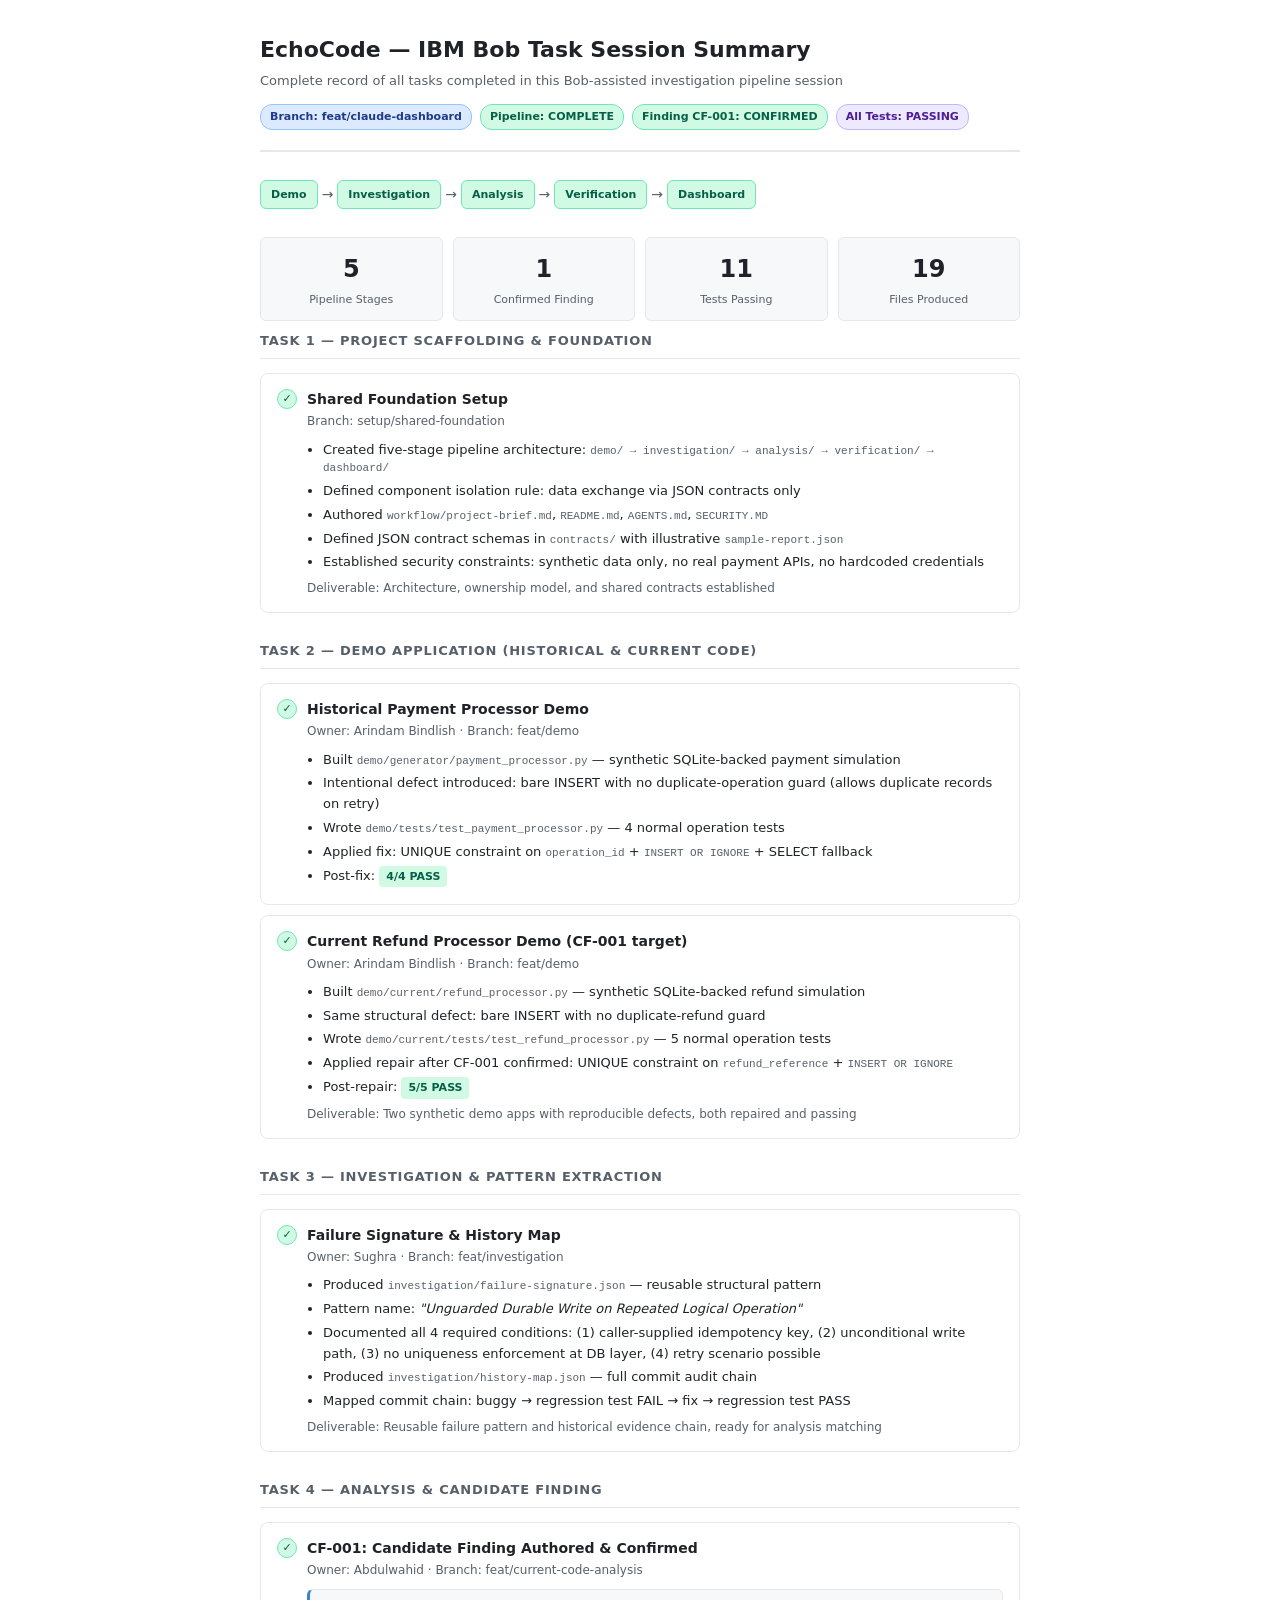
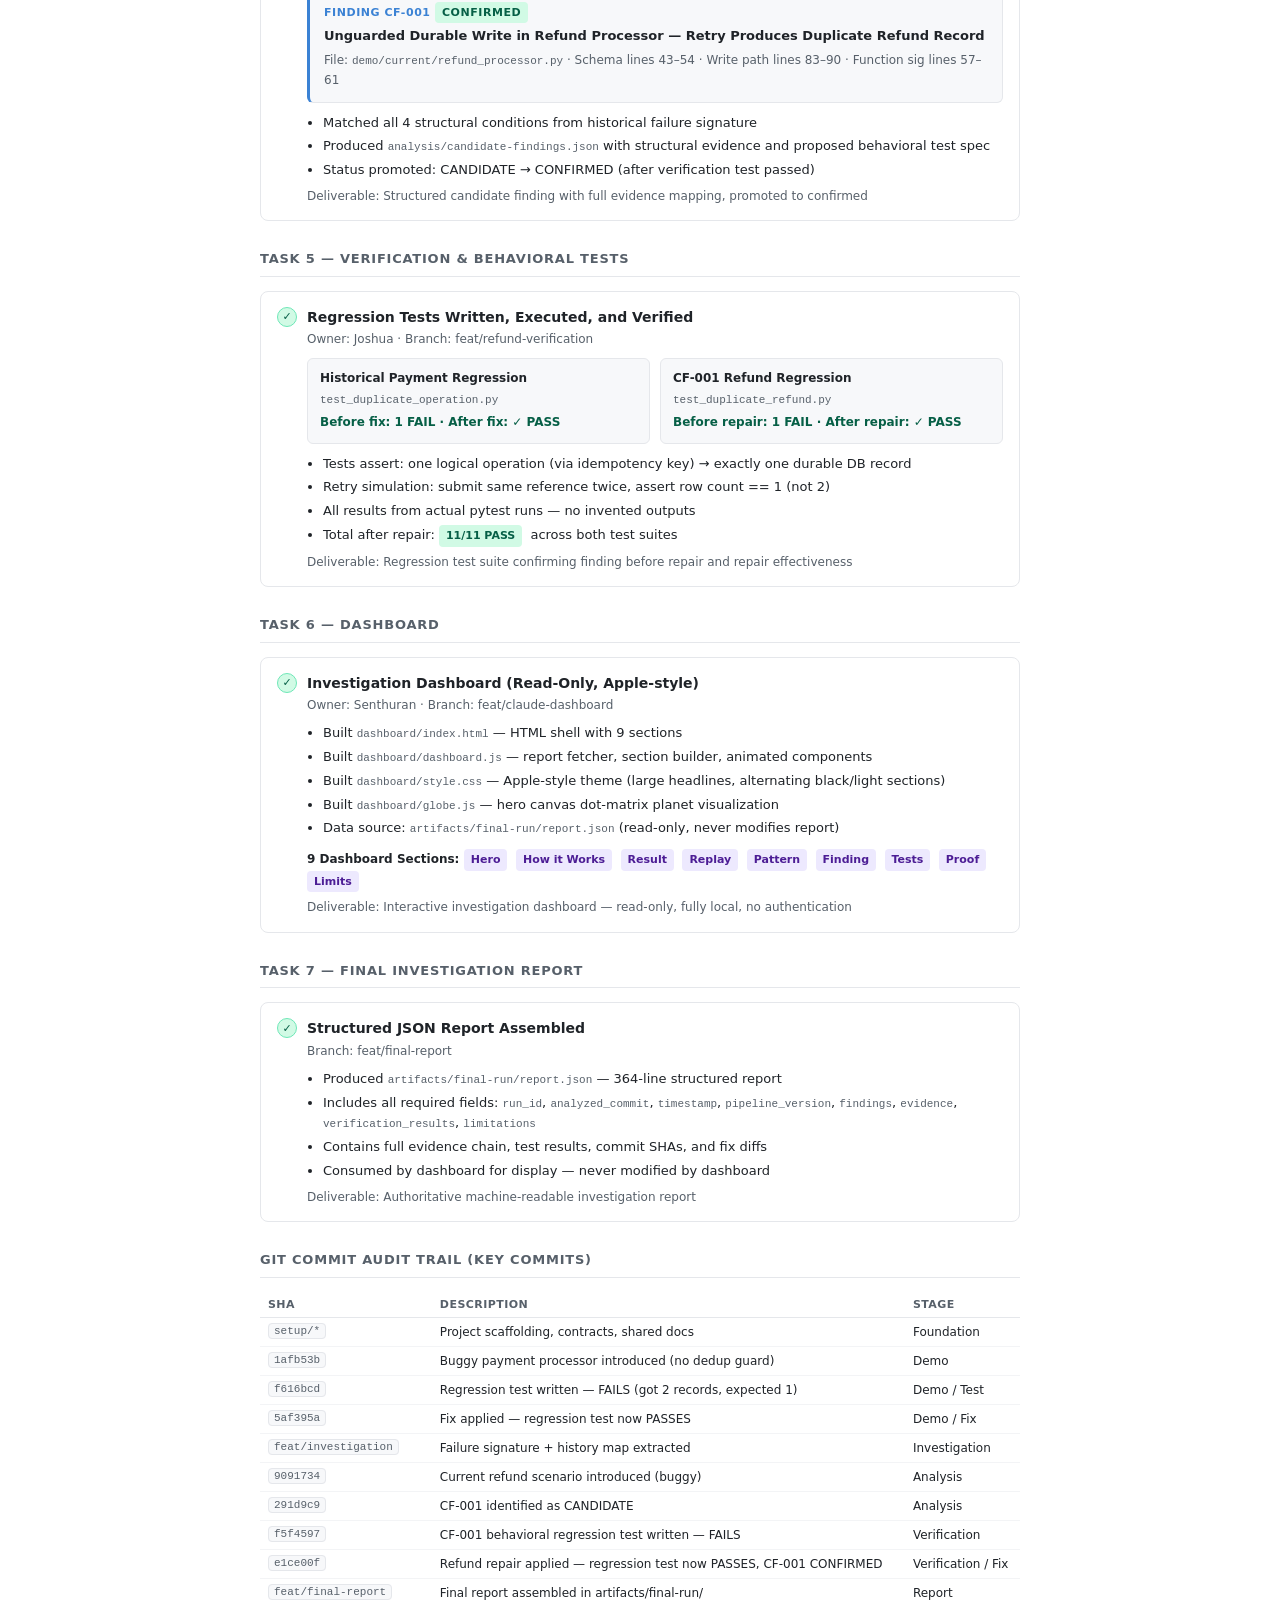
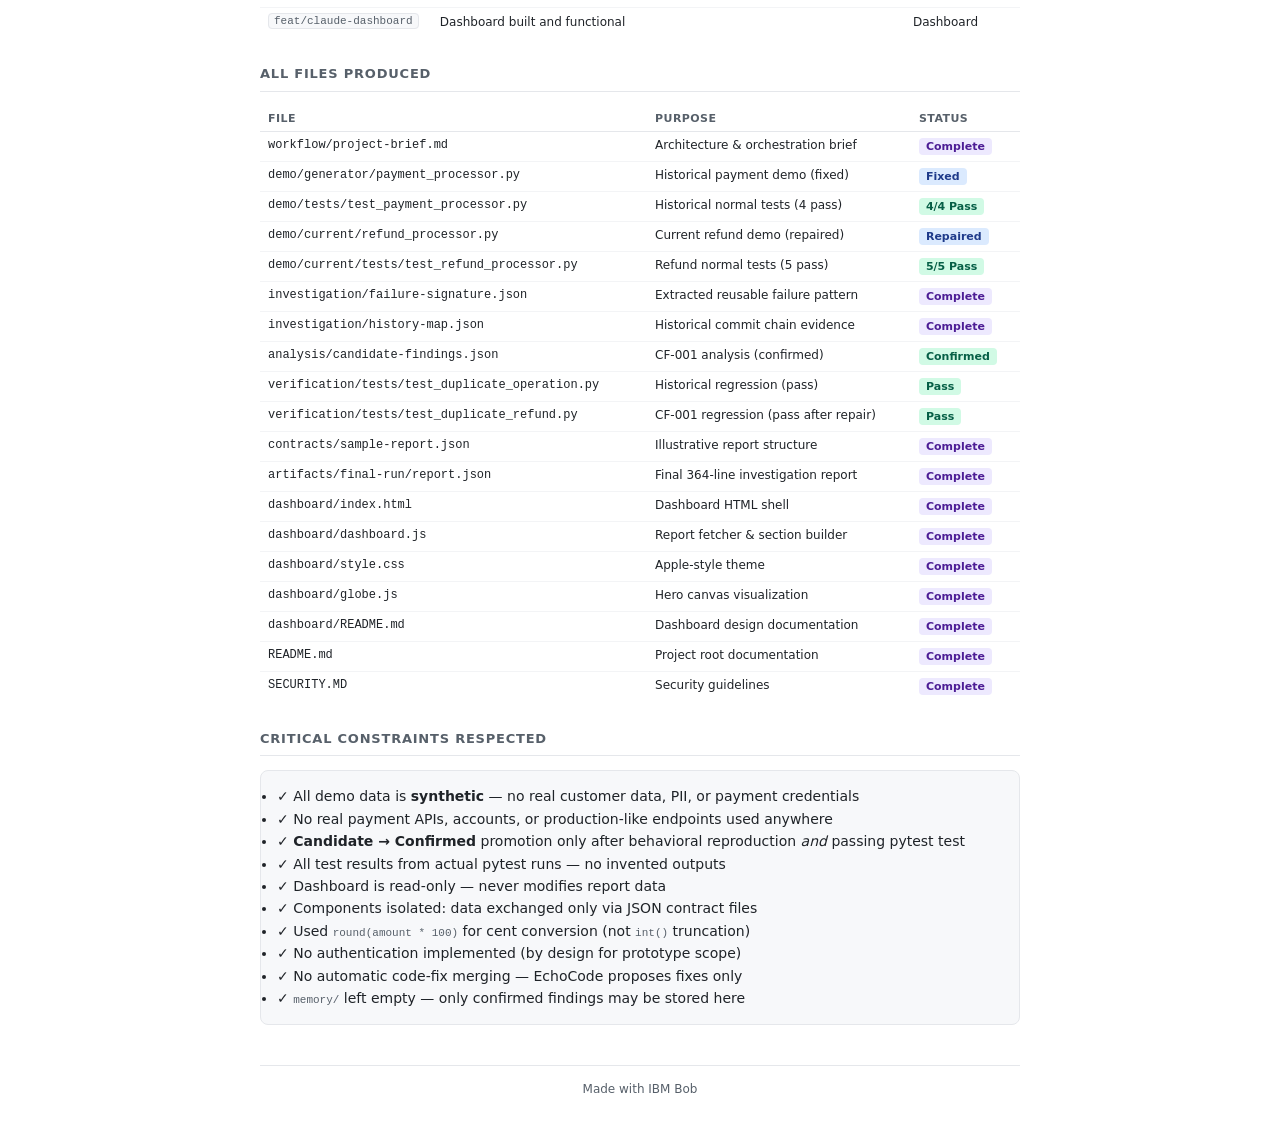
<file: .bob/artifacts/echocode-ibm-bob-task-session-summary.html>
<html lang="en">
<head>
<meta charset="UTF-8" />
<meta name="viewport" content="width=device-width, initial-scale=1.0" />
<title>EchoCode — IBM Bob Task Session Summary</title>
<style>
  *, *::before, *::after { box-sizing: border-box; margin: 0; padding: 0; }
  body {
    font-family: -apple-system, "Segoe UI", system-ui, sans-serif;
    font-size: 14px;
    line-height: 1.6;
    background: #ffffff;
    color: #1f2328;
    padding: 32px 16px 48px;
  }
  .page { max-width: 760px; margin: 0 auto; }

  /* Header */
  .header { border-bottom: 2px solid #e5e7eb; padding-bottom: 20px; margin-bottom: 28px; }
  .header h1 { font-size: 22px; font-weight: 700; color: #1f2328; }
  .header .sub { font-size: 13px; color: #57606a; margin-top: 4px; }
  .badge-row { display: flex; gap: 8px; flex-wrap: wrap; margin-top: 12px; }
  .badge {
    font-size: 11px; font-weight: 600; padding: 3px 9px; border-radius: 12px;
    border: 1px solid #e5e7eb; background: #f7f8fa; color: #57606a;
  }
  .badge.green { background: #d1fae5; border-color: #6ee7b7; color: #065f46; }
  .badge.blue  { background: #dbeafe; border-color: #93c5fd; color: #1e3a8a; }
  .badge.purple{ background: #ede9fe; border-color: #c4b5fd; color: #4c1d95; }

  /* Pipeline diagram */
  .pipeline { display: flex; align-items: center; gap: 4px; flex-wrap: wrap; margin-bottom: 28px; }
  .pipe-box {
    font-size: 11px; font-weight: 600; padding: 5px 10px;
    border-radius: 6px; background: #f7f8fa; border: 1px solid #e5e7eb; color: #1f2328;
    white-space: nowrap;
  }
  .pipe-box.done { background: #d1fae5; border-color: #6ee7b7; color: #065f46; }
  .pipe-arrow { color: #57606a; font-size: 14px; }

  /* Section */
  .section { margin-bottom: 28px; }
  .section-title {
    font-size: 13px; font-weight: 700; text-transform: uppercase;
    letter-spacing: 0.06em; color: #57606a;
    border-bottom: 1px solid #e5e7eb; padding-bottom: 6px; margin-bottom: 14px;
  }

  /* Task cards */
  .task-card {
    border: 1px solid #e5e7eb; border-radius: 8px; padding: 14px 16px;
    margin-bottom: 10px; background: #ffffff;
  }
  .task-card:last-child { margin-bottom: 0; }
  .task-header { display: flex; align-items: flex-start; gap: 10px; }
  .task-icon {
    width: 20px; height: 20px; border-radius: 50%; display: flex;
    align-items: center; justify-content: center;
    font-size: 11px; font-weight: 700; flex-shrink: 0; margin-top: 1px;
    background: #d1fae5; color: #065f46; border: 1.5px solid #6ee7b7;
  }
  .task-title { font-weight: 600; font-size: 14px; color: #1f2328; }
  .task-owner { font-size: 12px; color: #57606a; margin-top: 2px; }
  .task-detail { margin-top: 8px; padding-left: 30px; }
  .task-detail ul { padding-left: 16px; }
  .task-detail li { font-size: 13px; color: #1f2328; margin-bottom: 3px; }
  .task-detail .muted { font-size: 12px; color: #57606a; }
  .tag {
    display: inline-block; font-size: 11px; font-weight: 600;
    padding: 2px 7px; border-radius: 4px; margin-right: 4px;
  }
  .tag.confirmed { background: #d1fae5; color: #065f46; }
  .tag.fixed     { background: #dbeafe; color: #1e3a8a; }
  .tag.pass      { background: #d1fae5; color: #065f46; }
  .tag.complete  { background: #ede9fe; color: #4c1d95; }

  /* Finding highlight */
  .finding-box {
    background: #f7f8fa; border: 1px solid #e5e7eb; border-left: 3px solid #3b82d4;
    border-radius: 6px; padding: 12px 14px; margin-bottom: 10px;
  }
  .finding-box .label { font-size: 11px; font-weight: 700; color: #3b82d4; text-transform: uppercase; letter-spacing: 0.05em; }
  .finding-box .finding-title { font-size: 13px; font-weight: 600; color: #1f2328; margin-top: 3px; }
  .finding-box .finding-meta  { font-size: 12px; color: #57606a; margin-top: 4px; }

  /* Test results */
  .test-grid { display: grid; grid-template-columns: 1fr 1fr; gap: 10px; }
  .test-card {
    background: #f7f8fa; border: 1px solid #e5e7eb; border-radius: 6px; padding: 10px 12px;
  }
  .test-card .tc-title { font-size: 12px; font-weight: 600; color: #1f2328; }
  .test-card .tc-meta  { font-size: 12px; color: #57606a; margin-top: 4px; }
  .test-card .tc-result { font-size: 12px; font-weight: 600; color: #065f46; margin-top: 4px; }

  /* Commit table */
  .commit-table { width: 100%; border-collapse: collapse; font-size: 12px; }
  .commit-table th {
    text-align: left; font-weight: 600; color: #57606a;
    padding: 6px 8px; border-bottom: 1px solid #e5e7eb;
    font-size: 11px; text-transform: uppercase; letter-spacing: 0.04em;
  }
  .commit-table td { padding: 7px 8px; border-bottom: 1px solid #f3f4f6; color: #1f2328; vertical-align: top; }
  .commit-table tr:last-child td { border-bottom: none; }
  .sha { font-family: monospace; background: #f7f8fa; border: 1px solid #e5e7eb; padding: 1px 5px; border-radius: 4px; font-size: 11px; color: #57606a; }

  /* Files table */
  .files-table { width: 100%; border-collapse: collapse; font-size: 12px; }
  .files-table th {
    text-align: left; font-weight: 600; color: #57606a;
    padding: 6px 8px; border-bottom: 1px solid #e5e7eb;
    font-size: 11px; text-transform: uppercase; letter-spacing: 0.04em;
  }
  .files-table td { padding: 6px 8px; border-bottom: 1px solid #f3f4f6; color: #1f2328; vertical-align: top; font-size: 12px; }
  .files-table tr:last-child td { border-bottom: none; }
  .mono { font-family: monospace; font-size: 11px; color: #57606a; }

  /* Summary row */
  .summary-grid { display: grid; grid-template-columns: repeat(4, 1fr); gap: 10px; margin-bottom: 10px; }
  .summary-card {
    background: #f7f8fa; border: 1px solid #e5e7eb; border-radius: 6px;
    padding: 12px; text-align: center;
  }
  .summary-card .sc-num { font-size: 24px; font-weight: 700; color: #1f2328; }
  .summary-card .sc-lbl { font-size: 11px; color: #57606a; margin-top: 2px; }

  /* Footer */
  .footer {
    margin-top: 40px; border-top: 1px solid #e5e7eb;
    padding-top: 14px; text-align: center;
    font-size: 12px; color: #57606a;
  }
</style>
</head>
<body>
<div class="page">

  
  <div class="header">
    <h1>EchoCode — IBM Bob Task Session Summary</h1>
    <div class="sub">Complete record of all tasks completed in this Bob-assisted investigation pipeline session</div>
    <div class="badge-row">
      <span class="badge blue">Branch: feat/claude-dashboard</span>
      <span class="badge green">Pipeline: COMPLETE</span>
      <span class="badge green">Finding CF-001: CONFIRMED</span>
      <span class="badge purple">All Tests: PASSING</span>
    </div>
  </div>

  
  <div class="pipeline">
    <div class="pipe-box done">Demo</div>
    <div class="pipe-arrow">→</div>
    <div class="pipe-box done">Investigation</div>
    <div class="pipe-arrow">→</div>
    <div class="pipe-box done">Analysis</div>
    <div class="pipe-arrow">→</div>
    <div class="pipe-box done">Verification</div>
    <div class="pipe-arrow">→</div>
    <div class="pipe-box done">Dashboard</div>
  </div>

  
  <div class="summary-grid">
    <div class="summary-card"><div class="sc-num">5</div><div class="sc-lbl">Pipeline Stages</div></div>
    <div class="summary-card"><div class="sc-num">1</div><div class="sc-lbl">Confirmed Finding</div></div>
    <div class="summary-card"><div class="sc-num">11</div><div class="sc-lbl">Tests Passing</div></div>
    <div class="summary-card"><div class="sc-num">19</div><div class="sc-lbl">Files Produced</div></div>
  </div>

  
  <div class="section">
    <div class="section-title">Task 1 — Project Scaffolding &amp; Foundation</div>
    <div class="task-card">
      <div class="task-header">
        <div class="task-icon">✓</div>
        <div>
          <div class="task-title">Shared Foundation Setup</div>
          <div class="task-owner">Branch: setup/shared-foundation</div>
        </div>
      </div>
      <div class="task-detail">
        <ul>
          <li>Created five-stage pipeline architecture: <span class="mono">demo/ → investigation/ → analysis/ → verification/ → dashboard/</span></li>
          <li>Defined component isolation rule: data exchange via JSON contracts only</li>
          <li>Authored <span class="mono">workflow/project-brief.md</span>, <span class="mono">README.md</span>, <span class="mono">AGENTS.md</span>, <span class="mono">SECURITY.MD</span></li>
          <li>Defined JSON contract schemas in <span class="mono">contracts/</span> with illustrative <span class="mono">sample-report.json</span></li>
          <li>Established security constraints: synthetic data only, no real payment APIs, no hardcoded credentials</li>
        </ul>
        <div class="muted" style="margin-top:6px">Deliverable: Architecture, ownership model, and shared contracts established</div>
      </div>
    </div>
  </div>

  
  <div class="section">
    <div class="section-title">Task 2 — Demo Application (Historical &amp; Current Code)</div>
    <div class="task-card">
      <div class="task-header">
        <div class="task-icon">✓</div>
        <div>
          <div class="task-title">Historical Payment Processor Demo</div>
          <div class="task-owner">Owner: Arindam Bindlish · Branch: feat/demo</div>
        </div>
      </div>
      <div class="task-detail">
        <ul>
          <li>Built <span class="mono">demo/generator/payment_processor.py</span> — synthetic SQLite-backed payment simulation</li>
          <li>Intentional defect introduced: bare INSERT with no duplicate-operation guard (allows duplicate records on retry)</li>
          <li>Wrote <span class="mono">demo/tests/test_payment_processor.py</span> — 4 normal operation tests</li>
          <li>Applied fix: UNIQUE constraint on <span class="mono">operation_id</span> + <span class="mono">INSERT OR IGNORE</span> + SELECT fallback</li>
          <li>Post-fix: <span class="tag pass">4/4 PASS</span></li>
        </ul>
      </div>
    </div>
    <div class="task-card">
      <div class="task-header">
        <div class="task-icon">✓</div>
        <div>
          <div class="task-title">Current Refund Processor Demo (CF-001 target)</div>
          <div class="task-owner">Owner: Arindam Bindlish · Branch: feat/demo</div>
        </div>
      </div>
      <div class="task-detail">
        <ul>
          <li>Built <span class="mono">demo/current/refund_processor.py</span> — synthetic SQLite-backed refund simulation</li>
          <li>Same structural defect: bare INSERT with no duplicate-refund guard</li>
          <li>Wrote <span class="mono">demo/current/tests/test_refund_processor.py</span> — 5 normal operation tests</li>
          <li>Applied repair after CF-001 confirmed: UNIQUE constraint on <span class="mono">refund_reference</span> + <span class="mono">INSERT OR IGNORE</span></li>
          <li>Post-repair: <span class="tag pass">5/5 PASS</span></li>
        </ul>
        <div class="muted" style="margin-top:6px">Deliverable: Two synthetic demo apps with reproducible defects, both repaired and passing</div>
      </div>
    </div>
  </div>

  
  <div class="section">
    <div class="section-title">Task 3 — Investigation &amp; Pattern Extraction</div>
    <div class="task-card">
      <div class="task-header">
        <div class="task-icon">✓</div>
        <div>
          <div class="task-title">Failure Signature &amp; History Map</div>
          <div class="task-owner">Owner: Sughra · Branch: feat/investigation</div>
        </div>
      </div>
      <div class="task-detail">
        <ul>
          <li>Produced <span class="mono">investigation/failure-signature.json</span> — reusable structural pattern</li>
          <li>Pattern name: <em>"Unguarded Durable Write on Repeated Logical Operation"</em></li>
          <li>Documented all 4 required conditions: (1) caller-supplied idempotency key, (2) unconditional write path, (3) no uniqueness enforcement at DB layer, (4) retry scenario possible</li>
          <li>Produced <span class="mono">investigation/history-map.json</span> — full commit audit chain</li>
          <li>Mapped commit chain: buggy → regression test FAIL → fix → regression test PASS</li>
        </ul>
        <div class="muted" style="margin-top:6px">Deliverable: Reusable failure pattern and historical evidence chain, ready for analysis matching</div>
      </div>
    </div>
  </div>

  
  <div class="section">
    <div class="section-title">Task 4 — Analysis &amp; Candidate Finding</div>
    <div class="task-card">
      <div class="task-header">
        <div class="task-icon">✓</div>
        <div>
          <div class="task-title">CF-001: Candidate Finding Authored &amp; Confirmed</div>
          <div class="task-owner">Owner: Abdulwahid · Branch: feat/current-code-analysis</div>
        </div>
      </div>
      <div class="task-detail">
        <div class="finding-box">
          <div class="label">Finding CF-001 <span class="tag confirmed">CONFIRMED</span></div>
          <div class="finding-title">Unguarded Durable Write in Refund Processor — Retry Produces Duplicate Refund Record</div>
          <div class="finding-meta">File: <span class="mono">demo/current/refund_processor.py</span> · Schema lines 43–54 · Write path lines 83–90 · Function sig lines 57–61</div>
        </div>
        <ul>
          <li>Matched all 4 structural conditions from historical failure signature</li>
          <li>Produced <span class="mono">analysis/candidate-findings.json</span> with structural evidence and proposed behavioral test spec</li>
          <li>Status promoted: CANDIDATE → CONFIRMED (after verification test passed)</li>
        </ul>
        <div class="muted" style="margin-top:6px">Deliverable: Structured candidate finding with full evidence mapping, promoted to confirmed</div>
      </div>
    </div>
  </div>

  
  <div class="section">
    <div class="section-title">Task 5 — Verification &amp; Behavioral Tests</div>
    <div class="task-card">
      <div class="task-header">
        <div class="task-icon">✓</div>
        <div>
          <div class="task-title">Regression Tests Written, Executed, and Verified</div>
          <div class="task-owner">Owner: Joshua · Branch: feat/refund-verification</div>
        </div>
      </div>
      <div class="task-detail">
        <div class="test-grid">
          <div class="test-card">
            <div class="tc-title">Historical Payment Regression</div>
            <div class="tc-meta"><span class="mono">test_duplicate_operation.py</span></div>
            <div class="tc-result">Before fix: 1 FAIL · After fix: ✓ PASS</div>
          </div>
          <div class="test-card">
            <div class="tc-title">CF-001 Refund Regression</div>
            <div class="tc-meta"><span class="mono">test_duplicate_refund.py</span></div>
            <div class="tc-result">Before repair: 1 FAIL · After repair: ✓ PASS</div>
          </div>
        </div>
        <ul style="margin-top:10px">
          <li>Tests assert: one logical operation (via idempotency key) → exactly one durable DB record</li>
          <li>Retry simulation: submit same reference twice, assert row count == 1 (not 2)</li>
          <li>All results from actual pytest runs — no invented outputs</li>
          <li>Total after repair: <span class="tag pass">11/11 PASS</span> across both test suites</li>
        </ul>
        <div class="muted" style="margin-top:6px">Deliverable: Regression test suite confirming finding before repair and repair effectiveness</div>
      </div>
    </div>
  </div>

  
  <div class="section">
    <div class="section-title">Task 6 — Dashboard</div>
    <div class="task-card">
      <div class="task-header">
        <div class="task-icon">✓</div>
        <div>
          <div class="task-title">Investigation Dashboard (Read-Only, Apple-style)</div>
          <div class="task-owner">Owner: Senthuran · Branch: feat/claude-dashboard</div>
        </div>
      </div>
      <div class="task-detail">
        <ul>
          <li>Built <span class="mono">dashboard/index.html</span> — HTML shell with 9 sections</li>
          <li>Built <span class="mono">dashboard/dashboard.js</span> — report fetcher, section builder, animated components</li>
          <li>Built <span class="mono">dashboard/style.css</span> — Apple-style theme (large headlines, alternating black/light sections)</li>
          <li>Built <span class="mono">dashboard/globe.js</span> — hero canvas dot-matrix planet visualization</li>
          <li>Data source: <span class="mono">artifacts/final-run/report.json</span> (read-only, never modifies report)</li>
        </ul>
        <div style="margin-top:8px">
          <strong style="font-size:12px">9 Dashboard Sections:</strong>
          <span class="tag complete">Hero</span>
          <span class="tag complete">How it Works</span>
          <span class="tag complete">Result</span>
          <span class="tag complete">Replay</span>
          <span class="tag complete">Pattern</span>
          <span class="tag complete">Finding</span>
          <span class="tag complete">Tests</span>
          <span class="tag complete">Proof</span>
          <span class="tag complete">Limits</span>
        </div>
        <div class="muted" style="margin-top:6px">Deliverable: Interactive investigation dashboard — read-only, fully local, no authentication</div>
      </div>
    </div>
  </div>

  
  <div class="section">
    <div class="section-title">Task 7 — Final Investigation Report</div>
    <div class="task-card">
      <div class="task-header">
        <div class="task-icon">✓</div>
        <div>
          <div class="task-title">Structured JSON Report Assembled</div>
          <div class="task-owner">Branch: feat/final-report</div>
        </div>
      </div>
      <div class="task-detail">
        <ul>
          <li>Produced <span class="mono">artifacts/final-run/report.json</span> — 364-line structured report</li>
          <li>Includes all required fields: <span class="mono">run_id</span>, <span class="mono">analyzed_commit</span>, <span class="mono">timestamp</span>, <span class="mono">pipeline_version</span>, <span class="mono">findings</span>, <span class="mono">evidence</span>, <span class="mono">verification_results</span>, <span class="mono">limitations</span></li>
          <li>Contains full evidence chain, test results, commit SHAs, and fix diffs</li>
          <li>Consumed by dashboard for display — never modified by dashboard</li>
        </ul>
        <div class="muted" style="margin-top:6px">Deliverable: Authoritative machine-readable investigation report</div>
      </div>
    </div>
  </div>

  
  <div class="section">
    <div class="section-title">Git Commit Audit Trail (Key Commits)</div>
    <table class="commit-table">
      <thead>
        <tr>
          <th>SHA</th>
          <th>Description</th>
          <th>Stage</th>
        </tr>
      </thead>
      <tbody>
        <tr><td><span class="sha">setup/*</span></td><td>Project scaffolding, contracts, shared docs</td><td>Foundation</td></tr>
        <tr><td><span class="sha">1afb53b</span></td><td>Buggy payment processor introduced (no dedup guard)</td><td>Demo</td></tr>
        <tr><td><span class="sha">f616bcd</span></td><td>Regression test written — FAILS (got 2 records, expected 1)</td><td>Demo / Test</td></tr>
        <tr><td><span class="sha">5af395a</span></td><td>Fix applied — regression test now PASSES</td><td>Demo / Fix</td></tr>
        <tr><td><span class="sha">feat/investigation</span></td><td>Failure signature + history map extracted</td><td>Investigation</td></tr>
        <tr><td><span class="sha">9091734</span></td><td>Current refund scenario introduced (buggy)</td><td>Analysis</td></tr>
        <tr><td><span class="sha">291d9c9</span></td><td>CF-001 identified as CANDIDATE</td><td>Analysis</td></tr>
        <tr><td><span class="sha">f5f4597</span></td><td>CF-001 behavioral regression test written — FAILS</td><td>Verification</td></tr>
        <tr><td><span class="sha">e1ce00f</span></td><td>Refund repair applied — regression test now PASSES, CF-001 CONFIRMED</td><td>Verification / Fix</td></tr>
        <tr><td><span class="sha">feat/final-report</span></td><td>Final report assembled in artifacts/final-run/</td><td>Report</td></tr>
        <tr><td><span class="sha">feat/claude-dashboard</span></td><td>Dashboard built and functional</td><td>Dashboard</td></tr>
      </tbody>
    </table>
  </div>

  
  <div class="section">
    <div class="section-title">All Files Produced</div>
    <table class="files-table">
      <thead>
        <tr><th>File</th><th>Purpose</th><th>Status</th></tr>
      </thead>
      <tbody>
        <tr><td class="mono">workflow/project-brief.md</td><td>Architecture &amp; orchestration brief</td><td><span class="tag complete">Complete</span></td></tr>
        <tr><td class="mono">demo/generator/payment_processor.py</td><td>Historical payment demo (fixed)</td><td><span class="tag fixed">Fixed</span></td></tr>
        <tr><td class="mono">demo/tests/test_payment_processor.py</td><td>Historical normal tests (4 pass)</td><td><span class="tag pass">4/4 Pass</span></td></tr>
        <tr><td class="mono">demo/current/refund_processor.py</td><td>Current refund demo (repaired)</td><td><span class="tag fixed">Repaired</span></td></tr>
        <tr><td class="mono">demo/current/tests/test_refund_processor.py</td><td>Refund normal tests (5 pass)</td><td><span class="tag pass">5/5 Pass</span></td></tr>
        <tr><td class="mono">investigation/failure-signature.json</td><td>Extracted reusable failure pattern</td><td><span class="tag complete">Complete</span></td></tr>
        <tr><td class="mono">investigation/history-map.json</td><td>Historical commit chain evidence</td><td><span class="tag complete">Complete</span></td></tr>
        <tr><td class="mono">analysis/candidate-findings.json</td><td>CF-001 analysis (confirmed)</td><td><span class="tag confirmed">Confirmed</span></td></tr>
        <tr><td class="mono">verification/tests/test_duplicate_operation.py</td><td>Historical regression (pass)</td><td><span class="tag pass">Pass</span></td></tr>
        <tr><td class="mono">verification/tests/test_duplicate_refund.py</td><td>CF-001 regression (pass after repair)</td><td><span class="tag pass">Pass</span></td></tr>
        <tr><td class="mono">contracts/sample-report.json</td><td>Illustrative report structure</td><td><span class="tag complete">Complete</span></td></tr>
        <tr><td class="mono">artifacts/final-run/report.json</td><td>Final 364-line investigation report</td><td><span class="tag complete">Complete</span></td></tr>
        <tr><td class="mono">dashboard/index.html</td><td>Dashboard HTML shell</td><td><span class="tag complete">Complete</span></td></tr>
        <tr><td class="mono">dashboard/dashboard.js</td><td>Report fetcher &amp; section builder</td><td><span class="tag complete">Complete</span></td></tr>
        <tr><td class="mono">dashboard/style.css</td><td>Apple-style theme</td><td><span class="tag complete">Complete</span></td></tr>
        <tr><td class="mono">dashboard/globe.js</td><td>Hero canvas visualization</td><td><span class="tag complete">Complete</span></td></tr>
        <tr><td class="mono">dashboard/README.md</td><td>Dashboard design documentation</td><td><span class="tag complete">Complete</span></td></tr>
        <tr><td class="mono">README.md</td><td>Project root documentation</td><td><span class="tag complete">Complete</span></td></tr>
        <tr><td class="mono">SECURITY.MD</td><td>Security guidelines</td><td><span class="tag complete">Complete</span></td></tr>
      </tbody>
    </table>
  </div>

  
  <div class="section">
    <div class="section-title">Critical Constraints Respected</div>
    <div class="task-card" style="background:#f7f8fa">
      <ul>
        <li>✓ All demo data is <strong>synthetic</strong> — no real customer data, PII, or payment credentials</li>
        <li>✓ No real payment APIs, accounts, or production-like endpoints used anywhere</li>
        <li>✓ <strong>Candidate → Confirmed</strong> promotion only after behavioral reproduction <em>and</em> passing pytest test</li>
        <li>✓ All test results from actual pytest runs — no invented outputs</li>
        <li>✓ Dashboard is read-only — never modifies report data</li>
        <li>✓ Components isolated: data exchanged only via JSON contract files</li>
        <li>✓ Used <span class="mono">round(amount * 100)</span> for cent conversion (not <span class="mono">int()</span> truncation)</li>
        <li>✓ No authentication implemented (by design for prototype scope)</li>
        <li>✓ No automatic code-fix merging — EchoCode proposes fixes only</li>
        <li>✓ <span class="mono">memory/</span> left empty — only confirmed findings may be stored here</li>
      </ul>
    </div>
  </div>

  <div class="footer">Made with IBM Bob</div>
</div>
</body>
</html>
</file>
<file: landing/landing.css>
/* ─── EchoCode landing page ─────────────────────────────────────────────
   Same design language as the dashboard (dashboard/style.css): Apple-style
   layout and type, Google colour system, Material 3 buttons and chips.
   The hero stays pinned while the page slides over it as a rounded sheet,
   and the colour theme morphs (black / light grey / white) per section.
   Nothing here touches the dashboard. */

*, *::before, *::after { box-sizing: border-box; margin: 0; padding: 0; }

/* ─── Animatable colour tokens ──────────────────────────────────────── */
@property --bg        { syntax: '<color>'; inherits: true; initial-value: #000; }
@property --fg        { syntax: '<color>'; inherits: true; initial-value: #f5f5f7; }
@property --fg2       { syntax: '<color>'; inherits: true; initial-value: #a1a1a6; }
@property --fg3       { syntax: '<color>'; inherits: true; initial-value: #6e6e73; }
@property --card      { syntax: '<color>'; inherits: true; initial-value: #161617; }
@property --card2     { syntax: '<color>'; inherits: true; initial-value: #1d1d1f; }
@property --hair      { syntax: '<color>'; inherits: true; initial-value: rgba(255,255,255,.1); }
@property --shadow    { syntax: '<color>'; inherits: true; initial-value: rgba(0,0,0,0); }
@property --glow      { syntax: '<color>'; inherits: true; initial-value: rgba(138,180,248,.9); }
@property --dock      { syntax: '<color>'; inherits: true; initial-value: rgba(44,44,48,.55); }
@property --dock-line { syntax: '<color>'; inherits: true; initial-value: rgba(255,255,255,.14); }
@property --dock-on   { syntax: '<color>'; inherits: true; initial-value: rgba(255,255,255,.14); }
@property --btn       { syntax: '<color>'; inherits: true; initial-value: #a8c7fa; }
@property --on-btn    { syntax: '<color>'; inherits: true; initial-value: #062e6f; }
@property --tonal     { syntax: '<color>'; inherits: true; initial-value: #0842a0; }
@property --on-tonal  { syntax: '<color>'; inherits: true; initial-value: #d3e3fd; }
@property --outline   { syntax: '<color>'; inherits: true; initial-value: #8e918f; }
@property --link      { syntax: '<color>'; inherits: true; initial-value: #a8c7fa; }
@property --t-blue    { syntax: '<color>'; inherits: true; initial-value: #8ab4f8; }
@property --t-green   { syntax: '<color>'; inherits: true; initial-value: #81c995; }
@property --t-red     { syntax: '<color>'; inherits: true; initial-value: #f28b82; }
@property --t-yellow  { syntax: '<color>'; inherits: true; initial-value: #fdd663; }
@property --t-purple  { syntax: '<color>'; inherits: true; initial-value: #d7aefb; }
@property --t-gray    { syntax: '<color>'; inherits: true; initial-value: #9aa0a6; }
@property --b-blue    { syntax: '<color>'; inherits: true; initial-value: rgba(138,180,248,.16); }
@property --b-green   { syntax: '<color>'; inherits: true; initial-value: rgba(129,201,149,.16); }
@property --b-red     { syntax: '<color>'; inherits: true; initial-value: rgba(242,139,130,.16); }
@property --b-yellow  { syntax: '<color>'; inherits: true; initial-value: rgba(253,214,99,.16); }
@property --b-purple  { syntax: '<color>'; inherits: true; initial-value: rgba(215,174,251,.16); }
@property --b-gray    { syntax: '<color>'; inherits: true; initial-value: rgba(154,160,166,.16); }

:root {
  /* dark (default: the page opens on the hero) */
  --bg: #000; --fg: #f5f5f7; --fg2: #a1a1a6; --fg3: #6e6e73;
  --card: #161617; --card2: #1d1d1f; --hair: rgba(255,255,255,.1);
  --shadow: rgba(0,0,0,0); --glow: rgba(138,180,248,.9);
  --dock: rgba(44,44,48,.55); --dock-line: rgba(255,255,255,.14); --dock-on: rgba(255,255,255,.14);
  --btn: #a8c7fa; --on-btn: #062e6f; --tonal: #0842a0; --on-tonal: #d3e3fd;
  --outline: #8e918f; --link: #a8c7fa;
  --t-blue: #8ab4f8; --t-green: #81c995; --t-red: #f28b82; --t-yellow: #fdd663; --t-purple: #d7aefb; --t-gray: #9aa0a6;
  --b-blue: rgba(138,180,248,.16); --b-green: rgba(129,201,149,.16); --b-red: rgba(242,139,130,.16);
  --b-yellow: rgba(253,214,99,.16); --b-purple: rgba(215,174,251,.16); --b-gray: rgba(154,160,166,.16);

  --font: -apple-system, BlinkMacSystemFont, "SF Pro Display", "Inter", "Segoe UI", system-ui, sans-serif;
  --gfont: "Google Sans", "Google Sans Text", "Roboto", "Inter", system-ui, sans-serif;
  --mono: "SF Mono", "JetBrains Mono", ui-monospace, "Cascadia Code", monospace;
  --ease: cubic-bezier(.2,.8,.2,1);
  --spring: cubic-bezier(.34,1.56,.64,1);
  --r-card: 28px;

  transition:
    --bg .8s var(--ease), --fg .8s var(--ease), --fg2 .8s var(--ease), --fg3 .8s var(--ease),
    --card .8s var(--ease), --card2 .8s var(--ease), --hair .8s var(--ease), --shadow .8s var(--ease),
    --glow .8s var(--ease), --dock .8s var(--ease), --dock-line .8s var(--ease), --dock-on .8s var(--ease),
    --btn .8s var(--ease), --on-btn .8s var(--ease), --tonal .8s var(--ease), --on-tonal .8s var(--ease),
    --outline .8s var(--ease), --link .8s var(--ease),
    --t-blue .8s var(--ease), --t-green .8s var(--ease), --t-red .8s var(--ease), --t-yellow .8s var(--ease),
    --t-purple .8s var(--ease), --t-gray .8s var(--ease), --b-blue .8s var(--ease), --b-green .8s var(--ease),
    --b-red .8s var(--ease), --b-yellow .8s var(--ease), --b-purple .8s var(--ease), --b-gray .8s var(--ease);
}

:root[data-theme="light"], :root[data-theme="paper"] {
  --bg: #f5f5f7; --fg: #1d1d1f; --fg2: #6e6e73; --fg3: #86868b;
  --card: #ffffff; --card2: #f5f5f7; --hair: rgba(0,0,0,.08);
  --shadow: rgba(0,0,0,.08); --glow: rgba(26,115,232,.75);
  --dock: rgba(255,255,255,.62); --dock-line: rgba(0,0,0,.08); --dock-on: rgba(0,0,0,.07);
  --btn: #0b57d0; --on-btn: #ffffff; --tonal: #d3e3fd; --on-tonal: #041e49;
  --outline: #747775; --link: #0b57d0;
  --t-blue: #1a73e8; --t-green: #188038; --t-red: #d93025; --t-yellow: #b06000; --t-purple: #9334e6; --t-gray: #5f6368;
  --b-blue: #e8f0fe; --b-green: #e6f4ea; --b-red: #fce8e6; --b-yellow: #fef7e0; --b-purple: #f3e8fd; --b-gray: #f1f3f4;
}
:root[data-theme="paper"] { --bg: #ffffff; --card: #f5f5f7; --card2: #ffffff; }

html { scroll-behavior: smooth; -webkit-text-size-adjust: 100%; }
body {
  background: var(--bg);
  color: var(--fg);
  font-family: var(--font);
  font-size: 17px;
  line-height: 1.47;
  letter-spacing: -.01em;
  -webkit-font-smoothing: antialiased;
  overflow-x: hidden;
}
::selection { background: #4285F4; color: #fff; }
a { color: inherit; }
code, .mono { font-family: var(--mono); letter-spacing: 0; }

.t-blue { color: var(--t-blue); } .t-green { color: var(--t-green); } .t-red { color: var(--t-red); }
.t-yellow { color: var(--t-yellow); } .t-purple { color: var(--t-purple); }
.tone-blue   { --tc: var(--t-blue);   --tb: var(--b-blue); }
.tone-green  { --tc: var(--t-green);  --tb: var(--b-green); }
.tone-red    { --tc: var(--t-red);    --tb: var(--b-red); }
.tone-yellow { --tc: var(--t-yellow); --tb: var(--b-yellow); }
.tone-purple { --tc: var(--t-purple); --tb: var(--b-purple); }
.tone-gray   { --tc: var(--t-gray);   --tb: var(--b-gray); }

.ic { width: 20px; height: 20px; fill: currentColor; flex-shrink: 0; }

/* ─── Logo mark (Google four-dot, as on the dashboard) ──────────────── */
.logo-mark { display: inline-grid; grid-template-columns: repeat(2, 6px); gap: 2.5px; vertical-align: middle; }
.logo-mark i { width: 6px; height: 6px; border-radius: 50%; display: block; }
.logo-mark i:nth-child(1) { background: #4285F4; }
.logo-mark i:nth-child(2) { background: #EA4335; }
.logo-mark i:nth-child(3) { background: #FBBC04; }
.logo-mark i:nth-child(4) { background: #34A853; }
.brand { display: inline-flex; align-items: center; gap: 9px; font-size: 16px; font-weight: 600; letter-spacing: -.015em; text-decoration: none; color: var(--fg); }

/* ─── Dock (floating translucent icon menu, as on the dashboard) ────── */
.dock {
  position: fixed;
  top: 16px;
  left: 50%;
  transform: translateX(-50%);
  z-index: 100;
  display: flex;
  align-items: center;
  gap: 2px;
  padding: 6px;
  border-radius: 999px;
  background: var(--dock);
  border: 1px solid var(--dock-line);
  backdrop-filter: blur(24px) saturate(180%);
  -webkit-backdrop-filter: blur(24px) saturate(180%);
  box-shadow: 0 10px 40px -12px rgba(0,0,0,.45);
  animation: dockIn .9s var(--spring) .2s both;
}
@keyframes dockIn { from { opacity: 0; transform: translate(-50%, -24px) scale(.9); } }
.dock-item {
  position: relative;
  overflow: hidden;
  display: flex;
  align-items: center;
  height: 40px;
  padding: 0 10px;
  border-radius: 999px;
  color: var(--fg2);
  text-decoration: none;
  font-family: var(--gfont);
  font-size: 14px;
  font-weight: 500;
  white-space: nowrap;
  transition: color .3s, background-color .3s, padding .45s var(--ease);
}
.dock-item .ic { transition: transform .45s var(--spring); }
.dock-label {
  display: inline-block;
  max-width: 0;
  opacity: 0;
  margin-left: 0;
  transition: max-width .5s var(--ease), opacity .3s, margin .5s var(--ease);
}
.dock-item:hover, .dock-item:focus-visible { color: var(--fg); background: var(--dock-on); padding: 0 16px 0 12px; }
.dock-item:hover .dock-label, .dock-item:focus-visible .dock-label { max-width: 140px; opacity: 1; margin-left: 8px; }
.dock-item:hover .ic { transform: scale(1.12); }
.dock-item.active { color: var(--fg); background: var(--dock-on); }
.dock-item.active::after {
  content: '';
  position: absolute;
  bottom: 4px;
  left: 50%;
  width: 4px;
  height: 4px;
  margin-left: -2px;
  border-radius: 50%;
  background: var(--link);
}
.dock-item:hover::after, .dock-item:focus-visible::after { opacity: 0; }
.dock-item:focus-visible { outline: 2px solid var(--link); outline-offset: 1px; }
.dock-sep { width: 1px; height: 20px; margin: 0 4px; background: var(--dock-line); flex-shrink: 0; }

/* ─── Google Material 3 buttons ─────────────────────────────────────── */
.gbtn {
  --sl: currentColor;
  position: relative;
  overflow: hidden;
  isolation: isolate;
  display: inline-flex;
  align-items: center;
  justify-content: center;
  gap: 8px;
  height: 40px;
  padding: 0 24px;
  border-radius: 20px;
  border: none;
  font-family: var(--gfont);
  font-size: 14px;
  font-weight: 500;
  letter-spacing: .1px;
  text-decoration: none;
  cursor: pointer;
  white-space: nowrap;
  transition: box-shadow .28s var(--ease), background-color .28s, color .28s, transform .2s var(--ease);
  -webkit-tap-highlight-color: transparent;
}
.gbtn .ic { width: 18px; height: 18px; transition: transform .3s var(--ease); }
.gbtn.has-icon { padding: 0 24px 0 16px; }
.gbtn.has-icon-r { padding: 0 16px 0 24px; }
.gbtn::before {  /* state layer */
  content: '';
  position: absolute;
  inset: 0;
  background: var(--sl);
  opacity: 0;
  transition: opacity .2s;
  z-index: -1;
}
.gbtn:hover::before { opacity: .08; }
.gbtn:focus-visible::before, .gbtn:active::before { opacity: .12; }
.gbtn:focus-visible { outline: 2px solid var(--link); outline-offset: 2px; }
.gbtn:active { transform: scale(.98); }
.gbtn-filled { background: var(--btn); color: var(--on-btn); }
.gbtn-filled:hover { box-shadow: 0 1px 2px rgba(0,0,0,.3), 0 1px 3px 1px rgba(0,0,0,.15); }
.gbtn-tonal { background: var(--tonal); color: var(--on-tonal); }
.gbtn-tonal:hover { box-shadow: 0 1px 2px rgba(0,0,0,.3), 0 1px 3px 1px rgba(0,0,0,.15); }
.gbtn-outlined { background: transparent; color: var(--link); box-shadow: inset 0 0 0 1px var(--outline); }
.gbtn-text { background: transparent; color: var(--link); padding: 0 12px; }
.gbtn-text.has-icon { padding: 0 14px 0 10px; }
.gbtn-lg { height: 48px; border-radius: 24px; font-size: 15px; }
.gbtn-lg.has-icon { padding: 0 26px 0 20px; }
.gbtn-lg.has-icon-r { padding: 0 20px 0 26px; }
.gbtn-sm { height: 32px; border-radius: 16px; padding: 0 16px; font-size: 13px; }
a.gbtn:hover > .ic { transform: translateX(2px); }
a.gbtn[download]:hover > .ic { transform: translateY(2px); }

.ripple {
  position: absolute;
  border-radius: 50%;
  background: currentColor;
  opacity: .18;
  transform: scale(0);
  pointer-events: none;
  animation: ripple .6s var(--ease) forwards;
}
@keyframes ripple { to { transform: scale(1); opacity: 0; } }

/* Badges */
.badge {
  display: inline-flex;
  align-items: center;
  gap: 6px;
  padding: 3px 10px;
  border-radius: 999px;
  background: var(--tb);
  color: var(--tc);
  font-family: var(--gfont);
  font-size: 12px;
  font-weight: 500;
  letter-spacing: .1px;
  white-space: nowrap;
  width: fit-content;
}
.badge-dot { width: 6px; height: 6px; border-radius: 50%; background: currentColor; animation: pulse 2s ease-in-out infinite; }
@keyframes pulse { 0%, 100% { box-shadow: 0 0 0 0 currentColor; } 50% { box-shadow: 0 0 0 4px transparent; opacity: .6; } }

/* ─── Hero (pinned; the sheet slides over it) ───────────────────────── */
.hero {
  --p: 0;
  --btn: #a8c7fa; --on-btn: #062e6f; --tonal: #0842a0; --on-tonal: #d3e3fd; --outline: #8e918f; --link: #a8c7fa;
  --t-green: #81c995; --b-green: rgba(129,201,149,.16);
  position: sticky;
  top: 0;
  height: 100vh;
  min-height: 640px;
  overflow: hidden;
  background: #000;
  color: #f5f5f7;
  z-index: 0;
  display: flex;
  align-items: center;
  justify-content: center;
}
.hero-stage {
  position: absolute;
  inset: 0;
  transform: translateY(calc(var(--p) * -60px)) scale(calc(1 + var(--p) * .08));
  opacity: calc(1 - var(--p) * .7);
}
.hero::after {  /* dims as the sheet covers it */
  content: '';
  position: absolute;
  inset: 0;
  background: #000;
  opacity: calc(var(--p) * .7);
  pointer-events: none;
}

/* echo rings: concentric pulses behind the headline */
.rings { position: absolute; left: 50%; top: 50%; width: 0; height: 0; }
.rings i {
  position: absolute;
  left: 50%; top: 50%;
  width: 1100px; height: 1100px;
  margin: -550px 0 0 -550px;
  border-radius: 50%;
  border: 1px solid rgba(138,180,248,.28);
  transform: scale(.15);
  opacity: 0;
  animation: echoRing 8s cubic-bezier(.25,.6,.3,1) infinite;
}
.rings i:nth-child(2) { animation-delay: 2s; }
.rings i:nth-child(3) { animation-delay: 4s; }
.rings i:nth-child(4) { animation-delay: 6s; }
@keyframes echoRing { 0% { transform: scale(.15); opacity: 0; } 15% { opacity: .9; } 100% { transform: scale(1.35); opacity: 0; } }

.orb {
  position: absolute;
  z-index: 0;
  width: var(--s);
  height: var(--s);
  border-radius: 50%;
  filter: blur(70px);
  opacity: .35;
  pointer-events: none;
  animation: orbFloat 14s ease-in-out infinite;
}
.orb-blue { background: #4285F4; } .orb-red { background: #EA4335; } .orb-yellow { background: #FBBC04; }
.orb-green { background: #34A853; } .orb-purple { background: #A142F4; }
.hero .orb-green { opacity: .18; }
:root[data-theme="light"] .sec .orb, :root[data-theme="paper"] .sec .orb { opacity: .16; }
@keyframes orbFloat { 0%, 100% { translate: 0 0; scale: 1; } 33% { translate: 30px -24px; scale: 1.08; } 66% { translate: -20px 18px; scale: .95; } }

.hero-inner {
  position: relative;
  z-index: 2;
  text-align: center;
  padding: 48px 24px 0;
  max-width: 1080px;
  margin: 0 auto;
  transform: translateY(calc(var(--p) * -140px));
  opacity: calc(1 - var(--p) * 1.6);
}
.hero-kicker {
  display: inline-flex;
  align-items: center;
  gap: 10px;
  font-size: 15px;
  font-weight: 600;
  margin-bottom: 22px;
  animation: rise .9s var(--ease) both;
}
.hero-kicker .sep { width: 1px; height: 14px; background: rgba(255,255,255,.25); }
.hero-title {
  font-size: clamp(40px, 6vw, 84px);
  font-weight: 700;
  letter-spacing: -.035em;
  line-height: 1.04;
  margin-bottom: 22px;
}
.hero-title .line { display: block; text-wrap: balance; }
.hero-title .w {
  display: inline-block;
  animation: wordIn 1s var(--ease) both;
  animation-delay: calc(var(--i) * 70ms + 150ms);
}
.grad-line { animation: wordIn 1.1s var(--ease) .8s both; }
.grad {
  background: linear-gradient(90deg, #4285F4 0%, #A142F4 30%, #EA4335 60%, #FBBC04 85%, #4285F4 100%);
  background-size: 200% 100%;
  -webkit-background-clip: text;
  background-clip: text;
  color: transparent;
  animation: gradShift 8s linear infinite;
  padding-bottom: .06em;
}
@keyframes gradShift { to { background-position: -200% 0; } }
@keyframes wordIn { from { opacity: 0; transform: translateY(.45em); filter: blur(12px); } }
@keyframes rise { from { opacity: 0; transform: translateY(20px); } }
.hero-sub {
  font-size: clamp(17px, 1.6vw, 21px);
  color: #a1a1a6;
  max-width: 720px;
  margin: 0 auto 32px;
  animation: rise 1s var(--ease) 1s both;
}
.hero-cta { display: flex; gap: 12px; justify-content: center; flex-wrap: wrap; animation: rise 1s var(--ease) 1.15s both; }
.hero-status {
  margin-top: 26px;
  font-size: 13px;
  color: #86868b;
  animation: rise 1s var(--ease) 1.3s both;
}
.hero-status .dotsep { margin: 0 6px; }
.hero-status a { color: #a8c7fa; text-decoration: none; }
.hero-status a:hover { text-decoration: underline; }

.hero-floats { position: absolute; inset: 0; z-index: 1; pointer-events: none; opacity: calc(1 - var(--p) * 1.4); }
.float-chip {
  position: absolute;
  display: inline-flex;
  align-items: center;
  gap: 8px;
  padding: 8px 14px;
  border-radius: 999px;
  background: rgba(28,28,30,.6);
  border: 1px solid rgba(255,255,255,.12);
  backdrop-filter: blur(12px);
  -webkit-backdrop-filter: blur(12px);
  font-family: var(--mono);
  font-size: 12px;
  color: #d2d2d7;
  animation: floatY 7s ease-in-out infinite, rise 1.2s var(--ease) 1.5s both;
}
.float-chip i { width: 8px; height: 8px; border-radius: 50%; }
.dot-blue { background: #4285F4; } .dot-green { background: #34A853; } .dot-yellow { background: #FBBC04; } .dot-purple { background: #A142F4; }
.fc-1 { left: 6%;  top: 18%; animation-delay: 0s, 1.5s; }
.fc-2 { left: 9%;  top: 80%; animation-delay: -2s, 1.65s; }
.fc-3 { right: 6%; top: 22%; animation-delay: -4s, 1.8s; }
.fc-4 { right: 9%; top: 78%; animation-delay: -1s, 1.95s; }
@keyframes floatY { 0%, 100% { translate: 0 0; } 50% { translate: 0 -14px; } }

.scroll-cue {
  position: absolute;
  bottom: 24px;
  left: 50%;
  z-index: 3;
  width: 44px;
  height: 44px;
  margin-left: -22px;
  border-radius: 50%;
  display: flex;
  align-items: center;
  justify-content: center;
  color: #f5f5f7;
  background: rgba(255,255,255,.08);
  border: 1px solid rgba(255,255,255,.14);
  backdrop-filter: blur(10px);
  opacity: calc(1 - var(--p) * 3);
  animation: bob 2.4s ease-in-out infinite;
  transition: background .2s;
}
.scroll-cue:hover { background: rgba(255,255,255,.16); }
@keyframes bob { 0%, 100% { translate: 0 0; } 50% { translate: 0 6px; } }

/* ─── Sheet: content slides over the pinned hero ────────────────────── */
.sheet {
  position: relative;
  z-index: 2;
  background: var(--bg);
  border-radius: 48px 48px 0 0;
  box-shadow: 0 -30px 80px rgba(0,0,0,.55);
}
.sec { position: relative; padding: clamp(96px, 13vh, 150px) 0; overflow-x: clip; }
.wrap { position: relative; z-index: 1; max-width: 1180px; margin: 0 auto; padding: 0 24px; }

.sec-head { text-align: center; max-width: 980px; margin: 0 auto 56px; }
.sec-head .sec-sub { max-width: 680px; }
.sec-title .dim { color: var(--fg3); }
.eyebrow { font-size: 19px; font-weight: 600; margin-bottom: 10px; letter-spacing: -.01em; }
.sec-title {
  font-size: clamp(40px, 5.6vw, 72px);
  font-weight: 700;
  letter-spacing: -.035em;
  line-height: 1.04;
  margin-bottom: 18px;
  text-wrap: balance;
}
.sec-sub { font-size: clamp(17px, 1.6vw, 21px); color: var(--fg2); line-height: 1.42; max-width: 680px; margin: 0 auto; }
.sec-sub code { font-size: .86em; color: var(--fg); background: var(--card2); padding: 2px 8px; border-radius: 8px; }

/* ─── Cards: rounded, lit by the cursor ─────────────────────────────── */
.card {
  position: relative;
  isolation: isolate;
  border-radius: var(--r-card);
  background: var(--card);
  padding: 32px;
  box-shadow: 0 2px 6px var(--shadow), 0 16px 40px -12px var(--shadow);
  transition: transform .6s var(--ease), box-shadow .6s var(--ease), background-color .8s var(--ease);
}
.card::before {  /* cursor-lit border */
  content: '';
  position: absolute;
  inset: 0;
  border-radius: inherit;
  padding: 1.5px;
  background: radial-gradient(260px circle at var(--mx, 50%) var(--my, 50%), var(--glow), transparent 70%);
  -webkit-mask: linear-gradient(#000 0 0) content-box, linear-gradient(#000 0 0);
  -webkit-mask-composite: xor;
  mask-composite: exclude;
  opacity: 0;
  transition: opacity .4s;
  pointer-events: none;
  z-index: 2;
}
.card::after {  /* soft interior light */
  content: '';
  position: absolute;
  inset: 0;
  border-radius: inherit;
  background: radial-gradient(420px circle at var(--mx, 50%) var(--my, 50%), color-mix(in srgb, var(--glow) 14%, transparent), transparent 60%);
  opacity: 0;
  transition: opacity .4s;
  pointer-events: none;
  z-index: -1;
}
.card:hover::before, .card:hover::after { opacity: 1; }
.card:hover { transform: translateY(-6px); box-shadow: 0 4px 10px var(--shadow), 0 30px 60px -18px var(--shadow); }
.card.tilt:hover { transform: perspective(900px) rotateX(var(--rx, 0deg)) rotateY(var(--ry, 0deg)) translateY(-6px); transition: transform .15s linear, box-shadow .6s var(--ease); }
.card-title { font-size: 24px; font-weight: 600; letter-spacing: -.02em; line-height: 1.2; margin-bottom: 10px; }
.card-text { color: var(--fg2); font-size: 16px; line-height: 1.5; }

.icon-bubble {
  width: 52px;
  height: 52px;
  border-radius: 16px;
  display: inline-flex;
  align-items: center;
  justify-content: center;
  background: var(--tb);
  color: var(--tc);
  transition: transform .5s var(--spring);
}
.icon-bubble .ic { width: 26px; height: 26px; }
.card:hover .icon-bubble { transform: scale(1.1) rotate(-6deg); }

/* ─── Reveal on scroll ──────────────────────────────────────────────── */
.js [data-reveal] {
  opacity: 0;
  transform: translateY(48px) scale(.97);
  filter: blur(10px);
  transition: opacity 1s var(--ease) var(--d, 0ms), transform 1s var(--ease) var(--d, 0ms), filter 1s var(--ease) var(--d, 0ms);
}
.js [data-reveal].in { opacity: 1; transform: none; filter: blur(0); }
/* cards keep their own hover transform once revealed */
.js .card[data-reveal].in { transition: opacity 1s var(--ease) var(--d, 0ms), filter 1s var(--ease) var(--d, 0ms), transform .6s var(--ease), box-shadow .6s var(--ease), background-color .8s var(--ease); }

/* ─── How it works ──────────────────────────────────────────────────── */
.how-grid { list-style: none; display: grid; grid-template-columns: repeat(4, minmax(0, 1fr)); gap: 20px; }
.how-card { display: flex; flex-direction: column; min-height: 300px; }
.how-top { display: flex; justify-content: space-between; align-items: flex-start; margin-bottom: auto; padding-bottom: 40px; }
.how-n { font-size: 56px; font-weight: 700; letter-spacing: -.04em; line-height: 1; color: var(--hair); transition: color .5s; }
.how-card:hover .how-n { color: var(--tc); }
.how-card .card-title { font-size: 28px; }

.scrub {
  max-width: 900px;
  margin: 88px auto 0;
  text-align: center;
  font-size: clamp(36px, 5vw, 64px);
  font-weight: 700;
  letter-spacing: -.035em;
  line-height: 1.1;
}
.scrub span { color: var(--fg3); opacity: .35; transition: color .5s var(--ease), opacity .5s var(--ease); }
.scrub span.lit { color: var(--fg); opacity: 1; }
.scrub span.lit:nth-child(n+4) {
  background: linear-gradient(90deg, #4285F4, #A142F4 50%, #34A853);
  -webkit-background-clip: text; background-clip: text; color: transparent;
}

/* ─── Proof ─────────────────────────────────────────────────────────── */
.result-main { padding: 48px clamp(20px, 5vw, 64px) 36px; text-align: center; }
.result-main:hover { transform: translateY(-4px); }
.compare {
  display: grid;
  grid-template-columns: minmax(0, 1fr) 150px minmax(0, 1fr);
  align-items: stretch;
  max-width: 920px;
  margin: 0 auto 28px;
}
.cmp {
  position: relative;
  isolation: isolate;
  overflow: hidden;
  border-radius: 28px;
  padding: 28px 24px 26px;
  display: flex;
  flex-direction: column;
  align-items: center;
  --c: var(--t-red);
  background: var(--b-red);
}
.cmp-good { --c: var(--t-green); background: var(--b-green); }
.cmp::before {  /* soft glow behind the number */
  content: '';
  position: absolute;
  z-index: -1;
  left: 72%;
  top: 44%;
  width: 260px;
  height: 260px;
  margin: -130px 0 0 -130px;
  border-radius: 50%;
  background: radial-gradient(circle, color-mix(in srgb, var(--c) 28%, transparent), transparent 70%);
  animation: breathe 4s ease-in-out infinite;
}
.cmp-good::before { animation-delay: -2s; }
@keyframes breathe { 0%, 100% { scale: .9; opacity: .7; } 50% { scale: 1.1; opacity: 1; } }
.cmp-label { display: inline-flex; align-items: center; gap: 6px; font-family: var(--gfont); font-size: 14px; font-weight: 500; color: var(--c); }
.cmp-label .ic { width: 18px; height: 18px; }
.cmp-nums { display: grid; grid-template-columns: 1fr 1fr; justify-items: center; align-items: baseline; row-gap: 6px; width: 100%; max-width: 300px; margin: 18px 0 18px; }
.cmp-k { font-size: 13px; color: var(--fg2); font-family: var(--gfont); font-weight: 500; }
.cmp-v, .compare-num { font-weight: 700; letter-spacing: -.06em; line-height: 1; font-variant-numeric: tabular-nums; }
.cmp-v { font-size: clamp(64px, 7vw, 96px); color: var(--fg); opacity: .3; }
.compare-num { font-size: clamp(96px, 11vw, 150px); color: var(--c); }

.dbrows { width: 100%; max-width: 280px; display: flex; flex-direction: column; gap: 8px; min-height: 84px; }
.dbrow {
  display: flex;
  justify-content: space-between;
  align-items: center;
  gap: 10px;
  padding: 9px 14px;
  border-radius: 12px;
  background: var(--card);
  box-shadow: 0 4px 14px -8px var(--shadow);
  font-size: 13px;
}
.dbrow .mono { font-size: 12px; color: var(--fg2); }
.dbrow b { font-family: var(--gfont); font-weight: 500; font-size: 12px; color: var(--t-green); }
.dbrow.dup { box-shadow: inset 0 0 0 1.5px var(--t-red); }
.dbrow.dup b { color: var(--t-red); }
.in .dbrow { animation: rowIn .6s var(--spring) both; animation-delay: calc(var(--i, 0) * 260ms + 500ms); }
.in .dbrow.dup { animation: rowIn .6s var(--spring) both, shake .4s ease 2; animation-delay: 760ms, 1360ms; }
@keyframes rowIn { from { opacity: 0; transform: translateY(12px) scale(.96); } }
@keyframes shake { 25% { translate: -4px 0; } 75% { translate: 4px 0; } }

.verdict {
  display: inline-flex; align-items: center; gap: 8px;
  margin-top: 18px; padding: 8px 18px; border-radius: 999px;
  background: var(--c); color: var(--bg);
  font-family: var(--gfont); font-size: 14px; font-weight: 500; letter-spacing: 1.2px;
}

.cmp-mid { position: relative; display: flex; flex-direction: column; align-items: center; justify-content: center; gap: 10px; }
.cmp-line {
  position: absolute;
  top: 50%;
  left: 8px;
  right: 8px;
  height: 2px;
  margin-top: -1px;
  border-radius: 2px;
  background: linear-gradient(90deg, var(--t-red), var(--t-green));
  opacity: .45;
}
.commit-chip {
  position: relative;
  display: inline-flex; align-items: center; gap: 6px;
  padding: 7px 12px; border-radius: 999px;
  background: var(--card); color: var(--fg);
  box-shadow: 0 0 0 1px var(--hair), 0 6px 18px -6px var(--shadow);
  font-size: 12px;
}
.commit-chip .ic { width: 16px; height: 16px; color: var(--t-green); }
.cmp-mid-label { position: relative; font-family: var(--gfont); font-size: 12px; color: var(--fg3); background: var(--card); padding: 0 6px; }
.test-id { font-size: 12px; color: var(--fg3); overflow-wrap: anywhere; }

.statement {
  margin: 96px auto 0;
  max-width: 980px;
  text-align: center;
  font-size: clamp(36px, 5vw, 64px);
  font-weight: 700;
  letter-spacing: -.035em;
  line-height: 1.08;
}
.statement span { color: var(--fg3); }

/* ─── Evidence trail ────────────────────────────────────────────────── */
.trail { max-width: 820px; margin: 0 auto; padding: 0; }
.trail:hover { transform: translateY(-4px); }
.trail-body { position: relative; padding: 30px 36px 30px 40px; }
.trail-group { font-family: var(--gfont); font-size: 13px; font-weight: 500; letter-spacing: .4px; margin: 0 0 8px 30px; }
.commits + .trail-group { margin-top: 22px; }
.commits { list-style: none; position: relative; }
.commits::before { content: ""; position: absolute; left: 5.5px; top: 18px; bottom: 18px; width: 1px; background: var(--hair); }
.c {
  position: relative; display: grid; grid-template-columns: 12px auto minmax(0, 1fr) auto; align-items: center; gap: 0 16px;
  padding: 9px 0; font-size: 15px;
}
.node { width: 12px; height: 12px; border-radius: 50%; background: var(--card); border: 2px solid var(--tc); position: relative; z-index: 1; }
.node.ring::after { content: ""; position: absolute; inset: -2px; border-radius: 50%; border: 2px solid var(--tc); animation: echo 2.8s var(--ease) infinite; }
.c-target .node.ring::after { animation-delay: .9s; }
@keyframes echo { 0% { transform: scale(1); opacity: .9; } 100% { transform: scale(3.2); opacity: 0; } }
.c code { color: var(--tc); font-size: 13px; }
.c .msg { color: var(--fg2); white-space: nowrap; overflow: hidden; text-overflow: ellipsis; }
.c-source .msg, .c-target .msg { color: var(--fg); font-weight: 500; }
.echo-arc { position: absolute; left: 0; top: 0; width: 0; height: 0; overflow: visible; pointer-events: none; }
.echo-arc path { fill: none; stroke: var(--t-blue); stroke-width: 1.5; stroke-dasharray: 3 5; opacity: .7; animation: flow 1.6s linear infinite; }
@keyframes flow { to { stroke-dashoffset: -16; } }

/* ─── Explore ───────────────────────────────────────────────────────── */
.explore-grid { display: grid; grid-template-columns: repeat(3, minmax(0, 1fr)); gap: 20px; }
.explore-card { display: flex; flex-direction: column; align-items: flex-start; min-height: 340px; }
.explore-card .icon-bubble { margin-bottom: 28px; }
.explore-card .gbtn { margin-top: auto; }
.explore-card .card-text { margin-bottom: 28px; }

/* ─── Run locally ───────────────────────────────────────────────────── */
.run { display: grid; grid-template-columns: minmax(0, 1fr) minmax(0, 1.05fr); gap: clamp(32px, 5vw, 72px); align-items: center; }
.run .sec-title { font-size: clamp(36px, 4.4vw, 56px); }
.run .sec-sub { margin: 0; }
.run-fine { margin-top: 18px; font-size: 14px; color: var(--fg3); }
.run-cta { margin-top: 28px; }

/* the terminal stays dark in every theme, like a product shot */
.term {
  border-radius: var(--r-card);
  background: #1d1d1f;
  color: #f5f5f7;
  box-shadow: 0 30px 70px -24px rgba(0,0,0,.45), 0 0 0 1px rgba(255,255,255,.06);
  overflow: hidden;
}
.term-head { display: flex; align-items: center; gap: 12px; padding: 10px 12px 10px 18px; border-bottom: 1px solid rgba(255,255,255,.08); font-size: 12.5px; color: #86868b; }
.dots { display: inline-flex; gap: 7px; }
.dots i { width: 11px; height: 11px; border-radius: 50%; display: block; }
.dots i:nth-child(1) { background: #ff5f57; } .dots i:nth-child(2) { background: #febc2e; } .dots i:nth-child(3) { background: #28c840; }
.term-copy { margin-left: auto; height: 32px; color: #a8c7fa; }
.term-copy.done { color: #81c995; }
.term pre { padding: 22px 26px 28px; font-size: 14px; line-height: 1.75; overflow-x: auto; }
.term .cm { color: #6e6e73; }

/* ─── Footer ────────────────────────────────────────────────────────── */
.foot { padding: 28px 0 40px; font-size: 13px; color: var(--fg3); }
.foot-inner { display: flex; align-items: center; gap: 20px; flex-wrap: wrap; padding-top: 22px; border-top: 1px solid var(--hair); }
.foot .brand { font-size: 14px; }
.foot-links { display: flex; gap: 22px; margin-left: auto; }
.foot-links a { color: var(--fg2); text-decoration: none; }
.foot-links a:hover { color: var(--fg); text-decoration: underline; }

/* ─── Responsive ────────────────────────────────────────────────────── */
@media (max-width: 1080px) {
  .how-grid { grid-template-columns: repeat(2, minmax(0, 1fr)); }
  .how-card { min-height: 240px; }
  .explore-grid { grid-template-columns: minmax(0, 1fr); }
  .explore-card { min-height: 0; }
  .run { grid-template-columns: minmax(0, 1fr); }
  .fc-1, .fc-3 { top: 12%; }
}
@media (max-width: 900px) {
  .hero-floats { display: none; }
}
@media (max-width: 760px) {
  .dock { top: auto; bottom: 14px; gap: 0; padding: 5px; }
  .dock-item { height: 38px; padding: 0 8px; }
  .dock-item:hover, .dock-item:focus-visible { padding: 0 8px; }
  .dock-item:hover .dock-label, .dock-item:focus-visible .dock-label { max-width: 0; opacity: 0; margin: 0; }
  .dock-item .ic { width: 18px; height: 18px; }
  .dock-sep { margin: 0 2px; }
  .scroll-cue { display: none; }
  .foot { padding-bottom: 96px; }
  .sheet { border-radius: 28px 28px 0 0; }
  .hero-cta .gbtn { width: 100%; }
  .how-grid { grid-template-columns: minmax(0, 1fr); }
  .how-top { padding-bottom: 24px; }
  .compare { grid-template-columns: minmax(0, 1fr); gap: 0; }
  .cmp-mid { padding: 18px 0; }
  .cmp-line { left: 50%; right: auto; top: 6px; bottom: 6px; width: 2px; height: auto; margin: 0 0 0 -1px; background: linear-gradient(180deg, var(--t-red), var(--t-green)); }
  .card { padding: 26px; }
  .result-main { padding: 28px 16px 24px; }
  .trail-body { padding: 24px 20px 24px 24px; }
  .c { grid-template-columns: 12px auto minmax(0, 1fr); font-size: 14px; }
  .c .badge { grid-column: 3; margin-top: 4px; }
  .c { align-items: start; }
  .c .node { margin-top: 5px; }
  .c .msg { white-space: normal; }
  .echo-arc { display: none; }
  .foot-links { margin-left: 0; }
}
@media (max-height: 820px) and (min-width: 761px) {
  .hero-inner { padding-top: 40px; }
  .hero-title { font-size: clamp(40px, 5vw, 66px); margin-bottom: 18px; }
  .hero-kicker { margin-bottom: 16px; }
  .hero-sub { margin-bottom: 26px; font-size: 18px; }
  .hero-status { margin-top: 20px; }
  .scroll-cue { bottom: 16px; width: 38px; height: 38px; margin-left: -19px; }
}

@media (prefers-reduced-motion: reduce) {
  *, *::before, *::after { animation: none !important; transition: none !important; }
  html { scroll-behavior: auto; }
  .js [data-reveal] { opacity: 1; transform: none; filter: none; }
  .rings { display: none; }
}
</file>
<file: dashboard/style.css>
/* ─── EchoCode Dashboard ───────────────────────────────────────────────
   Apple-style layout and type (big headlines, generous space, alternating
   black / light-grey / white sections) with Google's colour system, Material 3
   buttons and chips. Colour tokens are registered with @property so the whole
   page morphs smoothly between section themes as you scroll. */

*, *::before, *::after { box-sizing: border-box; margin: 0; padding: 0; }

/* ─── Animatable colour tokens ──────────────────────────────────────── */
@property --bg        { syntax: '<color>'; inherits: true; initial-value: #000; }
@property --fg        { syntax: '<color>'; inherits: true; initial-value: #f5f5f7; }
@property --fg2       { syntax: '<color>'; inherits: true; initial-value: #a1a1a6; }
@property --fg3       { syntax: '<color>'; inherits: true; initial-value: #6e6e73; }
@property --card      { syntax: '<color>'; inherits: true; initial-value: #161617; }
@property --card2     { syntax: '<color>'; inherits: true; initial-value: #1d1d1f; }
@property --hair      { syntax: '<color>'; inherits: true; initial-value: rgba(255,255,255,.1); }
@property --shadow    { syntax: '<color>'; inherits: true; initial-value: rgba(0,0,0,0); }
@property --glow      { syntax: '<color>'; inherits: true; initial-value: rgba(138,180,248,.9); }
@property --dock      { syntax: '<color>'; inherits: true; initial-value: rgba(44,44,48,.55); }
@property --dock-line { syntax: '<color>'; inherits: true; initial-value: rgba(255,255,255,.14); }
@property --dock-on   { syntax: '<color>'; inherits: true; initial-value: rgba(255,255,255,.14); }
@property --btn       { syntax: '<color>'; inherits: true; initial-value: #a8c7fa; }
@property --on-btn    { syntax: '<color>'; inherits: true; initial-value: #062e6f; }
@property --tonal     { syntax: '<color>'; inherits: true; initial-value: #0842a0; }
@property --on-tonal  { syntax: '<color>'; inherits: true; initial-value: #d3e3fd; }
@property --outline   { syntax: '<color>'; inherits: true; initial-value: #8e918f; }
@property --link      { syntax: '<color>'; inherits: true; initial-value: #a8c7fa; }
@property --chip-on   { syntax: '<color>'; inherits: true; initial-value: #004a77; }
@property --on-chip   { syntax: '<color>'; inherits: true; initial-value: #c2e7ff; }
@property --t-blue    { syntax: '<color>'; inherits: true; initial-value: #8ab4f8; }
@property --t-green   { syntax: '<color>'; inherits: true; initial-value: #81c995; }
@property --t-red     { syntax: '<color>'; inherits: true; initial-value: #f28b82; }
@property --t-yellow  { syntax: '<color>'; inherits: true; initial-value: #fdd663; }
@property --t-purple  { syntax: '<color>'; inherits: true; initial-value: #d7aefb; }
@property --t-gray    { syntax: '<color>'; inherits: true; initial-value: #9aa0a6; }
@property --b-blue    { syntax: '<color>'; inherits: true; initial-value: rgba(138,180,248,.16); }
@property --b-green   { syntax: '<color>'; inherits: true; initial-value: rgba(129,201,149,.16); }
@property --b-red     { syntax: '<color>'; inherits: true; initial-value: rgba(242,139,130,.16); }
@property --b-yellow  { syntax: '<color>'; inherits: true; initial-value: rgba(253,214,99,.16); }
@property --b-purple  { syntax: '<color>'; inherits: true; initial-value: rgba(215,174,251,.16); }
@property --b-gray    { syntax: '<color>'; inherits: true; initial-value: rgba(154,160,166,.16); }

:root {
  /* dark (default: the page opens on the hero) */
  --bg: #000; --fg: #f5f5f7; --fg2: #a1a1a6; --fg3: #6e6e73;
  --card: #161617; --card2: #1d1d1f; --hair: rgba(255,255,255,.1);
  --shadow: rgba(0,0,0,0); --glow: rgba(138,180,248,.9);
  --dock: rgba(44,44,48,.55); --dock-line: rgba(255,255,255,.14); --dock-on: rgba(255,255,255,.14);
  --btn: #a8c7fa; --on-btn: #062e6f; --tonal: #0842a0; --on-tonal: #d3e3fd;
  --outline: #8e918f; --link: #a8c7fa; --chip-on: #004a77; --on-chip: #c2e7ff;
  --t-blue: #8ab4f8; --t-green: #81c995; --t-red: #f28b82; --t-yellow: #fdd663; --t-purple: #d7aefb; --t-gray: #9aa0a6;
  --b-blue: rgba(138,180,248,.16); --b-green: rgba(129,201,149,.16); --b-red: rgba(242,139,130,.16);
  --b-yellow: rgba(253,214,99,.16); --b-purple: rgba(215,174,251,.16); --b-gray: rgba(154,160,166,.16);

  --font: -apple-system, BlinkMacSystemFont, "SF Pro Display", "Inter", "Segoe UI", system-ui, sans-serif;
  --gfont: "Google Sans", "Google Sans Text", "Roboto", "Inter", system-ui, sans-serif;
  --mono: "SF Mono", "JetBrains Mono", ui-monospace, "Cascadia Code", monospace;
  --ease: cubic-bezier(.2,.8,.2,1);
  --spring: cubic-bezier(.34,1.56,.64,1);
  --r-card: 28px;

  transition:
    --bg .8s var(--ease), --fg .8s var(--ease), --fg2 .8s var(--ease), --fg3 .8s var(--ease),
    --card .8s var(--ease), --card2 .8s var(--ease), --hair .8s var(--ease), --shadow .8s var(--ease),
    --glow .8s var(--ease), --dock .8s var(--ease), --dock-line .8s var(--ease), --dock-on .8s var(--ease),
    --btn .8s var(--ease), --on-btn .8s var(--ease), --tonal .8s var(--ease), --on-tonal .8s var(--ease),
    --outline .8s var(--ease), --link .8s var(--ease), --chip-on .8s var(--ease), --on-chip .8s var(--ease),
    --t-blue .8s var(--ease), --t-green .8s var(--ease), --t-red .8s var(--ease), --t-yellow .8s var(--ease),
    --t-purple .8s var(--ease), --t-gray .8s var(--ease), --b-blue .8s var(--ease), --b-green .8s var(--ease),
    --b-red .8s var(--ease), --b-yellow .8s var(--ease), --b-purple .8s var(--ease), --b-gray .8s var(--ease);
}

:root[data-theme="light"], :root[data-theme="paper"] {
  --bg: #f5f5f7; --fg: #1d1d1f; --fg2: #6e6e73; --fg3: #86868b;
  --card: #ffffff; --card2: #f5f5f7; --hair: rgba(0,0,0,.08);
  --shadow: rgba(0,0,0,.08); --glow: rgba(26,115,232,.75);
  --dock: rgba(255,255,255,.62); --dock-line: rgba(0,0,0,.08); --dock-on: rgba(0,0,0,.07);
  --btn: #0b57d0; --on-btn: #ffffff; --tonal: #d3e3fd; --on-tonal: #041e49;
  --outline: #747775; --link: #0b57d0; --chip-on: #c2e7ff; --on-chip: #001d35;
  --t-blue: #1a73e8; --t-green: #188038; --t-red: #d93025; --t-yellow: #b06000; --t-purple: #9334e6; --t-gray: #5f6368;
  --b-blue: #e8f0fe; --b-green: #e6f4ea; --b-red: #fce8e6; --b-yellow: #fef7e0; --b-purple: #f3e8fd; --b-gray: #f1f3f4;
}
:root[data-theme="paper"] { --bg: #ffffff; --card: #f5f5f7; --card2: #ffffff; }

html { scroll-behavior: smooth; -webkit-text-size-adjust: 100%; }
body {
  background: var(--bg);
  color: var(--fg);
  font-family: var(--font);
  font-size: 17px;
  line-height: 1.47;
  letter-spacing: -.01em;
  -webkit-font-smoothing: antialiased;
  overflow-x: hidden;
}
::selection { background: #4285F4; color: #fff; }
.mono { font-family: var(--mono); font-size: .92em; letter-spacing: 0; }
.muted { color: var(--fg2); }
.small { font-size: 13px; }
b { font-weight: 600; }

/* tone helpers */
.t-blue { color: var(--t-blue); } .t-green { color: var(--t-green); } .t-red { color: var(--t-red); }
.t-yellow { color: var(--t-yellow); } .t-purple { color: var(--t-purple); } .t-gray { color: var(--t-gray); }
.tone-blue   { --tc: var(--t-blue);   --tb: var(--b-blue); }
.tone-green  { --tc: var(--t-green);  --tb: var(--b-green); }
.tone-red    { --tc: var(--t-red);    --tb: var(--b-red); }
.tone-yellow { --tc: var(--t-yellow); --tb: var(--b-yellow); }
.tone-purple { --tc: var(--t-purple); --tb: var(--b-purple); }
.tone-gray   { --tc: var(--t-gray);   --tb: var(--b-gray); }

.ic { width: 20px; height: 20px; fill: currentColor; flex-shrink: 0; }

/* ─── Logo mark (Google four-dot) ───────────────────────────────────── */
.logo-mark { display: inline-grid; grid-template-columns: repeat(2, 7px); gap: 3px; vertical-align: middle; }
.logo-mark i { width: 7px; height: 7px; border-radius: 50%; display: block; }
.logo-mark i:nth-child(1) { background: #4285F4; }
.logo-mark i:nth-child(2) { background: #EA4335; }
.logo-mark i:nth-child(3) { background: #FBBC04; }
.logo-mark i:nth-child(4) { background: #34A853; }

/* ─── Boot / loading ────────────────────────────────────────────────── */
.boot {
  min-height: 100vh;
  display: flex;
  flex-direction: column;
  align-items: center;
  justify-content: center;
  gap: 14px;
  background: #000;
  color: #f5f5f7;
  text-align: center;
  padding: 24px;
}
.boot-logo { font-size: 24px; font-weight: 600; display: flex; align-items: center; gap: 12px; }
.boot .logo-mark i { animation: bootDot 1.2s var(--ease) infinite; }
.boot .logo-mark i:nth-child(2) { animation-delay: .15s; }
.boot .logo-mark i:nth-child(3) { animation-delay: .45s; }
.boot .logo-mark i:nth-child(4) { animation-delay: .3s; }
@keyframes bootDot { 0%, 100% { transform: scale(1); } 50% { transform: scale(.4); opacity: .5; } }
.boot-text { color: #a1a1a6; font-size: 15px; }
.boot-error { color: #f28b82; font-weight: 600; }
.boot-help { color: #a1a1a6; font-size: 14px; max-width: 420px; }
.boot code { font-family: var(--mono); color: #f5f5f7; }

/* ─── Dock (floating translucent icon menu) ─────────────────────────── */
.dock {
  position: fixed;
  top: 16px;
  left: 50%;
  transform: translateX(-50%);
  z-index: 100;
  display: flex;
  align-items: center;
  gap: 2px;
  padding: 6px;
  border-radius: 999px;
  background: var(--dock);
  border: 1px solid var(--dock-line);
  backdrop-filter: blur(24px) saturate(180%);
  -webkit-backdrop-filter: blur(24px) saturate(180%);
  box-shadow: 0 10px 40px -12px rgba(0,0,0,.45);
  animation: dockIn .9s var(--spring) .2s both;
}
@keyframes dockIn { from { opacity: 0; transform: translate(-50%, -24px) scale(.9); } }
.dock-item {
  position: relative;
  overflow: hidden;
  display: flex;
  align-items: center;
  height: 40px;
  padding: 0 10px;
  border-radius: 999px;
  color: var(--fg2);
  text-decoration: none;
  font-family: var(--gfont);
  font-size: 14px;
  font-weight: 500;
  white-space: nowrap;
  transition: color .3s, background-color .3s, padding .45s var(--ease);
}
.dock-item .ic { transition: transform .45s var(--spring); }
.dock-label {
  display: inline-block;
  max-width: 0;
  opacity: 0;
  margin-left: 0;
  transition: max-width .5s var(--ease), opacity .3s, margin .5s var(--ease);
}
.dock-item:hover, .dock-item:focus-visible { color: var(--fg); background: var(--dock-on); padding: 0 16px 0 12px; }
.dock-item:hover .dock-label, .dock-item:focus-visible .dock-label { max-width: 140px; opacity: 1; margin-left: 8px; }
.dock-item:hover .ic { transform: scale(1.12); }
.dock-item.active { color: var(--fg); background: var(--dock-on); }
.dock-item.active::after {
  content: '';
  position: absolute;
  bottom: 4px;
  left: 50%;
  width: 4px;
  height: 4px;
  margin-left: -2px;
  border-radius: 50%;
  background: var(--link);
}
.dock-item:hover::after, .dock-item:focus-visible::after { opacity: 0; }
.dock-item:focus-visible { outline: 2px solid var(--link); outline-offset: 1px; }
.dock-home .logo-mark { transition: transform .45s var(--spring); }
.dock-home:hover .logo-mark { transform: scale(1.12) rotate(-8deg); }
.dock-sep { width: 1px; height: 20px; margin: 0 4px; background: var(--dock-line); flex-shrink: 0; }

/* ─── Google Material 3 buttons ─────────────────────────────────────── */
.gbtn {
  --sl: currentColor;
  position: relative;
  overflow: hidden;
  isolation: isolate;
  display: inline-flex;
  align-items: center;
  justify-content: center;
  gap: 8px;
  height: 40px;
  padding: 0 24px;
  border-radius: 20px;
  border: none;
  font-family: var(--gfont);
  font-size: 14px;
  font-weight: 500;
  letter-spacing: .1px;
  cursor: pointer;
  white-space: nowrap;
  transition: box-shadow .28s var(--ease), background-color .28s, color .28s, transform .2s var(--ease);
  -webkit-tap-highlight-color: transparent;
}
.gbtn .ic { width: 18px; height: 18px; }
.gbtn.has-icon { padding: 0 24px 0 16px; }
.gbtn::before {  /* state layer */
  content: '';
  position: absolute;
  inset: 0;
  background: var(--sl);
  opacity: 0;
  transition: opacity .2s;
  z-index: -1;
}
.gbtn:hover::before { opacity: .08; }
.gbtn:focus-visible::before, .gbtn:active::before { opacity: .12; }
.gbtn:focus-visible { outline: 2px solid var(--link); outline-offset: 2px; }
.gbtn:active { transform: scale(.98); }
.gbtn-filled { background: var(--btn); color: var(--on-btn); }
.gbtn-filled:hover { box-shadow: 0 1px 2px rgba(0,0,0,.3), 0 1px 3px 1px rgba(0,0,0,.15); }
.gbtn-tonal { background: var(--tonal); color: var(--on-tonal); }
.gbtn-tonal:hover { box-shadow: 0 1px 2px rgba(0,0,0,.3), 0 1px 3px 1px rgba(0,0,0,.15); }
.gbtn-outlined { background: transparent; color: var(--link); box-shadow: inset 0 0 0 1px var(--outline); }
.gbtn-text { background: transparent; color: var(--link); padding: 0 12px; }
.gbtn-text.has-icon { padding: 0 16px 0 12px; }
.gbtn[aria-expanded="true"] .ic { transform: rotate(180deg); }
.gbtn .ic { transition: transform .35s var(--ease); }

.icon-btn {
  position: relative;
  overflow: hidden;
  width: 40px;
  height: 40px;
  border-radius: 50%;
  border: none;
  background: transparent;
  box-shadow: inset 0 0 0 1px var(--outline);
  color: var(--fg);
  display: inline-flex;
  align-items: center;
  justify-content: center;
  cursor: pointer;
  transition: background-color .2s, opacity .2s, transform .2s var(--ease);
}
.icon-btn:hover { background: var(--dock-on); }
.icon-btn:active { transform: scale(.94); }
.icon-btn:disabled { opacity: .3; cursor: default; }
.icon-btn:focus-visible { outline: 2px solid var(--link); outline-offset: 2px; }

.ripple {
  position: absolute;
  border-radius: 50%;
  background: currentColor;
  opacity: .18;
  transform: scale(0);
  pointer-events: none;
  animation: ripple .6s var(--ease) forwards;
}
@keyframes ripple { to { transform: scale(1); opacity: 0; } }

/* Material filter chips */
.fchips { display: flex; gap: 8px; flex-wrap: wrap; }
.fchip {
  position: relative;
  overflow: hidden;
  display: inline-flex;
  align-items: center;
  gap: 0;
  height: 32px;
  padding: 0 16px;
  border-radius: 8px;
  border: none;
  box-shadow: inset 0 0 0 1px var(--outline);
  background: transparent;
  color: var(--fg2);
  font-family: var(--gfont);
  font-size: 14px;
  font-weight: 500;
  cursor: pointer;
  transition: background-color .25s, color .25s, box-shadow .25s, padding .3s var(--ease);
}
.fchip .ic { width: 0; height: 18px; opacity: 0; transition: width .3s var(--ease), opacity .2s, margin .3s var(--ease); }
.fchip em { font-style: normal; margin-left: 8px; opacity: .6; }
.fchip:hover { background: var(--dock-on); }
.fchip.on { background: var(--chip-on); color: var(--on-chip); box-shadow: none; padding-left: 8px; }
.fchip.on .ic { width: 18px; opacity: 1; margin-right: 8px; }
.fchip:focus-visible { outline: 2px solid var(--link); outline-offset: 2px; }

/* Badges */
.badge {
  display: inline-flex;
  align-items: center;
  gap: 6px;
  padding: 3px 10px;
  border-radius: 999px;
  background: var(--tb);
  color: var(--tc);
  font-family: var(--gfont);
  font-size: 12px;
  font-weight: 500;
  letter-spacing: .1px;
  white-space: nowrap;
  width: fit-content;
}
.badge-dot { width: 6px; height: 6px; border-radius: 50%; background: currentColor; animation: pulse 2s ease-in-out infinite; }
@keyframes pulse { 0%, 100% { box-shadow: 0 0 0 0 currentColor; } 50% { box-shadow: 0 0 0 4px transparent; opacity: .6; } }

/* ─── Hero (pinned; the sheet slides over it) ───────────────────────── */
.hero {
  --p: 0;
  --btn: #a8c7fa; --on-btn: #062e6f; --outline: #8e918f; --link: #a8c7fa;
  --t-green: #81c995; --b-green: rgba(129,201,149,.16);
  position: sticky;
  top: 0;
  height: 100vh;
  min-height: 640px;
  overflow: hidden;
  background: #000;
  color: #f5f5f7;
  z-index: 0;
}
.hero-stage {
  position: absolute;
  inset: 0;
  transform: translateY(calc(var(--p) * -60px)) scale(calc(1 + var(--p) * .08));
  opacity: calc(1 - var(--p) * .7);
  animation: globeRise 1.6s var(--ease) .1s both;
}
@keyframes globeRise { from { opacity: 0; transform: translateY(120px) scale(.94); } }
.hero-globe { width: 100%; height: 100%; display: block; }
.hero::after {  /* dims as the sheet covers it */
  content: '';
  position: absolute;
  inset: 0;
  background: #000;
  opacity: calc(var(--p) * .7);
  pointer-events: none;
}

.hero-inner {
  position: relative;
  z-index: 2;
  text-align: center;
  padding: clamp(96px, 14vh, 150px) 24px 0;
  max-width: 980px;
  margin: 0 auto;
  transform: translateY(calc(var(--p) * -140px));
  opacity: calc(1 - var(--p) * 1.6);
}
.hero-kicker {
  display: inline-flex;
  align-items: center;
  gap: 10px;
  font-size: 15px;
  font-weight: 600;
  margin-bottom: 18px;
  animation: rise .9s var(--ease) both;
}
.hero-kicker .sep { width: 1px; height: 14px; background: rgba(255,255,255,.25); }
.hero-kicker .muted { color: #a1a1a6; font-weight: 500; }
.hero-title {
  font-size: clamp(42px, 6.4vw, 88px);
  font-weight: 700;
  letter-spacing: -.035em;
  line-height: 1.02;
  margin-bottom: 20px;
}
.hero-title .line { display: block; }
.hero-title .w {
  display: inline-block;
  animation: wordIn 1s var(--ease) both;
  animation-delay: calc(var(--i) * 90ms + 150ms);
}
.grad-line { animation: wordIn 1.1s var(--ease) .5s both; }
.grad {
  background: linear-gradient(90deg, #4285F4 0%, #A142F4 30%, #EA4335 60%, #FBBC04 85%, #4285F4 100%);
  background-size: 200% 100%;
  -webkit-background-clip: text;
  background-clip: text;
  color: transparent;
  animation: gradShift 8s linear infinite;
}
@keyframes gradShift { to { background-position: -200% 0; } }
@keyframes wordIn { from { opacity: 0; transform: translateY(.45em); filter: blur(12px); } }
@keyframes rise { from { opacity: 0; transform: translateY(20px); } }
.hero-sub {
  font-size: clamp(17px, 1.6vw, 21px);
  color: #a1a1a6;
  max-width: 760px;
  margin: 0 auto 28px;
  animation: rise 1s var(--ease) .75s both;
}
.hero-cta { display: flex; gap: 12px; justify-content: center; flex-wrap: wrap; animation: rise 1s var(--ease) .9s both; }
.hero-status {
  display: flex;
  gap: 10px;
  align-items: center;
  justify-content: center;
  margin-top: 22px;
  font-size: 13px;
  color: #a1a1a6;
  animation: rise 1s var(--ease) 1.05s both;
}

.hero-floats { position: absolute; inset: 0; z-index: 1; pointer-events: none; opacity: calc(1 - var(--p) * 1.4); }
.float-chip {
  position: absolute;
  display: inline-flex;
  align-items: center;
  gap: 8px;
  padding: 8px 14px;
  border-radius: 999px;
  background: rgba(28,28,30,.6);
  border: 1px solid rgba(255,255,255,.12);
  backdrop-filter: blur(12px);
  -webkit-backdrop-filter: blur(12px);
  font-family: var(--mono);
  font-size: 12px;
  color: #d2d2d7;
  animation: floatY 7s ease-in-out infinite, rise 1.2s var(--ease) 1.2s both;
}
.float-chip i { width: 8px; height: 8px; border-radius: 50%; }
.dot-blue { background: #4285F4; } .dot-green { background: #34A853; } .dot-yellow { background: #FBBC04; } .dot-purple { background: #A142F4; }
.fc-1 { left: 7%;  top: 62%; animation-delay: 0s, 1.2s; }
.fc-2 { left: 14%; top: 80%; animation-delay: -2s, 1.35s; }
.fc-3 { right: 8%; top: 64%; animation-delay: -4s, 1.5s; }
.fc-4 { right: 13%; top: 82%; animation-delay: -1s, 1.65s; }
@keyframes floatY { 0%, 100% { translate: 0 0; } 50% { translate: 0 -14px; } }

.scroll-cue {
  position: absolute;
  bottom: 24px;
  left: 50%;
  z-index: 3;
  width: 44px;
  height: 44px;
  margin-left: -22px;
  border-radius: 50%;
  display: flex;
  align-items: center;
  justify-content: center;
  color: #f5f5f7;
  background: rgba(255,255,255,.08);
  border: 1px solid rgba(255,255,255,.14);
  backdrop-filter: blur(10px);
  opacity: calc(1 - var(--p) * 3);
  animation: bob 2.4s ease-in-out infinite;
  transition: background .2s;
}
.scroll-cue:hover { background: rgba(255,255,255,.16); }
@keyframes bob { 0%, 100% { translate: 0 0; } 50% { translate: 0 6px; } }

/* ─── Sheet: content slides over the pinned hero ────────────────────── */
.sheet {
  position: relative;
  z-index: 2;
  background: var(--bg);
  border-radius: 48px 48px 0 0;
  box-shadow: 0 -30px 80px rgba(0,0,0,.55);
}
.sec { position: relative; padding: clamp(96px, 13vh, 150px) 0; overflow-x: clip; overflow-y: visible; }
.wrap { position: relative; z-index: 1; max-width: 1180px; margin: 0 auto; padding: 0 24px; }

.orb {
  position: absolute;
  z-index: 0;
  width: var(--s);
  height: var(--s);
  border-radius: 50%;
  filter: blur(70px);
  opacity: .35;
  pointer-events: none;
  animation: orbFloat 14s ease-in-out infinite;
}
.orb-blue { background: #4285F4; } .orb-red { background: #EA4335; } .orb-yellow { background: #FBBC04; }
.orb-green { background: #34A853; } .orb-purple { background: #A142F4; }
:root[data-theme="light"] .orb, :root[data-theme="paper"] .orb { opacity: .16; }
@keyframes orbFloat { 0%, 100% { translate: 0 0; scale: 1; } 33% { translate: 30px -24px; scale: 1.08; } 66% { translate: -20px 18px; scale: .95; } }

/* Section heads */
.sec-head { text-align: center; max-width: 820px; margin: 0 auto 56px; }
.eyebrow { font-size: 19px; font-weight: 600; margin-bottom: 10px; letter-spacing: -.01em; }
.sec-title {
  font-size: clamp(40px, 5.6vw, 72px);
  font-weight: 700;
  letter-spacing: -.035em;
  line-height: 1.04;
  margin-bottom: 18px;
}
.sec-sub { font-size: clamp(17px, 1.6vw, 21px); color: var(--fg2); line-height: 1.42; max-width: 680px; margin: 0 auto; }
.eyebrow-sm { font-family: var(--gfont); font-size: 13px; font-weight: 500; color: var(--fg2); letter-spacing: .1px; }

/* ─── Cards: rounded, lit by the cursor ─────────────────────────────── */
.card {
  position: relative;
  isolation: isolate;
  border-radius: var(--r-card);
  background: var(--card);
  padding: 32px;
  box-shadow: 0 2px 6px var(--shadow), 0 16px 40px -12px var(--shadow);
  transition: transform .6s var(--ease), box-shadow .6s var(--ease), background-color .8s var(--ease);
}
.card::before {  /* cursor-lit border */
  content: '';
  position: absolute;
  inset: 0;
  border-radius: inherit;
  padding: 1.5px;
  background: radial-gradient(260px circle at var(--mx, 50%) var(--my, 50%), var(--glow), transparent 70%);
  -webkit-mask: linear-gradient(#000 0 0) content-box, linear-gradient(#000 0 0);
  -webkit-mask-composite: xor;
  mask-composite: exclude;
  opacity: 0;
  transition: opacity .4s;
  pointer-events: none;
  z-index: 2;
}
.card::after {  /* soft interior light */
  content: '';
  position: absolute;
  inset: 0;
  border-radius: inherit;
  background: radial-gradient(420px circle at var(--mx, 50%) var(--my, 50%), color-mix(in srgb, var(--glow) 14%, transparent), transparent 60%);
  opacity: 0;
  transition: opacity .4s;
  pointer-events: none;
  z-index: -1;
}
.card:hover::before, .card:hover::after { opacity: 1; }
.card:hover { transform: translateY(-6px); box-shadow: 0 4px 10px var(--shadow), 0 30px 60px -18px var(--shadow); }
.card.tilt:hover { transform: perspective(900px) rotateX(var(--rx, 0deg)) rotateY(var(--ry, 0deg)) translateY(-6px); transition: transform .15s linear, box-shadow .6s var(--ease); }
.card-title { font-size: 24px; font-weight: 600; letter-spacing: -.02em; line-height: 1.2; margin-bottom: 10px; }
.card-text { color: var(--fg2); font-size: 16px; line-height: 1.5; }
.card-text b { color: var(--fg); }

.icon-bubble {
  width: 52px;
  height: 52px;
  border-radius: 16px;
  display: inline-flex;
  align-items: center;
  justify-content: center;
  background: var(--tb);
  color: var(--tc);
  transition: transform .5s var(--spring);
}
.icon-bubble .ic { width: 26px; height: 26px; }
.icon-bubble.sm { width: 40px; height: 40px; border-radius: 12px; }
.icon-bubble.sm .ic { width: 20px; height: 20px; }
.card:hover .icon-bubble { transform: scale(1.1) rotate(-6deg); }

/* ─── Reveal on scroll ──────────────────────────────────────────────── */
[data-reveal] {
  opacity: 0;
  transform: translateY(48px) scale(.97);
  filter: blur(10px);
  transition: opacity 1s var(--ease) var(--d, 0ms), transform 1s var(--ease) var(--d, 0ms), filter 1s var(--ease) var(--d, 0ms);
}
[data-reveal].in { opacity: 1; transform: none; filter: blur(0); }

/* ─── How it works ──────────────────────────────────────────────────── */
.scrub {
  max-width: 900px;
  margin: -16px auto 64px;
  text-align: center;
  font-size: clamp(26px, 3.2vw, 40px);
  font-weight: 600;
  letter-spacing: -.025em;
  line-height: 1.22;
}
.scrub span { color: var(--fg3); opacity: .45; transition: color .5s var(--ease), opacity .5s var(--ease); }
.scrub span.lit { color: var(--fg); opacity: 1; }
.how-grid { display: grid; grid-template-columns: repeat(3, minmax(0, 1fr)); gap: 20px; }
.how-card { display: flex; flex-direction: column; gap: 6px; min-height: 360px; }
.how-top { display: flex; justify-content: space-between; align-items: flex-start; margin-bottom: 28px; }
.how-n { font-size: 56px; font-weight: 700; letter-spacing: -.04em; line-height: 1; color: var(--hair); transition: color .5s; }
.how-card:hover .how-n { color: var(--fg3); }
.how-fact { margin-top: auto; padding-top: 20px; font-family: var(--gfont); font-size: 14px; font-weight: 500; }

/* ─── Result ────────────────────────────────────────────────────────── */
.result-grid { display: grid; grid-template-columns: repeat(3, minmax(0, 1fr)); gap: 20px; }
.result-main {
  grid-column: 1 / -1;
  padding: 48px clamp(24px, 5vw, 64px) 44px;
  text-align: center;
  overflow: hidden;
}
.result-main:hover { transform: translateY(-4px); }
.rm-top { display: flex; align-items: center; justify-content: center; gap: 12px; margin-bottom: 16px; }
.rm-title { font-size: clamp(22px, 2.4vw, 30px); font-weight: 600; letter-spacing: -.02em; line-height: 1.2; max-width: 760px; margin: 0 auto; }
.rm-q { font-size: 17px; color: var(--fg2); margin-top: 10px; }

.compare {
  display: grid;
  grid-template-columns: minmax(0, 1fr) 140px minmax(0, 1fr);
  align-items: stretch;
  max-width: 900px;
  margin: 40px auto 32px;
}
.cmp {
  position: relative;
  isolation: isolate;
  overflow: hidden;
  border-radius: 28px;
  padding: 28px 24px 24px;
  display: flex;
  flex-direction: column;
  align-items: center;
  --c: var(--t-red);
  background: var(--b-red);
}
.cmp-good { --c: var(--t-green); background: var(--b-green); }
.cmp::before {  /* soft glow behind the number */
  content: '';
  position: absolute;
  z-index: -1;
  left: 50%;
  top: 38%;
  width: 260px;
  height: 260px;
  margin: -130px 0 0 -130px;
  border-radius: 50%;
  background: radial-gradient(circle, color-mix(in srgb, var(--c) 28%, transparent), transparent 70%);
  animation: breathe 4s ease-in-out infinite;
}
.cmp-good::before { animation-delay: -2s; }
@keyframes breathe { 0%, 100% { scale: .9; opacity: .7; } 50% { scale: 1.1; opacity: 1; } }
.cmp-label { display: inline-flex; align-items: center; gap: 6px; font-family: var(--gfont); font-size: 14px; font-weight: 500; color: var(--c); }
.cmp-label .ic { width: 18px; height: 18px; }
.compare-num {
  font-size: clamp(96px, 12vw, 160px);
  font-weight: 700;
  letter-spacing: -.06em;
  line-height: 1;
  margin: 8px 0 2px;
  color: var(--c);
  font-variant-numeric: tabular-nums;
}
.cmp-unit { font-size: 15px; color: var(--fg2); margin-bottom: 20px; }

.dbrows { width: 100%; max-width: 280px; display: flex; flex-direction: column; gap: 8px; min-height: 84px; justify-content: flex-start; }
.dbrow {
  display: flex;
  justify-content: space-between;
  align-items: center;
  gap: 10px;
  padding: 9px 14px;
  border-radius: 12px;
  background: var(--card);
  box-shadow: 0 4px 14px -8px var(--shadow);
  font-size: 13px;
}
.dbrow .mono { font-size: 12px; color: var(--fg2); overflow: hidden; text-overflow: ellipsis; white-space: nowrap; }
.dbrow b { font-family: var(--gfont); font-weight: 500; font-size: 12px; color: var(--t-green); }
.dbrow.dup { box-shadow: inset 0 0 0 1.5px var(--t-red); }
.dbrow.dup b { color: var(--t-red); }
.in .dbrow { animation: rowIn .6s var(--spring) both; animation-delay: calc(var(--i) * 260ms + 500ms); }
.in .dbrow.dup { animation: rowIn .6s var(--spring) both, shake .4s ease 2; animation-delay: calc(var(--i) * 260ms + 500ms), calc(var(--i) * 260ms + 1100ms); }

.cmp-mid { position: relative; display: flex; flex-direction: column; align-items: center; justify-content: center; gap: 12px; }
.cmp-line {
  position: absolute;
  top: 50%;
  left: 8px;
  right: 8px;
  height: 2px;
  margin-top: -18px;
  border-radius: 2px;
  background: linear-gradient(90deg, var(--t-red), var(--t-green));
  opacity: .5;
}
.compare-arrow {
  position: relative;
  width: 64px;
  height: 64px;
  border-radius: 50%;
  display: flex;
  align-items: center;
  justify-content: center;
  background: var(--card2);
  color: var(--fg);
  box-shadow: 0 10px 30px -10px var(--shadow), 0 0 0 6px var(--card);
  animation: nudge 2.4s ease-in-out infinite;
}
.compare-arrow .ic { width: 28px; height: 28px; }
@keyframes nudge { 0%, 100% { translate: 0 0; } 50% { translate: 6px 0; } }
.cmp-fix { display: inline-flex; align-items: center; gap: 6px; font-family: var(--gfont); font-size: 12px; font-weight: 500; color: var(--fg2); }
.cmp-fix .ic { width: 14px; height: 14px; }
.rm-foot { display: flex; gap: 10px; flex-wrap: wrap; justify-content: center; }
.soft-chip {
  display: inline-flex;
  align-items: center;
  gap: 8px;
  height: 32px;
  padding: 0 14px 0 10px;
  border-radius: 8px;
  background: var(--card2);
  font-family: var(--gfont);
  font-size: 13px;
  font-weight: 500;
  color: var(--fg2);
}
.soft-chip .ic { width: 16px; height: 16px; color: var(--t-green); }
.tile { display: flex; flex-direction: column; gap: 10px; }
.tile-label { font-size: 15px; font-weight: 600; color: var(--fg2); }
.tile-num { font-size: 48px; font-weight: 700; letter-spacing: -.04em; line-height: 1; }
.tile-num span { font-size: 17px; font-weight: 500; letter-spacing: -.01em; color: var(--fg3); }

.testbar-cells { display: flex; gap: 4px; margin-bottom: 8px; }
.testbar-cells i {
  flex: 1;
  max-width: 30px;
  height: 10px;
  border-radius: 999px;
  display: block;
}
.in .testbar-cells i { animation: cellIn .6s var(--spring) both; animation-delay: calc(var(--i) * 70ms + 300ms); }
.tb-pass { background: #34A853; }
.tb-fail { background: #EA4335; }
@keyframes cellIn { from { transform: scaleX(0); opacity: 0; } }
.testbar-label { font-family: var(--gfont); font-size: 13px; font-weight: 500; color: var(--fg3); }
.chain-dots { display: flex; gap: 5px; flex-wrap: wrap; }
.chain-dot { width: 12px; height: 12px; border-radius: 50%; background: var(--tc); display: block; transition: transform .3s var(--spring); }
.chain-dot:hover { transform: scale(1.5); }

/* ─── Replay ────────────────────────────────────────────────────────── */
.flow { display: grid; grid-template-columns: repeat(6, minmax(0, 1fr)); gap: 12px; margin-bottom: 20px; }
.flow-node { padding: 20px; border-radius: 22px; display: flex; flex-direction: column; gap: 6px; }
.flow-top { display: flex; justify-content: space-between; align-items: center; margin-bottom: 8px; }
.flow-n { font-size: 13px; font-weight: 600; color: var(--fg3); }
.flow-label { font-family: var(--gfont); font-size: 12px; font-weight: 500; }
.flow-title { font-size: 16px; font-weight: 600; letter-spacing: -.01em; line-height: 1.25; }
.flow-detail { font-size: 13px; color: var(--fg2); line-height: 1.4; margin-bottom: 6px; flex: 1; }
.flow.playing .flow-node { transition: opacity .6s var(--ease), transform .6s var(--ease), box-shadow .6s var(--ease); }
.flow.playing .flow-node:not(.lit) { opacity: .3; transform: scale(.97); }
.flow.playing .flow-node.now { box-shadow: 0 0 0 2px var(--t-blue), 0 20px 50px -10px color-mix(in srgb, var(--t-blue) 50%, transparent); transform: translateY(-6px); }

.console { padding: 0; overflow: hidden; }
.console:hover { transform: none; }
.console-head { display: flex; align-items: center; gap: 14px; padding: 16px 20px; flex-wrap: wrap; }
.console-title { font-weight: 600; font-size: 16px; display: flex; gap: 10px; align-items: baseline; min-width: 0; }
.console-title .mono { font-size: 12px; font-weight: 400; }
.console-ctrl { margin-left: auto; display: flex; gap: 8px; flex-wrap: wrap; }
.console-ctrl .gbtn { height: 36px; }

.stepper { position: relative; display: flex; justify-content: space-between; padding: 8px 32px 20px; }
.stepper-rail { position: absolute; left: 48px; right: 48px; top: 25px; height: 2px; background: var(--hair); border-radius: 2px; }
.stepper-fill {
  height: 100%;
  border-radius: 2px;
  background: linear-gradient(90deg, #4285F4, #A142F4, #34A853);
  transform-origin: left;
  transform: scaleX(0);
  transition: transform .25s linear;
}
.stp {
  position: relative;
  overflow: hidden;
  z-index: 1;
  width: 34px;
  height: 34px;
  border-radius: 50%;
  border: none;
  background: var(--card2);
  box-shadow: inset 0 0 0 1.5px var(--hair);
  color: var(--fg3);
  font-family: var(--gfont);
  font-size: 13px;
  font-weight: 500;
  cursor: pointer;
  transition: background-color .35s, color .35s, box-shadow .35s, transform .35s var(--spring);
}
.stp:hover { transform: scale(1.12); color: var(--fg); }
.stp.done { background: var(--btn); color: var(--on-btn); box-shadow: none; }
.stp.now { box-shadow: 0 0 0 4px color-mix(in srgb, var(--btn) 35%, transparent); color: var(--fg); transform: scale(1.12); }
.stp:focus-visible { outline: 2px solid var(--link); outline-offset: 2px; }

.console-body {
  height: 340px;
  overflow-y: auto;
  padding: 4px 28px 28px;
  scrollbar-width: thin;
  scrollbar-color: var(--hair) transparent;
  mask-image: linear-gradient(to bottom, transparent 0, #000 24px);
}
.cl { padding: 14px 0; border-bottom: 1px solid var(--hair); animation: clIn .5s var(--ease) both; }
@keyframes clIn { from { opacity: 0; transform: translateY(12px); } }
.cl-meta { display: flex; align-items: center; gap: 10px; flex-wrap: wrap; margin-bottom: 6px; font-size: 15px; }
.cl-step { font-family: var(--gfont); font-weight: 500; font-size: 13px; color: var(--fg3); min-width: 22px; }
.cl-text { color: var(--fg2); font-size: 15px; line-height: 1.55; padding-left: 32px; }
.cl-text.typing::after {
  content: '';
  display: inline-block;
  width: 2px;
  height: 1.05em;
  margin-left: 2px;
  vertical-align: -2px;
  background: var(--t-blue);
  animation: caret 1s steps(1) infinite;
}
@keyframes caret { 50% { opacity: 0; } }
.cl-end { display: flex; align-items: center; gap: 8px; padding-top: 16px; color: var(--t-green); font-size: 14px; font-weight: 500; }

/* ─── Pattern ───────────────────────────────────────────────────────── */
.pair { display: grid; grid-template-columns: minmax(0, 1fr) 160px minmax(0, 1fr); align-items: center; gap: 12px; margin-bottom: 20px; }
.case .eyebrow-sm { margin-bottom: 8px; }
.case .card-title { margin-bottom: 20px; }
.fact { display: flex; justify-content: space-between; gap: 16px; padding: 14px 0; border-top: 1px solid var(--hair); font-size: 15px; }
.fact-k { color: var(--fg2); }
.fact-v { font-weight: 500; text-align: right; }

.echo-link { position: relative; height: 160px; display: flex; flex-direction: column; align-items: center; justify-content: center; gap: 12px; }
.echo-link::before {
  content: '';
  position: absolute;
  top: 50%;
  left: -12px;
  right: -12px;
  height: 2px;
  margin-top: -14px;
  background: linear-gradient(90deg, #4285F4, #A142F4);
  background-size: 200% 100%;
  animation: flowLine 2s linear infinite;
  border-radius: 2px;
  opacity: .6;
}
@keyframes flowLine { to { background-position: -200% 0; } }
.echo-core {
  position: relative;
  z-index: 1;
  width: 64px;
  height: 64px;
  border-radius: 50%;
  display: flex;
  align-items: center;
  justify-content: center;
  background: linear-gradient(135deg, #4285F4, #A142F4);
  color: #fff;
  box-shadow: 0 10px 30px -6px rgba(161,66,244,.55);
}
.echo-core .ic { width: 28px; height: 28px; }
.echo-ring {
  position: absolute;
  top: 50%;
  left: 50%;
  width: 64px;
  height: 64px;
  margin: -46px 0 0 -32px;
  border-radius: 50%;
  border: 2px solid #A142F4;
  animation: echo 2.6s var(--ease) infinite;
}
.echo-ring:nth-child(2) { animation-delay: 1.3s; }
@keyframes echo { from { transform: scale(1); opacity: .7; } to { transform: scale(2.4); opacity: 0; } }
.echo-label { position: relative; z-index: 1; font-family: var(--gfont); font-size: 12px; font-weight: 500; color: var(--fg2); }

.pattern-card { text-align: center; padding: 48px clamp(24px, 6vw, 80px); margin-bottom: 56px; }
.pattern-card .eyebrow-sm { margin-bottom: 12px; }
.pattern-name {
  font-size: clamp(26px, 3.4vw, 44px);
  font-weight: 700;
  letter-spacing: -.03em;
  line-height: 1.12;
  margin-bottom: 16px;
  background: linear-gradient(90deg, #4285F4, #A142F4, #EA4335);
  -webkit-background-clip: text;
  background-clip: text;
  color: transparent;
}
.pattern-card .card-text { max-width: 760px; margin: 0 auto 24px; }
.assist-row { display: flex; gap: 8px; justify-content: center; flex-wrap: wrap; }
.assist-chip {
  display: inline-flex;
  align-items: center;
  gap: 8px;
  height: 32px;
  padding: 0 16px 0 8px;
  border-radius: 8px;
  box-shadow: inset 0 0 0 1px var(--outline);
  font-family: var(--gfont);
  font-size: 14px;
  font-weight: 500;
  color: var(--fg);
  cursor: help;
  transition: background-color .2s, transform .3s var(--spring);
}
.assist-chip .ic { width: 18px; height: 18px; color: var(--t-green); }
.assist-chip:hover { background: var(--dock-on); transform: translateY(-2px); }

.reach-head { text-align: center; margin-bottom: 24px; }
.reach-title { font-size: 28px; font-weight: 600; letter-spacing: -.02em; margin-bottom: 6px; }
.reach-grid { display: grid; grid-template-columns: repeat(auto-fit, minmax(150px, 1fr)); gap: 12px; }
.reach-cell {
  border-radius: 20px;
  padding: 18px;
  background: transparent;
  box-shadow: inset 0 0 0 1.5px var(--hair);
  display: flex;
  flex-direction: column;
  gap: 6px;
  min-height: 150px;
  transition: transform .4s var(--spring), background-color .3s;
}
.reach-cell:hover { transform: translateY(-4px); background: var(--card); }
.reach-domain { font-size: 15px; font-weight: 600; }
.reach-effect { font-size: 13px; color: var(--fg2); flex: 1; line-height: 1.4; }
.reach-state { display: flex; align-items: center; gap: 6px; font-family: var(--gfont); font-size: 12px; font-weight: 500; color: var(--fg3); }
.reach-state .ic { width: 16px; height: 16px; }
.reach-cell.hit { background: var(--card); box-shadow: inset 0 0 0 2px var(--t-blue), 0 12px 30px -12px var(--shadow); }
.reach-cell.hit .reach-state { color: var(--t-blue); }

/* ─── Finding ───────────────────────────────────────────────────────── */
.finding { padding: 40px; }
.finding:hover { transform: none; }
.finding-head { display: flex; align-items: center; gap: 20px; flex-wrap: wrap; margin-bottom: 36px; }
.id-chip {
  font-size: 18px;
  font-weight: 700;
  letter-spacing: -.01em;
  padding: 10px 16px;
  border-radius: 16px;
  background: var(--b-purple);
  color: var(--t-purple);
}
.finding-info { flex: 1; min-width: 240px; }
.finding-info .card-title { margin-bottom: 4px; }

.life { position: relative; display: grid; grid-template-columns: repeat(var(--n), minmax(0, 1fr)); gap: 16px; margin-bottom: 40px; }
.life-rail { position: absolute; top: 17px; left: 17px; right: calc(100% / var(--n) - 17px); height: 3px; border-radius: 3px; background: var(--hair); }
.life-fill {
  height: 100%;
  border-radius: 3px;
  background: linear-gradient(90deg, var(--t-yellow), var(--t-purple), var(--t-green));
  transform-origin: left;
  transform: scaleX(0);
  transition: transform 1.6s var(--ease) .3s;
}
.finding:not([data-reveal]) .life-fill, .finding.in .life-fill { transform: scaleX(1); }
.life-step { position: relative; display: flex; flex-direction: column; gap: 8px; align-items: flex-start; }
.life-dot {
  width: 36px;
  height: 36px;
  border-radius: 50%;
  background: var(--tc);
  color: var(--card);
  display: flex;
  align-items: center;
  justify-content: center;
  box-shadow: 0 0 0 6px var(--card);
}
.finding.in .life-dot { animation: popIn .6s var(--spring) both; animation-delay: calc(var(--i) * 350ms + 400ms); }
.life-dot .ic { width: 20px; height: 20px; }
@keyframes popIn { from { transform: scale(0); } }
.life-meta { font-size: 13px; color: var(--fg3); }
.life-note { font-size: 14px; color: var(--fg2); line-height: 1.45; }

.codemap { padding: 28px; border-radius: 22px; background: var(--card2); margin-bottom: 16px; }
.codemap-head { display: flex; justify-content: space-between; align-items: baseline; gap: 12px; flex-wrap: wrap; margin-bottom: 36px; }
.codemap-track {
  position: relative;
  height: 44px;
  border-radius: 12px;
  background: repeating-linear-gradient(90deg, var(--hair) 0 2px, transparent 2px 7px);
}
.cm-region {
  position: absolute;
  top: 0;
  bottom: 0;
  border-radius: 10px;
  background: color-mix(in srgb, var(--tc) 28%, transparent);
  box-shadow: inset 0 0 0 2px var(--tc);
  min-width: 10px;
  transition: transform .35s var(--spring), box-shadow .3s;
  cursor: default;
}
.cm-region b {
  position: absolute;
  bottom: calc(100% + 6px);
  left: 50%;
  transform: translateX(-50%);
  font-family: var(--gfont);
  font-size: 12px;
  font-weight: 500;
  color: var(--tc);
  white-space: nowrap;
}
.cm-region.hl { transform: scaleY(1.2); box-shadow: inset 0 0 0 2px var(--tc), 0 0 24px color-mix(in srgb, var(--tc) 60%, transparent); }
.codemap-scale { display: flex; justify-content: space-between; font-size: 12px; color: var(--fg3); margin: 8px 0 24px; }
.cm-list { display: grid; grid-template-columns: repeat(3, minmax(0, 1fr)); gap: 12px; }
.cm-item { padding: 16px; border-radius: 16px; background: var(--card); transition: transform .35s var(--spring), box-shadow .3s; }
.cm-item.hl { transform: translateY(-4px); box-shadow: 0 12px 30px -12px var(--shadow), inset 0 0 0 1.5px var(--hair); }
.cm-top { display: flex; align-items: center; gap: 8px; margin-bottom: 6px; font-size: 15px; }
.cm-top .mono { margin-left: auto; font-size: 12px; }
.cm-dot { width: 10px; height: 10px; border-radius: 50%; background: var(--tc); }
.cm-issue { font-size: 14px; color: var(--fg2); line-height: 1.45; }

.expand-row { display: flex; justify-content: flex-start; margin-top: 8px; }
.expand-row.center { justify-content: center; margin-top: 40px; }
.expander { display: grid; grid-template-rows: 0fr; transition: grid-template-rows .6s var(--ease); }
.expander.open { grid-template-rows: 1fr; }
.expander-inner { overflow: hidden; min-height: 0; }
.expander.open .expander-inner > * { animation: rise .6s var(--ease) both; }
#reasoning .expander-inner > .card-text { padding-top: 16px; margin-bottom: 20px; }
.mc-grid { display: grid; grid-template-columns: repeat(2, minmax(0, 1fr)); gap: 12px; }
.mc { padding: 18px; border-radius: 18px; background: var(--card2); display: flex; flex-direction: column; gap: 10px; }
.mc-id { font-family: var(--gfont); font-size: 12px; font-weight: 500; color: var(--t-purple); }
.mc-hist, .mc-cur { font-size: 14px; color: var(--fg2); line-height: 1.45; }
.mc-hist span, .mc-cur span { display: block; font-size: 12px; font-weight: 600; color: var(--fg); margin-bottom: 2px; }

/* ─── Tests ─────────────────────────────────────────────────────────── */
.test-pair { display: grid; grid-template-columns: repeat(2, minmax(0, 1fr)); gap: 20px; }
.test-card { display: flex; flex-direction: column; gap: 20px; }
.tc-head { display: flex; justify-content: space-between; align-items: flex-end; gap: 16px; flex-wrap: wrap; }
.tc-status { display: flex; align-items: center; gap: 10px; font-size: 32px; font-weight: 700; letter-spacing: -.03em; margin-top: 4px; }
.tc-status .ic { width: 30px; height: 30px; }
.tc-head .testbar { min-width: 160px; }
.tc-rows { display: flex; flex-direction: column; }
.tc-row { display: flex; justify-content: space-between; gap: 12px; padding: 12px 0; border-top: 1px solid var(--hair); font-size: 15px; color: var(--fg2); }
.tc-row b { font-weight: 600; }

.sim { padding: 20px; border-radius: 22px; background: var(--card2); }
.sim-head { display: flex; justify-content: space-between; align-items: center; gap: 12px; margin-bottom: 14px; }
.sim-head .gbtn { height: 32px; margin-right: -8px; }
.sim-calls { display: flex; flex-direction: column; gap: 8px; margin-bottom: 12px; }
.sim-call {
  display: grid;
  grid-template-columns: 28px minmax(0, 1fr) auto;
  align-items: center;
  gap: 10px;
  padding: 10px 14px;
  border-radius: 14px;
  background: var(--card);
  opacity: .45;
  transform: translateX(-6px);
  transition: opacity .4s var(--ease), transform .5s var(--spring), box-shadow .4s;
}
.sim-call.active { opacity: 1; transform: none; box-shadow: 0 6px 20px -10px var(--shadow); }
.sim-call code { font-family: var(--mono); font-size: 13px; overflow: hidden; text-overflow: ellipsis; white-space: nowrap; }
.sim-n { width: 24px; height: 24px; border-radius: 50%; background: var(--card2); display: flex; align-items: center; justify-content: center; font-size: 12px; font-weight: 600; color: var(--fg2); transition: background .3s, color .3s; }
.sim-call.active .sim-n { background: var(--btn); color: var(--on-btn); }
.sim-res { display: inline-flex; align-items: center; gap: 6px; font-family: var(--gfont); font-size: 13px; font-weight: 500; white-space: nowrap; animation: rise .4s var(--ease) both; }
.sim-res:empty { animation: none; }
.sim-res .ic { width: 16px; height: 16px; }

.sim-table { position: relative; border-radius: 16px; background: var(--card); overflow: hidden; }
.sim-tr { display: grid; grid-template-columns: 52px minmax(0, 1fr) 96px; gap: 10px; padding: 10px 16px; font-size: 14px; border-top: 1px solid var(--hair); }
.sim-tr span { overflow: hidden; text-overflow: ellipsis; white-space: nowrap; }
.sim-th { border-top: none; font-family: var(--gfont); font-size: 12px; font-weight: 500; color: var(--fg3); }
.sim-rows { min-height: 84px; }
.sim-tr.ok span:last-child { color: var(--t-green); font-weight: 600; }
.sim-tr.dup { background: var(--b-red); color: var(--t-red); }
.sim-tr.dup span:last-child { font-weight: 700; }
.sim-tr.enter { animation: rowIn .6s var(--spring) both; }
.sim-tr.dup.enter { animation: rowIn .6s var(--spring) both, shake .4s ease .6s 2; }
@keyframes rowIn { from { opacity: 0; transform: translateY(-12px) scale(.96); } }
@keyframes shake { 25% { transform: translateX(-4px); } 75% { transform: translateX(4px); } }
.sim-table.shield::after {
  content: 'UNIQUE(refund_reference) blocked the duplicate';
  position: absolute;
  inset: 0;
  border-radius: inherit;
  display: flex;
  align-items: flex-end;
  justify-content: center;
  padding: 10px;
  font-family: var(--gfont);
  font-size: 12px;
  font-weight: 500;
  color: var(--t-blue);
  box-shadow: inset 0 0 0 2px var(--t-blue), inset 0 0 40px color-mix(in srgb, var(--t-blue) 30%, transparent);
  animation: shield 1.8s var(--ease) both;
  pointer-events: none;
}
@keyframes shield { 0% { opacity: 0; } 15%, 70% { opacity: 1; } 100% { opacity: 0; } }
.sim-foot { display: flex; gap: 24px; margin-top: 14px; font-size: 14px; color: var(--fg2); }
.sim-foot b { font-size: 28px; font-weight: 700; letter-spacing: -.03em; margin-left: 6px; color: var(--fg); vertical-align: -3px; }
.sim-foot b.t-red { color: var(--t-red); }
.sim-foot b.t-green { color: var(--t-green); }

.assert { padding: 16px 18px; border-radius: 18px; background: var(--b-red); }
.assert.ok { background: var(--b-green); }
.assert .eyebrow-sm { margin-bottom: 6px; }
.assert .mono { font-size: 13px; line-height: 1.55; color: var(--fg); }

/* ─── Proof ─────────────────────────────────────────────────────────── */
.proof-bar { display: flex; justify-content: space-between; align-items: center; gap: 16px; flex-wrap: wrap; margin-bottom: 20px; }
.carousel-nav { display: flex; gap: 8px; }
.hs-meter { flex: 1; max-width: 280px; height: 4px; border-radius: 4px; background: var(--hair); overflow: hidden; margin-left: auto; }
.hs-meter i { display: block; height: 100%; border-radius: 4px; background: linear-gradient(90deg, #4285F4, #A142F4, #34A853); transform-origin: left; transform: scaleX(0); }
.hs { position: relative; }
.hs.pinned .hs-sticky {
  position: sticky;
  top: 0;
  height: 100vh;
  display: flex;
  flex-direction: column;
  justify-content: center;
  overflow-x: clip;
}
.hs.pinned .hs-sticky > .wrap { width: 100%; }
.hs.pinned .track { overflow: visible; scroll-snap-type: none; will-change: transform; }
.hs.pinned .commit { transition: transform .6s var(--ease), box-shadow .6s var(--ease), background-color .8s var(--ease); }
.carousel { position: relative; z-index: 1; }
.track {
  display: flex;
  gap: 20px;
  overflow-x: auto;
  scroll-snap-type: x mandatory;
  padding: 12px max(24px, calc((100vw - 1180px) / 2 + 24px)) 36px;
  scroll-padding: 0 max(24px, calc((100vw - 1180px) / 2 + 24px));
  scrollbar-width: none;
}
.track::-webkit-scrollbar { display: none; }
.commit {
  flex: 0 0 300px;
  scroll-snap-align: start;
  display: flex;
  flex-direction: column;
  gap: 12px;
  min-height: 240px;
  padding: 26px;
  overflow: hidden;
}
.commit::after { background: radial-gradient(420px circle at var(--mx, 50%) var(--my, 50%), color-mix(in srgb, var(--accent) 16%, transparent), transparent 60%); }
.commit .commit-top::before {
  content: '';
  position: absolute;
  top: 0;
  left: 26px;
  right: 26px;
  height: 4px;
  border-radius: 0 0 4px 4px;
  background: var(--accent);
}
.commit-top { display: flex; justify-content: space-between; align-items: baseline; }
.commit-n { font-size: 40px; font-weight: 700; letter-spacing: -.04em; line-height: 1; color: var(--hair); transition: color .4s; }
.commit:hover .commit-n { color: var(--accent); }
.commit-msg { font-family: var(--mono); font-size: 14px; line-height: 1.45; flex: 1; }
.commit-meta { font-size: 13px; color: var(--fg2); }
.commit.gone { display: none; }
.commit.pop { animation: rise .6s var(--ease) var(--d, 0ms) both; }

.chain-grid { list-style: none; display: grid; grid-template-columns: repeat(2, minmax(0, 1fr)); gap: 16px; padding-top: 28px; }
.chain-card { padding: 24px; }
.chain-top { display: flex; align-items: center; gap: 12px; margin-bottom: 10px; }
.chain-n { font-size: 28px; font-weight: 700; letter-spacing: -.03em; color: var(--fg3); }
.chain-title { font-size: 18px; font-weight: 600; letter-spacing: -.01em; margin-bottom: 6px; }

/* ─── Limits ────────────────────────────────────────────────────────── */
.limit-grid { display: grid; grid-template-columns: repeat(auto-fill, minmax(220px, 1fr)); gap: 16px; }
.limit { padding: 24px; display: flex; flex-direction: column; gap: 10px; border-radius: 24px; }
.limit-title { font-size: 17px; font-weight: 600; letter-spacing: -.01em; }

/* ─── Footer ────────────────────────────────────────────────────────── */
.foot { position: relative; z-index: 1; text-align: center; padding: 40px 24px 64px; color: var(--fg3); font-size: 13px; display: flex; flex-direction: column; gap: 8px; align-items: center; }
.foot-logo { display: flex; align-items: center; gap: 10px; font-size: 17px; font-weight: 600; color: var(--fg); margin-bottom: 4px; }
.foot-note { font-size: 12px; }

/* ─── Reduced motion ────────────────────────────────────────────────── */
@media (prefers-reduced-motion: reduce) {
  *, *::before, *::after { animation: none !important; transition: none !important; scroll-behavior: auto !important; }
  :root { transition: none; }
  .hero-stage, .hero-inner, .hero-floats { transform: none !important; opacity: 1 !important; }
  .life-fill { transform: scaleX(1); }
  .scrub span { color: var(--fg); opacity: 1; }
}

/* ─── Responsive ────────────────────────────────────────────────────── */
@media (max-width: 1100px) {
  .flow { grid-template-columns: repeat(3, minmax(0, 1fr)); }
  .how-grid { grid-template-columns: minmax(0, 1fr); }
  .how-card { min-height: 0; }
  .result-grid { grid-template-columns: minmax(0, 1fr); }
  .pair { grid-template-columns: minmax(0, 1fr); }
  .echo-link { height: 110px; }
  .echo-link::before { display: none; }
  .cm-list { grid-template-columns: minmax(0, 1fr); }
  .test-pair { grid-template-columns: minmax(0, 1fr); }
  .fc-1, .fc-3 { display: none; }
}
@media (max-width: 720px) {
  body { font-size: 16px; }
  .dock { top: auto; bottom: 14px; gap: 0; padding: 5px; }
  .dock-item { height: 38px; padding: 0 8px; }
  .dock-item:hover, .dock-item:focus-visible { padding: 0 8px; }
  .dock-item:hover .dock-label, .dock-item:focus-visible .dock-label { max-width: 0; opacity: 0; margin: 0; }
  .dock-item .ic { width: 18px; height: 18px; }
  .dock-sep { margin: 0 2px; }
  .hero-inner { padding-top: 72px; }
  .float-chip, .scroll-cue { display: none; }
  .sheet { border-radius: 32px 32px 0 0; }
  .card { padding: 24px; border-radius: 24px; }
  .result-main, .finding { padding: 24px; }
  .flow { grid-template-columns: repeat(2, minmax(0, 1fr)); }
  .stepper { padding: 8px 12px 16px; }
  .stepper-rail { left: 24px; right: 24px; top: 21px; }
  .stp { width: 26px; height: 26px; font-size: 11px; }
  .console-body { padding: 4px 18px 22px; height: 380px; }
  .cl-text { padding-left: 0; }
  .life { grid-template-columns: minmax(0, 1fr); }
  .life-rail { display: none; }
  .mc-grid, .chain-grid { grid-template-columns: minmax(0, 1fr); }
  .sim-tr { grid-template-columns: 38px minmax(0, 1fr) 80px; }
  .compare { grid-template-columns: minmax(0, 1fr); gap: 12px; }
  .cmp-mid { flex-direction: row; }
  .cmp-line { display: none; }
  .compare-arrow { width: 48px; height: 48px; rotate: 90deg; }
  .commit { flex-basis: 260px; }
  .foot { padding-bottom: 96px; }
}
</file>
